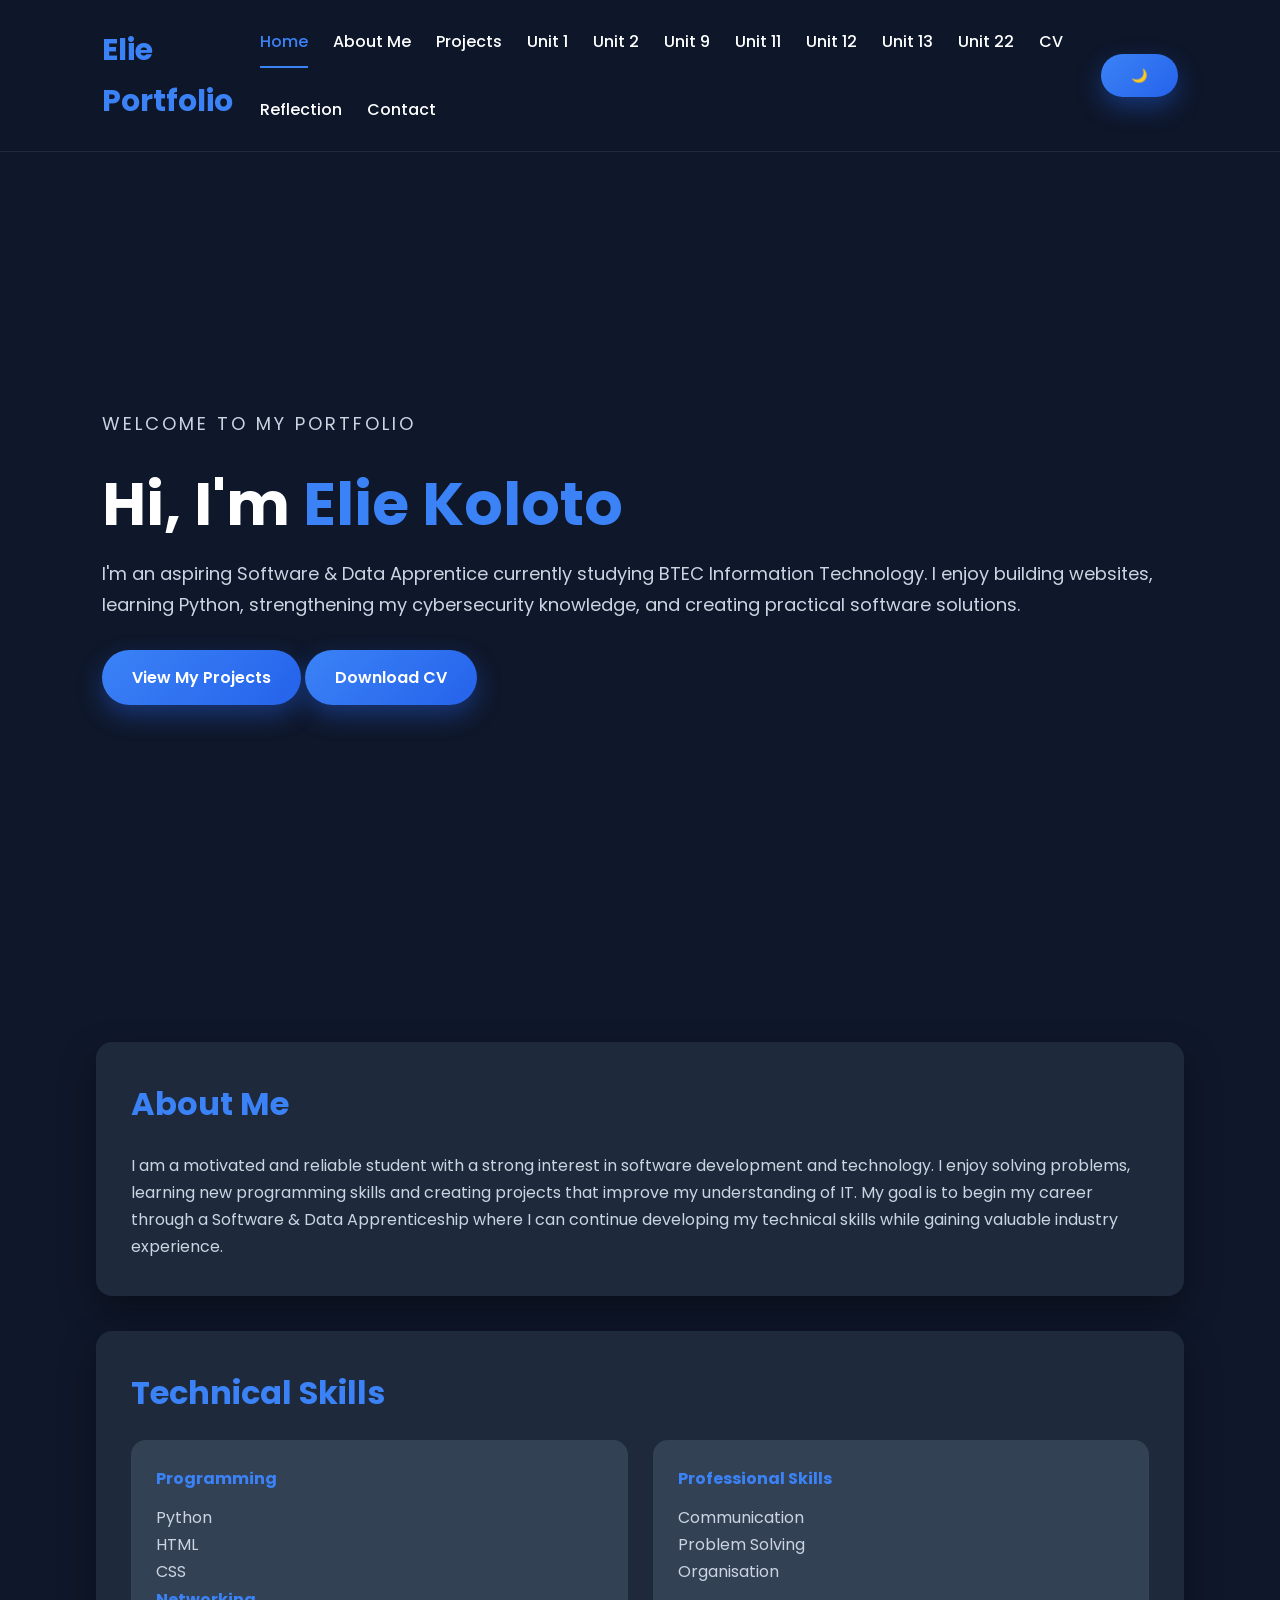
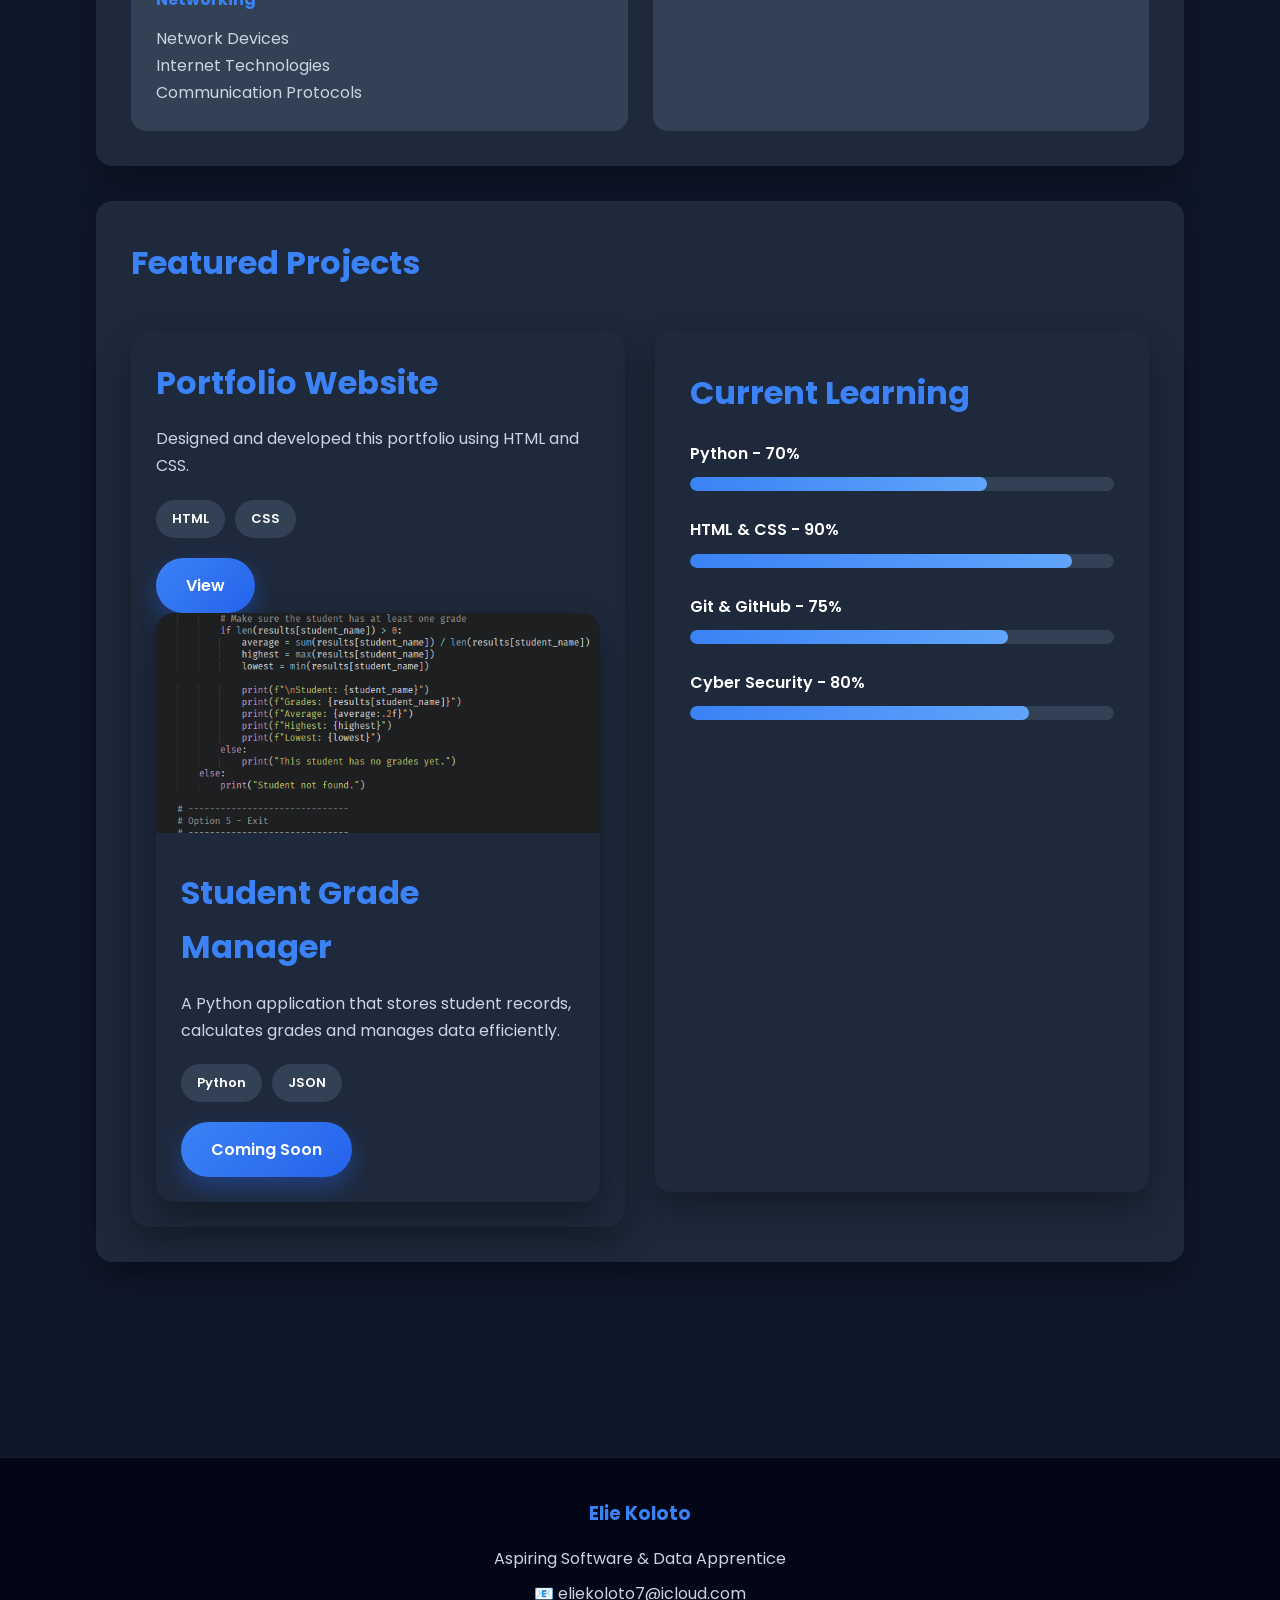
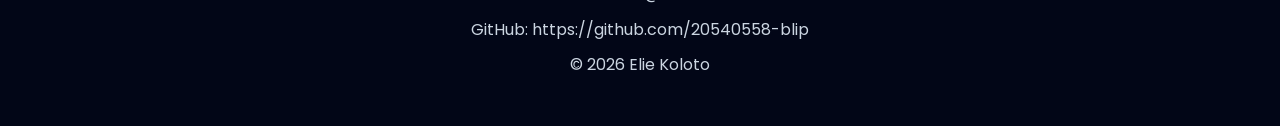
<file: index.html>
<!DOCTYPE html>
<html lang="en">

<head>

<meta charset="UTF-8">
<meta name="viewport" content="width=device-width, initial-scale=1.0">

<title>Elie Koloto | Software Portfolio</title>

<link rel="stylesheet" href="style.css">

</head>

<body>

<header>

<h1>Elie Portfolio</h1>

<nav>

<a href="index.html" class="active">Home</a>
<a href="about_me.html">About Me</a>
<a href="projects.html">Projects</a>

<a href="unit1.html">Unit 1</a>
<a href="unit2.html">Unit 2</a>
<a href="unit9.html">Unit 9</a>
<a href="unit11.html">Unit 11</a>
<a href="unit12.html">Unit 12</a>
<a href="unit13.html">Unit 13</a>
<a href="unit22.html">Unit 22</a>

<a href="cv.html">CV</a>

<a href="reflection.html">Reflection</a>

<a href="contact.html">Contact</a>

</nav>

<button onclick="toggleDarkMode()" class="btn">
🌙
</button>

</header>

<!-- HERO -->

<section class="hero fade">

<div class="hero-text">

<p class="small-title">

WELCOME TO MY PORTFOLIO

</p>

<h2>

Hi, I'm

<span>Elie Koloto</span>

</h2>

<p>

I'm an aspiring Software & Data Apprentice currently studying
BTEC Information Technology. I enjoy building websites,
learning Python, strengthening my cybersecurity knowledge,
and creating practical software solutions.

</p>

<a href="projects.html" class="btn">

View My Projects

</a>

<a href="cv.html" class="btn">

Download CV

</a>

</div>


</section>

<!-- ABOUT -->

<section class="content">

<div class="section">

<h3>About Me</h3>

<p>

I am a motivated and reliable student with a strong interest
in software development and technology. I enjoy solving
problems, learning new programming skills and creating
projects that improve my understanding of IT.

My goal is to begin my career through a Software & Data
Apprenticeship where I can continue developing my technical
skills while gaining valuable industry experience.

</p>

</div>

<!-- SKILLS -->

<div class="section">

<h3>Technical Skills</h3>

<div class="distinction-list">

<div class="distinction-item">

<h4>Programming</h4>

<p>

Python

<br>

HTML

<br>

CSS

</p>

<h4>Networking</h4>

<p>

Network Devices

<br>

Internet Technologies

<br>

Communication Protocols

</p>

</div>

<div class="distinction-item">

<h4>Professional Skills</h4>

<p>

Communication

<br>

Problem Solving

<br>

Organisation

</p>

</div>

</div>

</div>

<!-- FEATURED PROJECTS -->

<div class="section">

<h3>Featured Projects</h3>

<div class="projects">

<div class="project-card">

<div class="project-content">

<h3>Portfolio Website</h3>

<p>

Designed and developed this portfolio using HTML and CSS.

</p>

<div class="tags">

<span class="tag">HTML</span>

<span class="tag">CSS</span>

</div>

<a href="projects.html" class="btn">

View

</a>


<div class="project-card">

<img src="images/averages.png">

<div class="project-content">

<h3>Student Grade Manager</h3>

<p>

A Python application that stores student records,
calculates grades and manages data efficiently.

</p>

<div class="tags">

<span class="tag">Python</span>

<span class="tag">JSON</span>

</div>

<a href="projects.html" class="btn">

Coming Soon

</a>

</div>

</div>

</div>

</div>

<!-- CURRENT LEARNING -->

<div class="section">

<h3>Current Learning</h3>

<div class="skills">

<div class="skill">

<p>Python - 70%</p>

<div class="skill-bar">

<div class="skill-fill"

style="width:70%;">

</div>

</div>

</div>

<div class="skill">

<p>HTML & CSS - 90%</p>

<div class="skill-bar">

<div class="skill-fill"

style="width:90%;">

</div>

</div>

</div>

<div class="skill">

<p>Git & GitHub - 75%</p>

<div class="skill-bar">

<div class="skill-fill"

style="width:75%;">

</div>

</div>

</div>

<div class="skill">

<p>Cyber Security - 80%</p>

<div class="skill-bar">

<div class="skill-fill"

style="width:80%;">

</div>

</div>

</div>

</div>

</div>

</section>

<footer>

<h3>Elie Koloto</h3>

<p>

Aspiring Software & Data Apprentice

</p>

<p>

📧 eliekoloto7@icloud.com

</p>

<p>

GitHub:
https://github.com/20540558-blip

</p>

<p>

© 2026 Elie Koloto

</p>

</footer>

<script>

function toggleDarkMode(){

document.body.classList.toggle("dark-mode");

}

</script>

</body>

</html>
</file>
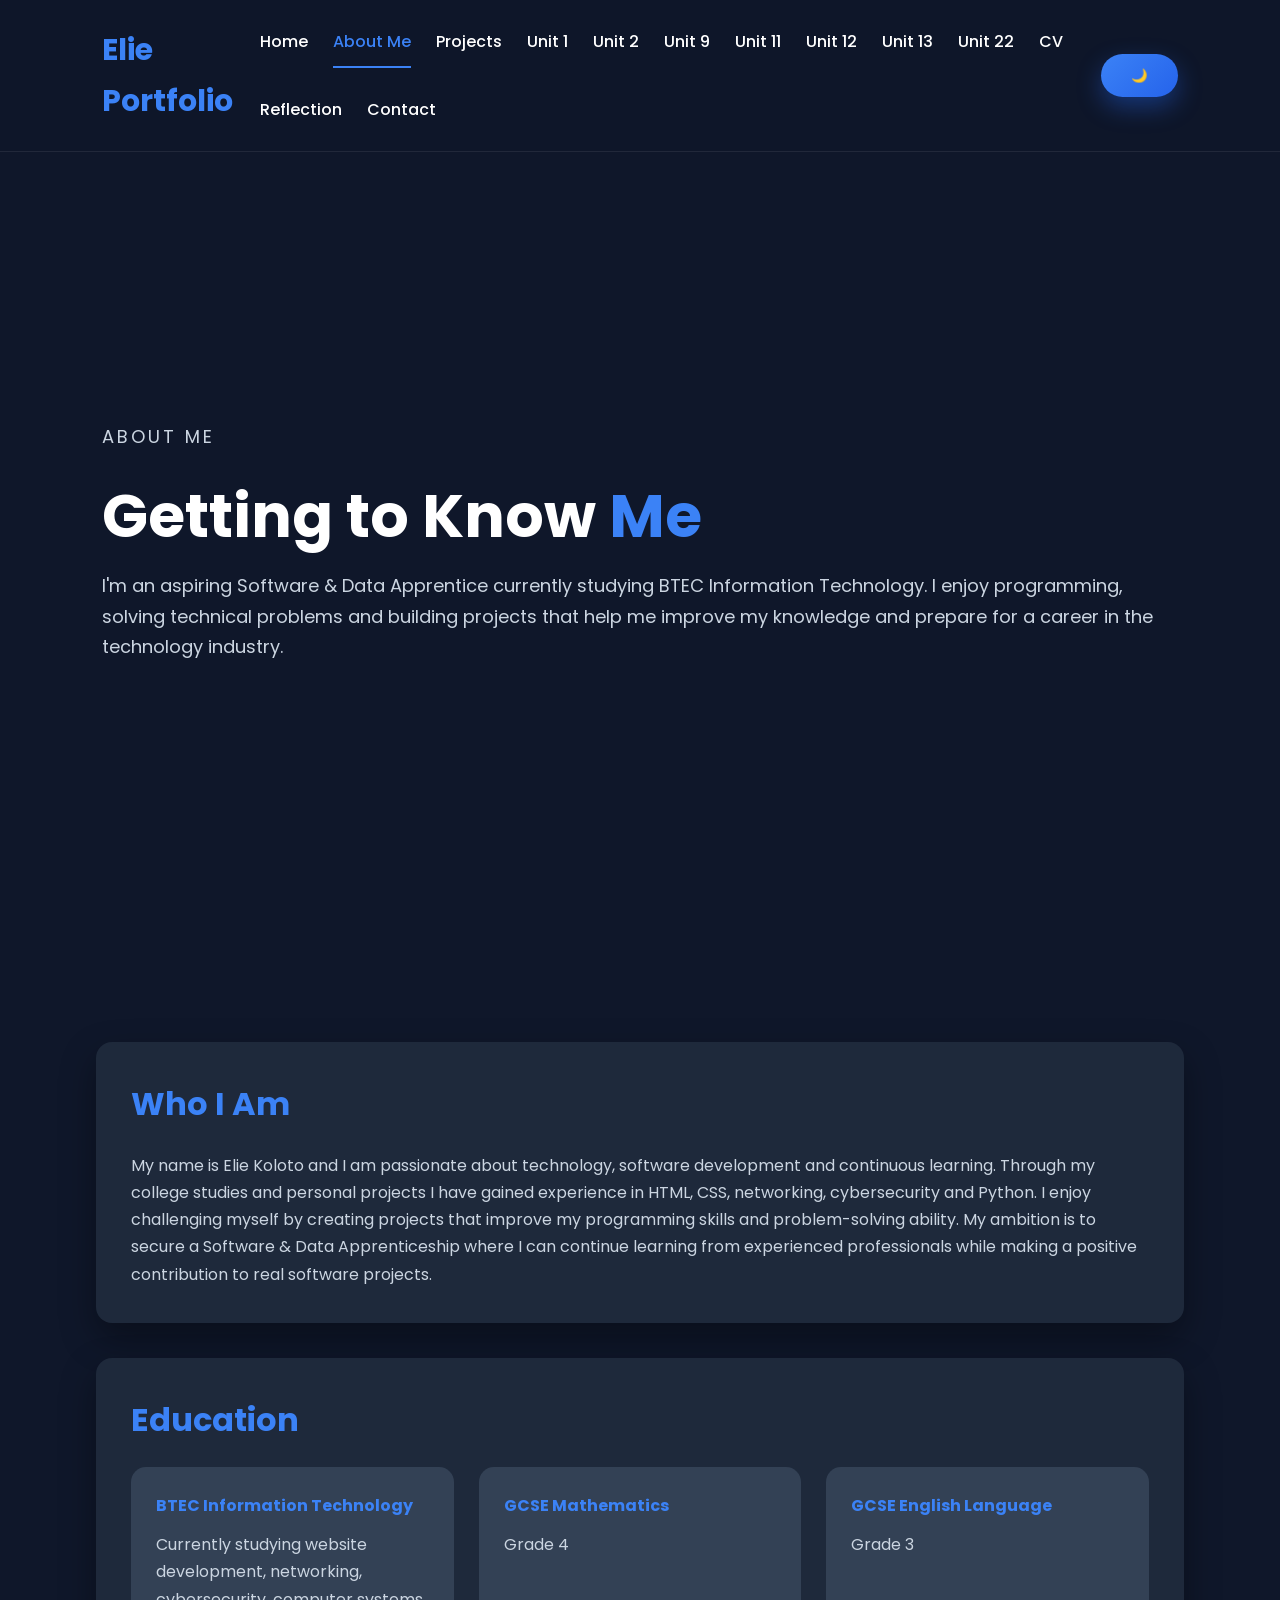
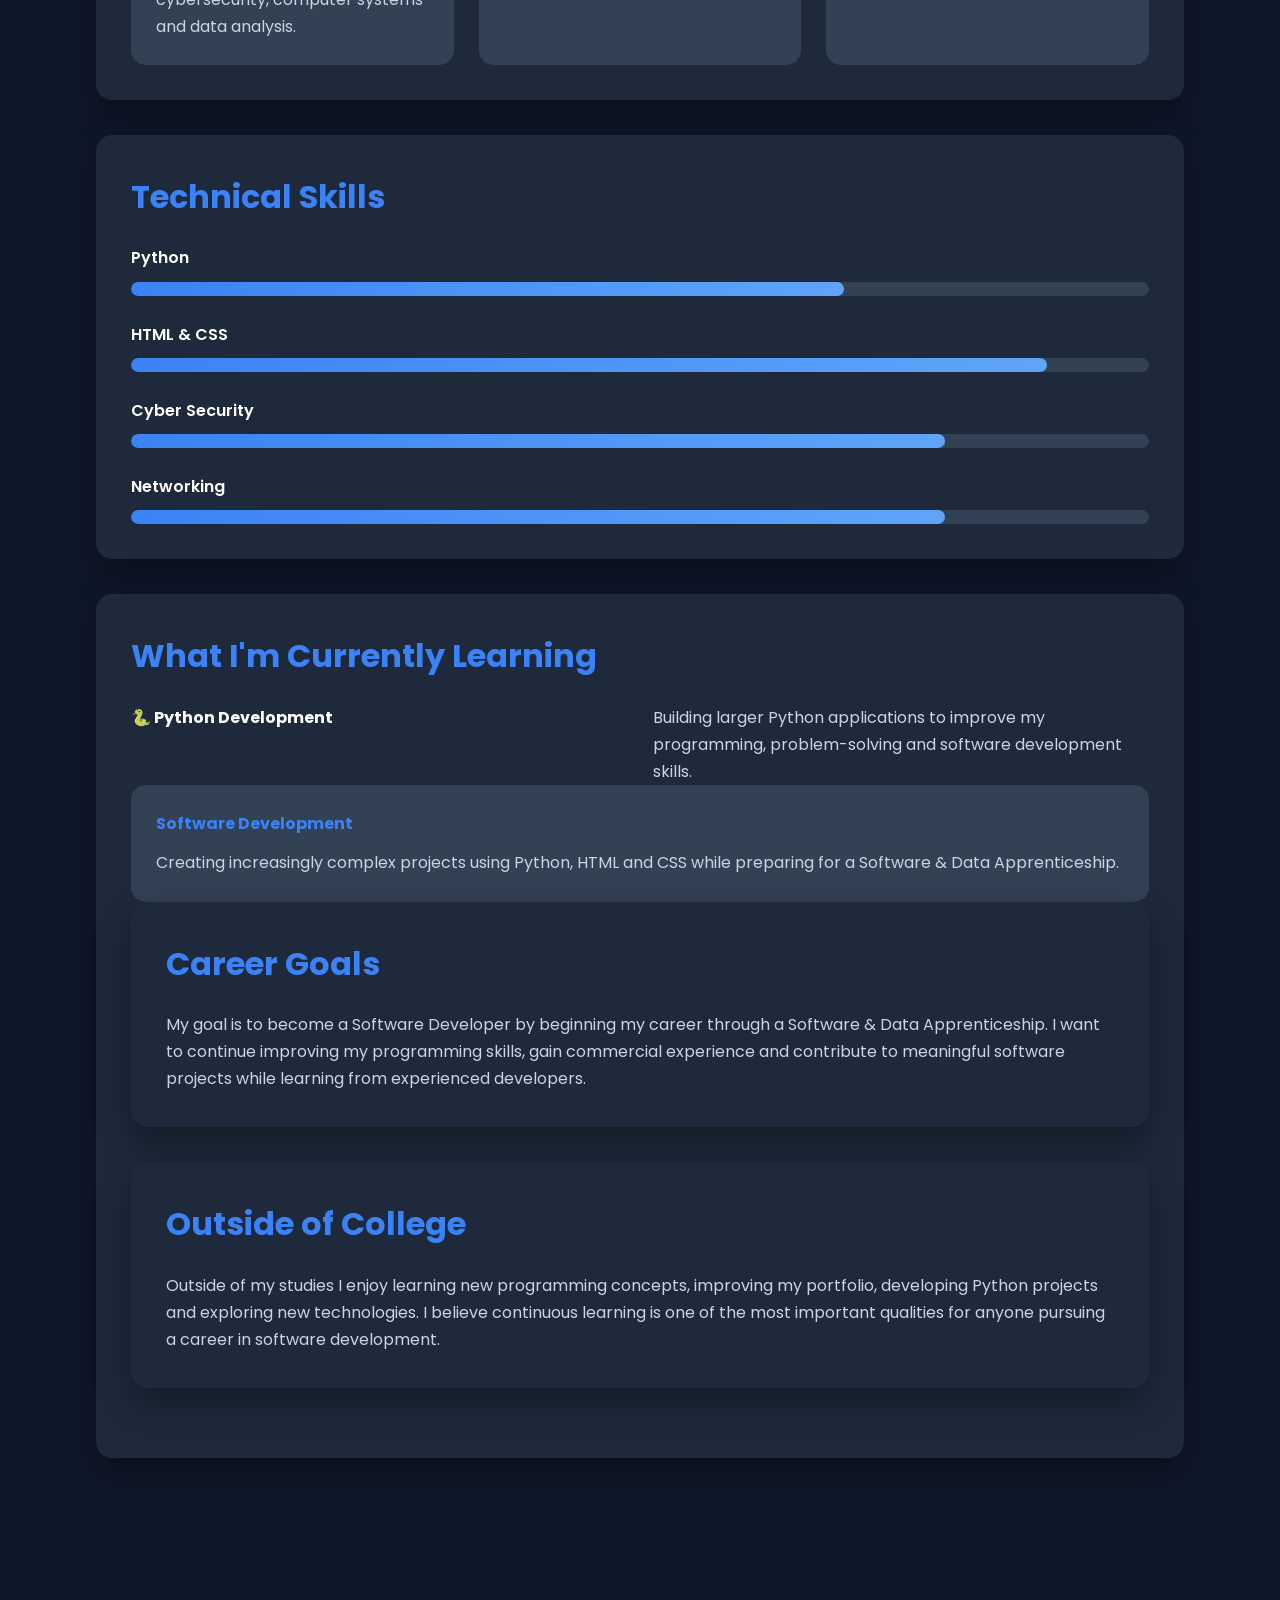
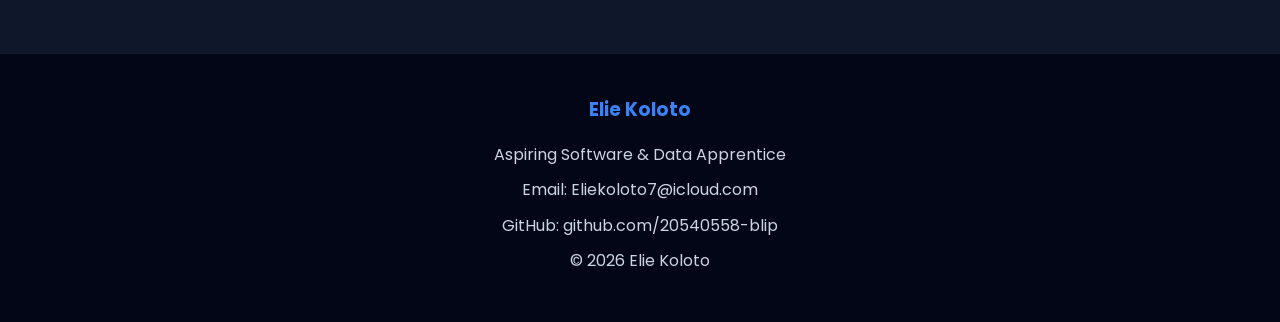
<file: about_me.html>
<!DOCTYPE html>
<html lang="en">

<head>

<meta charset="UTF-8">
<meta name="viewport" content="width=device-width, initial-scale=1.0">

<title>About Me | Elie Portfolio</title>

<link rel="stylesheet" href="style.css">

</head>

<body>

<header>

<h1>Elie Portfolio</h1>

<nav>

<a href="index.html">Home</a>
<a href="about_me.html" class="active">About Me</a>
<a href="projects.html">Projects</a>

<a href="unit1.html">Unit 1</a>
<a href="unit2.html">Unit 2</a>
<a href="unit9.html">Unit 9</a>
<a href="unit11.html">Unit 11</a>
<a href="unit12.html">Unit 12</a>
<a href="unit13.html">Unit 13</a>
<a href="unit22.html">Unit 22</a>

<a href="cv.html">CV</a>
<a href="reflection.html">Reflection</a>
<a href="contact.html">Contact</a>

</nav>

<button onclick="toggleDarkMode()" class="btn">
🌙
</button>

</header>

<!-- HERO -->

<section class="hero fade">

<div class="hero-text">

<p class="small-title">

ABOUT ME

</p>

<h2>

Getting to Know

<span>Me</span>

</h2>

<p>

I'm an aspiring Software & Data Apprentice currently studying
BTEC Information Technology. I enjoy programming, solving
technical problems and building projects that help me improve
my knowledge and prepare for a career in the technology
industry.

</p>

</div>

</section>

<!-- CONTENT -->

<section class="content">

<div class="section">

<h3>Who I Am</h3>

<p>

My name is Elie Koloto and I am passionate about technology,
software development and continuous learning.

Through my college studies and personal projects I have gained
experience in HTML, CSS, networking, cybersecurity and Python.
I enjoy challenging myself by creating projects that improve
my programming skills and problem-solving ability.

My ambition is to secure a Software & Data Apprenticeship where
I can continue learning from experienced professionals while
making a positive contribution to real software projects.

</p>

</div>

<div class="section">

<h3>Education</h3>

<div class="distinction-list">

<div class="distinction-item">

<h4>BTEC Information Technology</h4>

<p>

Currently studying website development,
networking, cybersecurity,
computer systems and data analysis.

</p>

</div>

<div class="distinction-item">

<h4>GCSE Mathematics</h4>

<p>

Grade 4

</p>

</div>

<div class="distinction-item">

<h4>GCSE English Language</h4>

<p>

Grade 3

</p>

</div>

</div>

</div>

<div class="section">

<h3>Technical Skills</h3>

<div class="skills">

<div class="skill">

<p>Python</p>

<div class="skill-bar">

<div class="skill-fill" style="width:70%"></div>

</div>

</div>

<div class="skill">

<p>HTML & CSS</p>

<div class="skill-bar">

<div class="skill-fill" style="width:90%"></div>

</div>

</div>

<div class="skill">

<p>Cyber Security</p>

<div class="skill-bar">

<div class="skill-fill" style="width:80%"></div>

</div>

</div>

<div class="skill">

<p>Networking</p>

<div class="skill-bar">

<div class="skill-fill" style="width:80%"></div>

</div>

</div>

</div>

</div>

<div class="section">

<h3>What I'm Currently Learning</h3>

<div class="distinction-list">

<h4>🐍 Python Development</h4>

<p>

Building larger Python applications to improve my programming,
problem-solving and software development skills.

</p>


</div>

<div class="distinction-item">

<h4>Software Development</h4>

<p>

Creating increasingly complex projects using Python, HTML and
CSS while preparing for a Software & Data Apprenticeship.

</p>

</div>

<div class="section">

<h3>Career Goals</h3>

<p>

My goal is to become a Software Developer by beginning
my career through a Software & Data Apprenticeship.

I want to continue improving my programming skills,
gain commercial experience and contribute to meaningful
software projects while learning from experienced developers.

</p>

</div>

<div class="section">

<h3>Outside of College</h3>

<p>

Outside of my studies I enjoy learning new programming
concepts, improving my portfolio, developing Python
projects and exploring new technologies.

I believe continuous learning is one of the most
important qualities for anyone pursuing a career
in software development.

</p>

</div>

</section>

<footer>

<h3>Elie Koloto</h3>

<p>Aspiring Software & Data Apprentice</p>

<p>Email: Eliekoloto7@icloud.com</p>

<p>GitHub: github.com/20540558-blip</p>

<p>© 2026 Elie Koloto</p>

</footer>

<script>

function toggleDarkMode(){

document.body.classList.toggle("dark-mode");

}

</script>

</body>

</html>
</file>
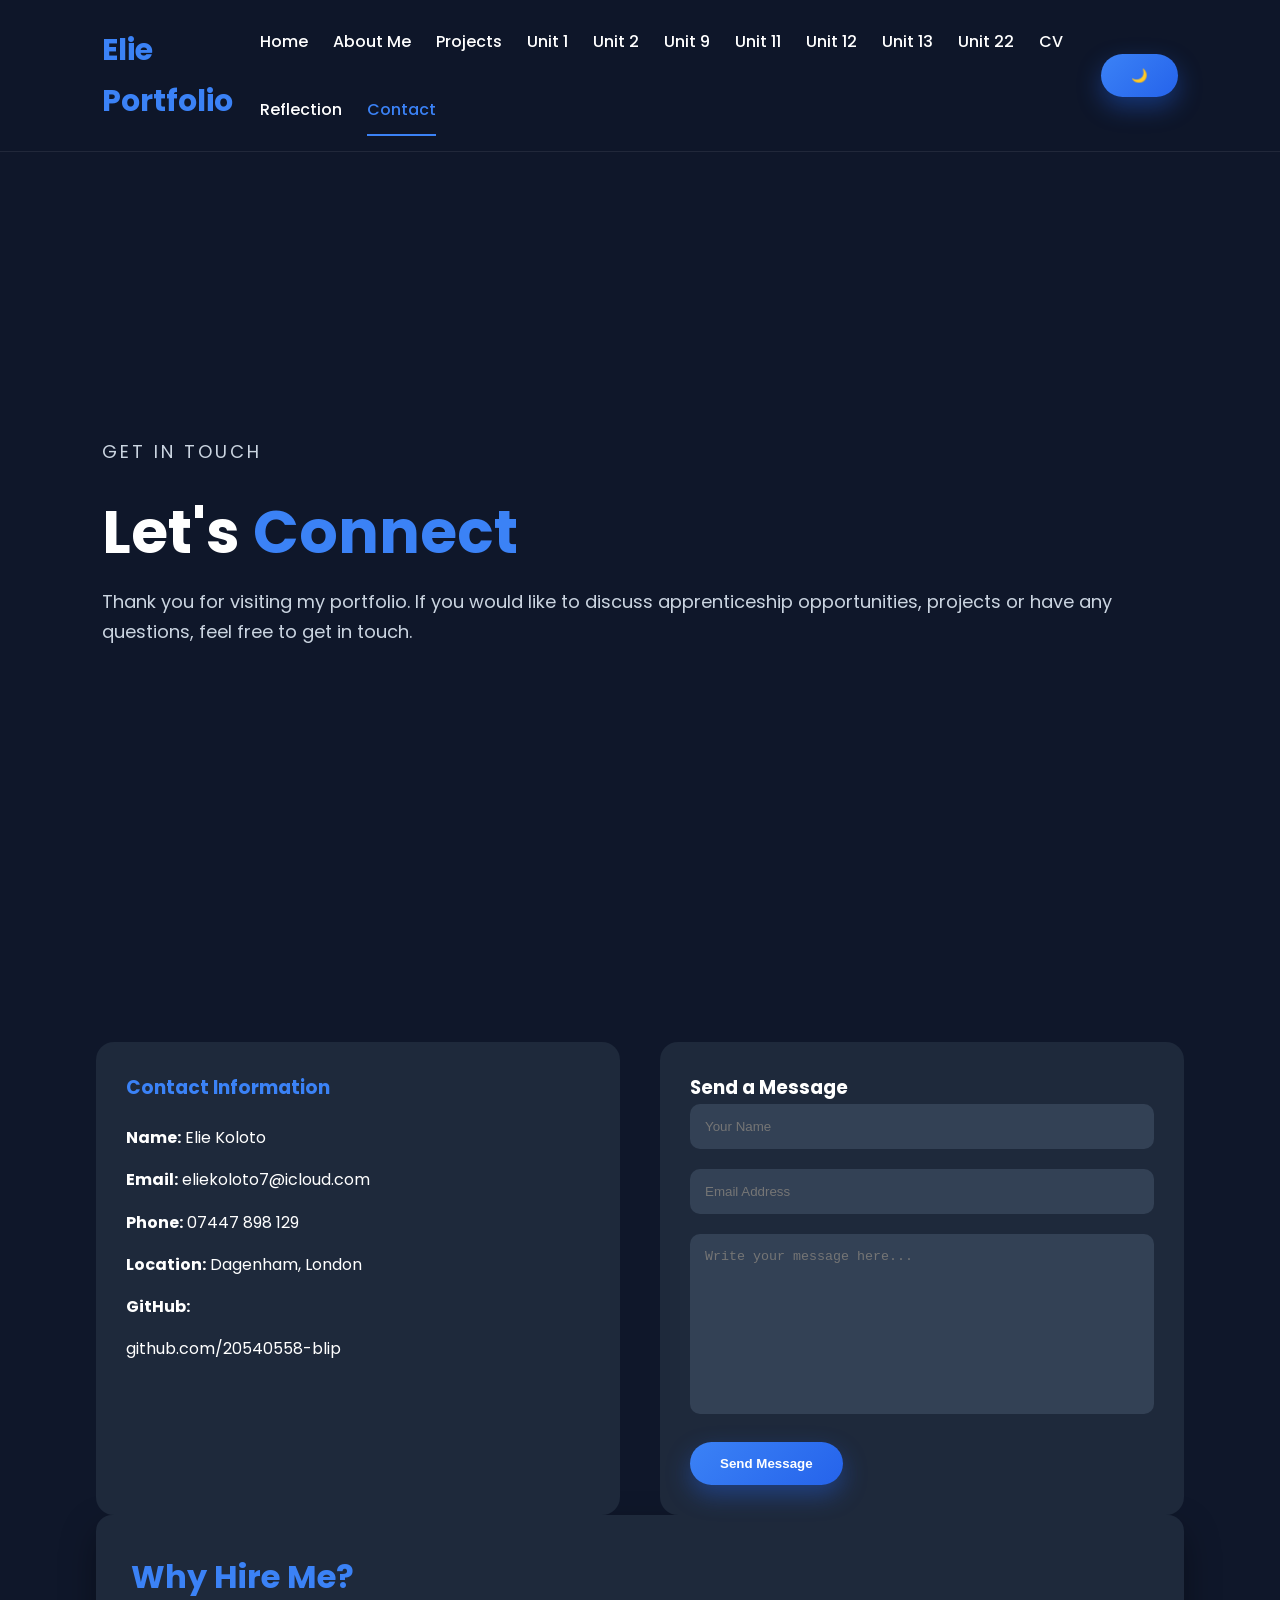
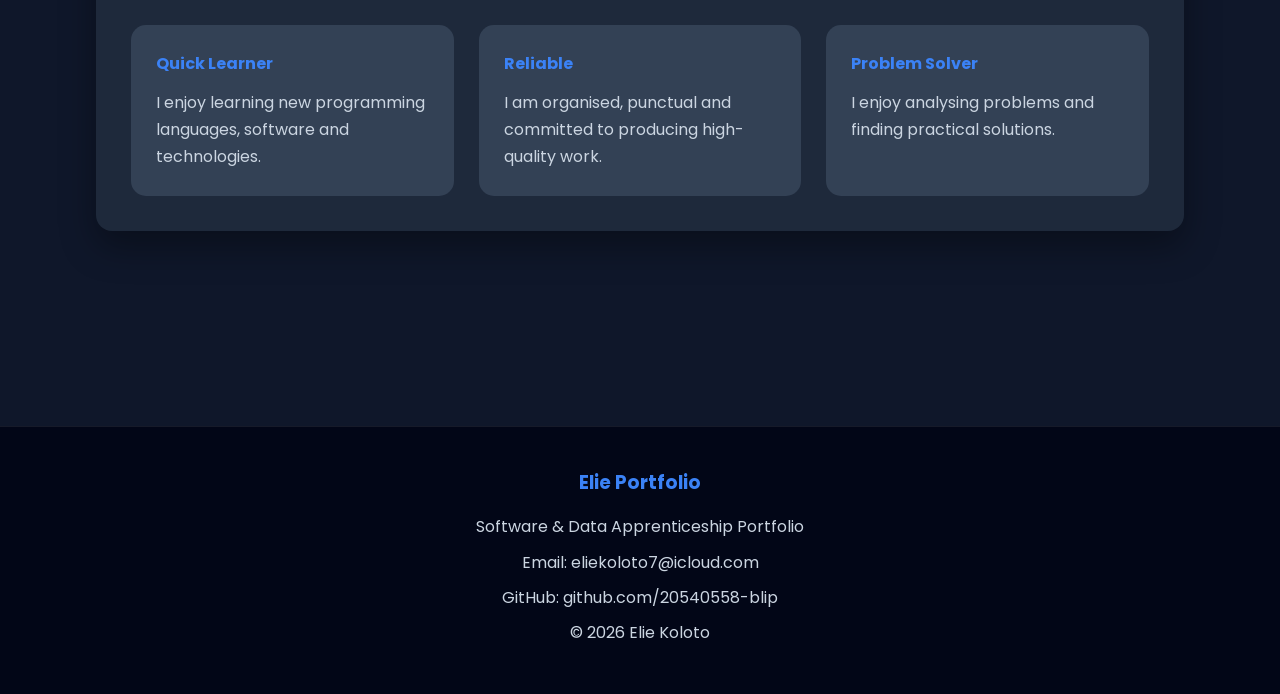
<file: contact.html>
<!DOCTYPE html>
<html lang="en">

<head>

<meta charset="UTF-8">
<meta name="viewport" content="width=device-width, initial-scale=1.0">

<title>Contact | Elie Portfolio</title>

<link rel="stylesheet" href="style.css">

</head>

<body>

<header>

<h1>Elie Portfolio</h1>

<nav>

<a href="index.html">Home</a>
<a href="about_me.html">About Me</a>
<a href="projects.html">Projects</a>

<a href="unit1.html">Unit 1</a>
<a href="unit2.html">Unit 2</a>
<a href="unit9.html">Unit 9</a>
<a href="unit11.html">Unit 11</a>
<a href="unit12.html">Unit 12</a>
<a href="unit13.html">Unit 13</a>
<a href="unit22.html">Unit 22</a>

<a href="cv.html">CV</a>
<a href="reflection.html">Reflection</a>

<a href="contact.html" class="active">Contact</a>

</nav>

<button onclick="toggleDarkMode()" class="btn">
🌙
</button>

</header>

<!-- HERO -->

<section class="hero fade">

<div class="hero-text">

<p class="small-title">

GET IN TOUCH

</p>

<h2>

Let's

<span>Connect</span>

</h2>

<p>

Thank you for visiting my portfolio.

If you would like to discuss apprenticeship opportunities,
projects or have any questions, feel free to get in touch.

</p>

</div>

</section>

<section class="content">

<div class="contact">

<div class="contact-info">

<h3>Contact Information</h3>

<p><strong>Name:</strong> Elie Koloto</p>

<p><strong>Email:</strong> eliekoloto7@icloud.com</p>

<p><strong>Phone:</strong> 07447 898 129</p>

<p><strong>Location:</strong> Dagenham, London</p>

<p><strong>GitHub:</strong></p>

<p>

<a href="https://github.com/20540558-blip" target="_blank">

github.com/20540558-blip

</a>

</p>

</div>

<div class="contact-form">

<h3>Send a Message</h3>

<form>

<input
type="text"
placeholder="Your Name"
required>

<input
type="email"
placeholder="Email Address"
required>

<textarea
placeholder="Write your message here..."
required></textarea>

<button
type="submit"
class="btn">

Send Message

</button>

</form>

</div>

</div>

<div class="section">

<h3>Why Hire Me?</h3>

<div class="distinction-list">

<div class="distinction-item">

<h4>Quick Learner</h4>

<p>

I enjoy learning new programming languages,
software and technologies.

</p>

</div>

<div class="distinction-item">

<h4>Reliable</h4>

<p>

I am organised,
punctual and committed to producing
high-quality work.

</p>

</div>

<div class="distinction-item">

<h4>Problem Solver</h4>

<p>

I enjoy analysing problems
and finding practical solutions.

</p>

</div>

</div>

</div>

</section>

<footer>

<h3>Elie Portfolio</h3>

<p>Software & Data Apprenticeship Portfolio</p>

<p>Email: eliekoloto7@icloud.com</p>

<p>GitHub: github.com/20540558-blip</p>

<p>© 2026 Elie Koloto</p>

</footer>

<script>

function toggleDarkMode(){

document.body.classList.toggle("dark-mode");

}

</script>

</body>
</html>
</file>
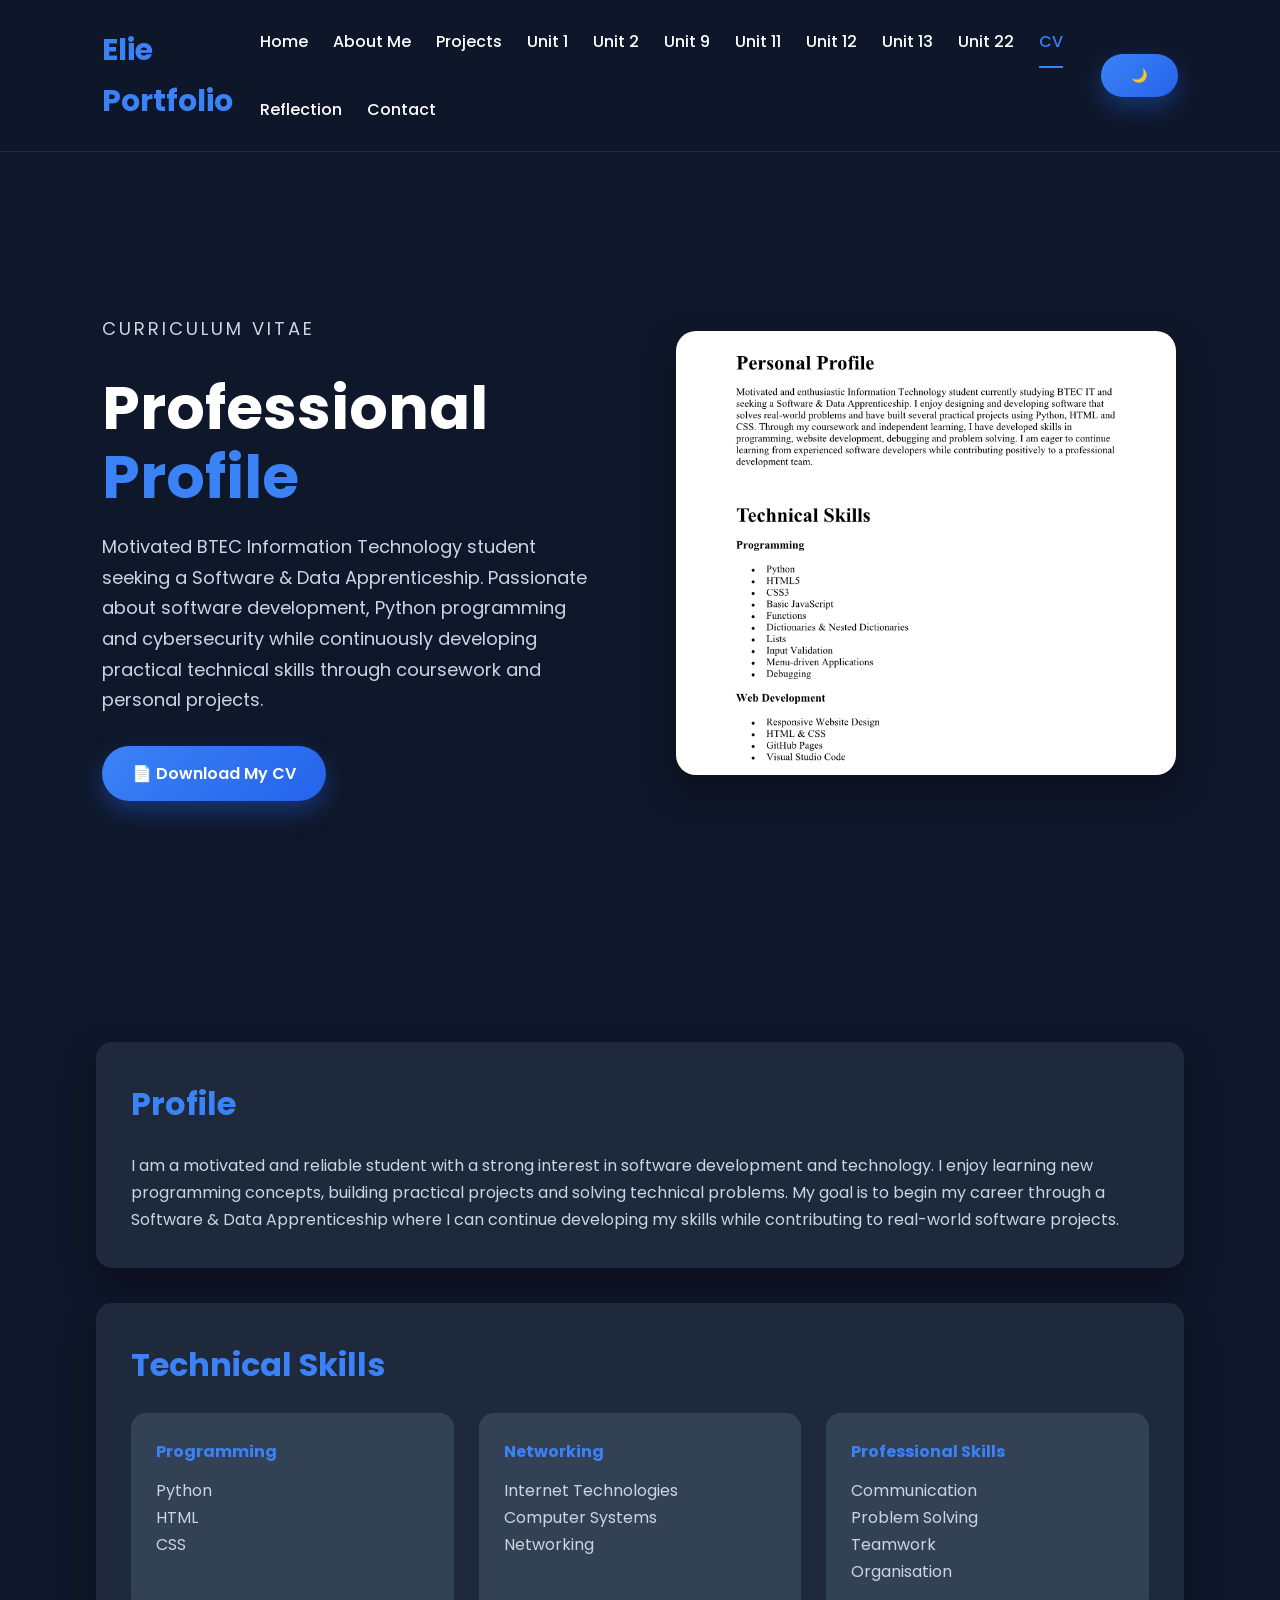
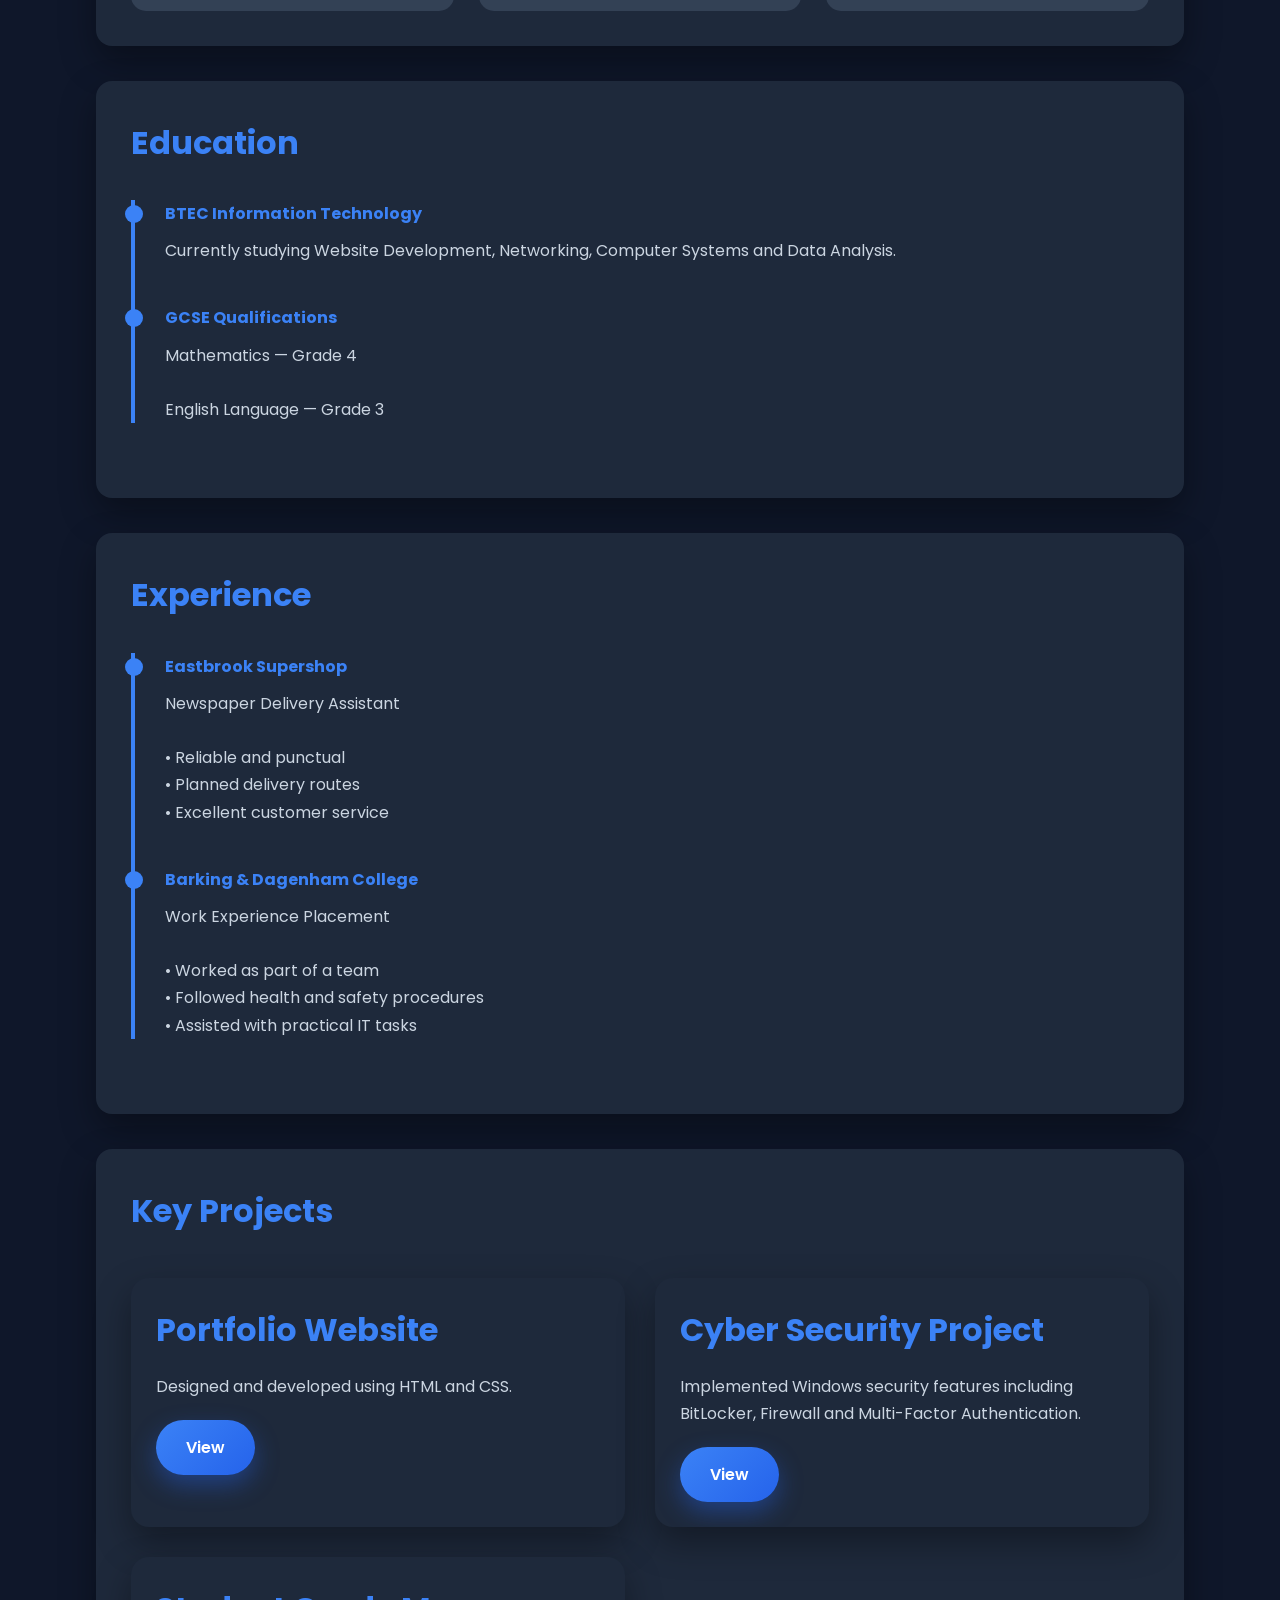
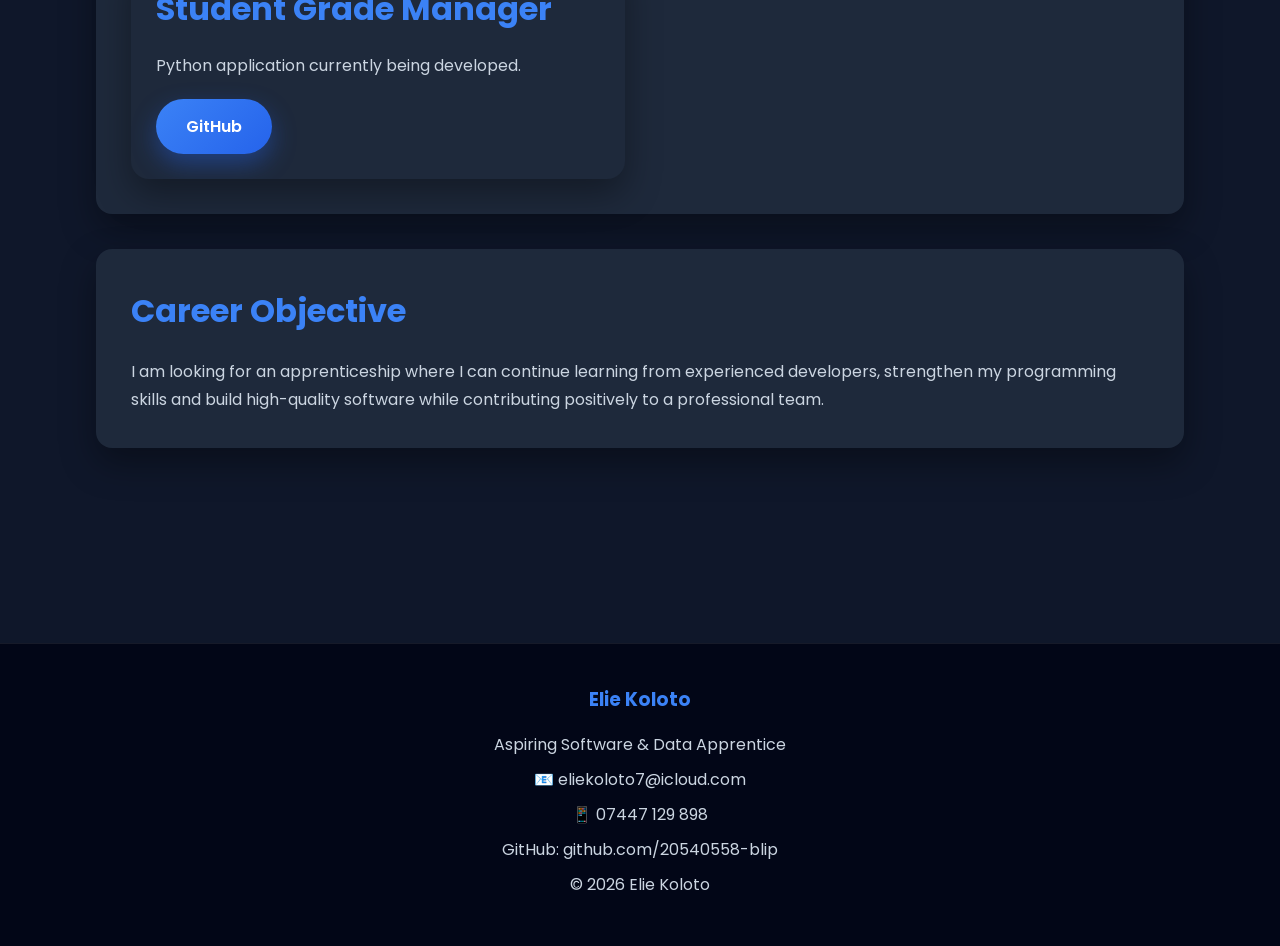
<file: cv.html>
<!DOCTYPE html>
<html lang="en">

<head>

<meta charset="UTF-8">
<meta name="viewport" content="width=device-width, initial-scale=1.0">

<title>CV | Elie Portfolio</title>

<link rel="stylesheet" href="style.css">

</head>

<body>

<header>

<h1>Elie Portfolio</h1>

<nav>

<a href="index.html">Home</a>
<a href="about_me.html">About Me</a>
<a href="projects.html">Projects</a>

<a href="unit1.html">Unit 1</a>
<a href="unit2.html">Unit 2</a>
<a href="unit9.html">Unit 9</a>
<a href="unit11.html">Unit 11</a>
<a href="unit12.html">Unit 12</a>
<a href="unit13.html">Unit 13</a>
<a href="unit22.html">Unit 22</a>

<a href="cv.html" class="active">CV</a>

<a href="reflection.html">Reflection</a>
<a href="contact.html">Contact</a>

</nav>

<button onclick="toggleDarkMode()" class="btn">
🌙
</button>

</header>

<!-- HERO -->

<section class="hero fade">

<div class="hero-text">

<p class="small-title">

CURRICULUM VITAE

</p>

<h2>

Professional

<span>Profile</span>

</h2>

<p>

Motivated BTEC Information Technology student seeking
a Software & Data Apprenticeship. Passionate about
software development, Python programming and
cybersecurity while continuously developing practical
technical skills through coursework and personal
projects.

</p>

<a href="documents/Curriculum vitae.pdf"
download
class="btn">

📄 Download My CV

</a>

</div>

<div class="hero-image">

<img src="images/cv.png" alt="CV">

</div>

</section>

<!-- CONTENT -->

<section class="content">

<div class="section">

<h3>Profile</h3>

<p>

I am a motivated and reliable student with a strong
interest in software development and technology.

I enjoy learning new programming concepts,
building practical projects and solving technical
problems. My goal is to begin my career through a
Software & Data Apprenticeship where I can continue
developing my skills while contributing to real-world
software projects.

</p>

</div>

<div class="section">

<h3>Technical Skills</h3>

<div class="distinction-list">

<div class="distinction-item">

<h4>Programming</h4>

<p>

Python

<br>

HTML

<br>

CSS

</p>

</div>

<div class="distinction-item">

<h4>Networking</h4>

<p>

Internet Technologies

<br>

Computer Systems

<br>

Networking

</p>

</div>

<div class="distinction-item">

<h4>Professional Skills</h4>

<p>

Communication

<br>

Problem Solving

<br>

Teamwork

<br>

Organisation

</p>

</div>

</div>

</div>

<div class="section">

<h3>Education</h3>

<div class="timeline">

<div class="timeline-item">

<h4>BTEC Information Technology</h4>

<p>

Currently studying Website Development,
Networking,
Computer Systems
and Data Analysis.

</p>

</div>

<div class="timeline-item">

<h4>GCSE Qualifications</h4>

<p>

Mathematics — Grade 4

<br><br>

English Language — Grade 3

</p>

</div>

</div>

</div>

<div class="section">

<h3>Experience</h3>

<div class="timeline">

<div class="timeline-item">

<h4>Eastbrook Supershop</h4>

<p>

Newspaper Delivery Assistant

<br><br>

• Reliable and punctual

<br>

• Planned delivery routes

<br>

• Excellent customer service

</p>

</div>

<div class="timeline-item">

<h4>Barking & Dagenham College</h4>

<p>

Work Experience Placement

<br><br>

• Worked as part of a team

<br>

• Followed health and safety procedures

<br>

• Assisted with practical IT tasks

</p>

</div>

</div>

</div>

<div class="section">

<h3>Key Projects</h3>

<div class="projects">

<div class="project-card">

<div class="project-content">

<h3>Portfolio Website</h3>

<p>

Designed and developed using HTML and CSS.

</p>

<a href="projects.html" class="btn">

View

</a>

</div>

</div>

<div class="project-card">

<div class="project-content">

<h3>Cyber Security Project</h3>

<p>

Implemented Windows security features
including BitLocker,
Firewall
and Multi-Factor Authentication.

</p>

<a href="unit22.html" class="btn">

View

</a>

</div>

</div>

<div class="project-card">

<div class="project-content">

<h3>Student Grade Manager</h3>

<p>

Python application currently being developed.

</p>

<a href="projects.html" class="btn">

GitHub

</a>

</div>

</div>

</div>

</div>

<div class="section">

<h3>Career Objective</h3>

<p>

I am looking for an apprenticeship where I can
continue learning from experienced developers,
strengthen my programming skills and build
high-quality software while contributing positively
to a professional team.

</p>

</div>

</section>

<footer>

<h3>Elie Koloto</h3>

<p>Aspiring Software & Data Apprentice</p>

<p>📧 eliekoloto7@icloud.com</p>

<p>📱 07447 129 898</p>

<p>GitHub: github.com/20540558-blip</p>

<p>© 2026 Elie Koloto</p>

</footer>

<script>

function toggleDarkMode(){

document.body.classList.toggle("dark-mode");

}

</script>

</body>

</html>
</file>
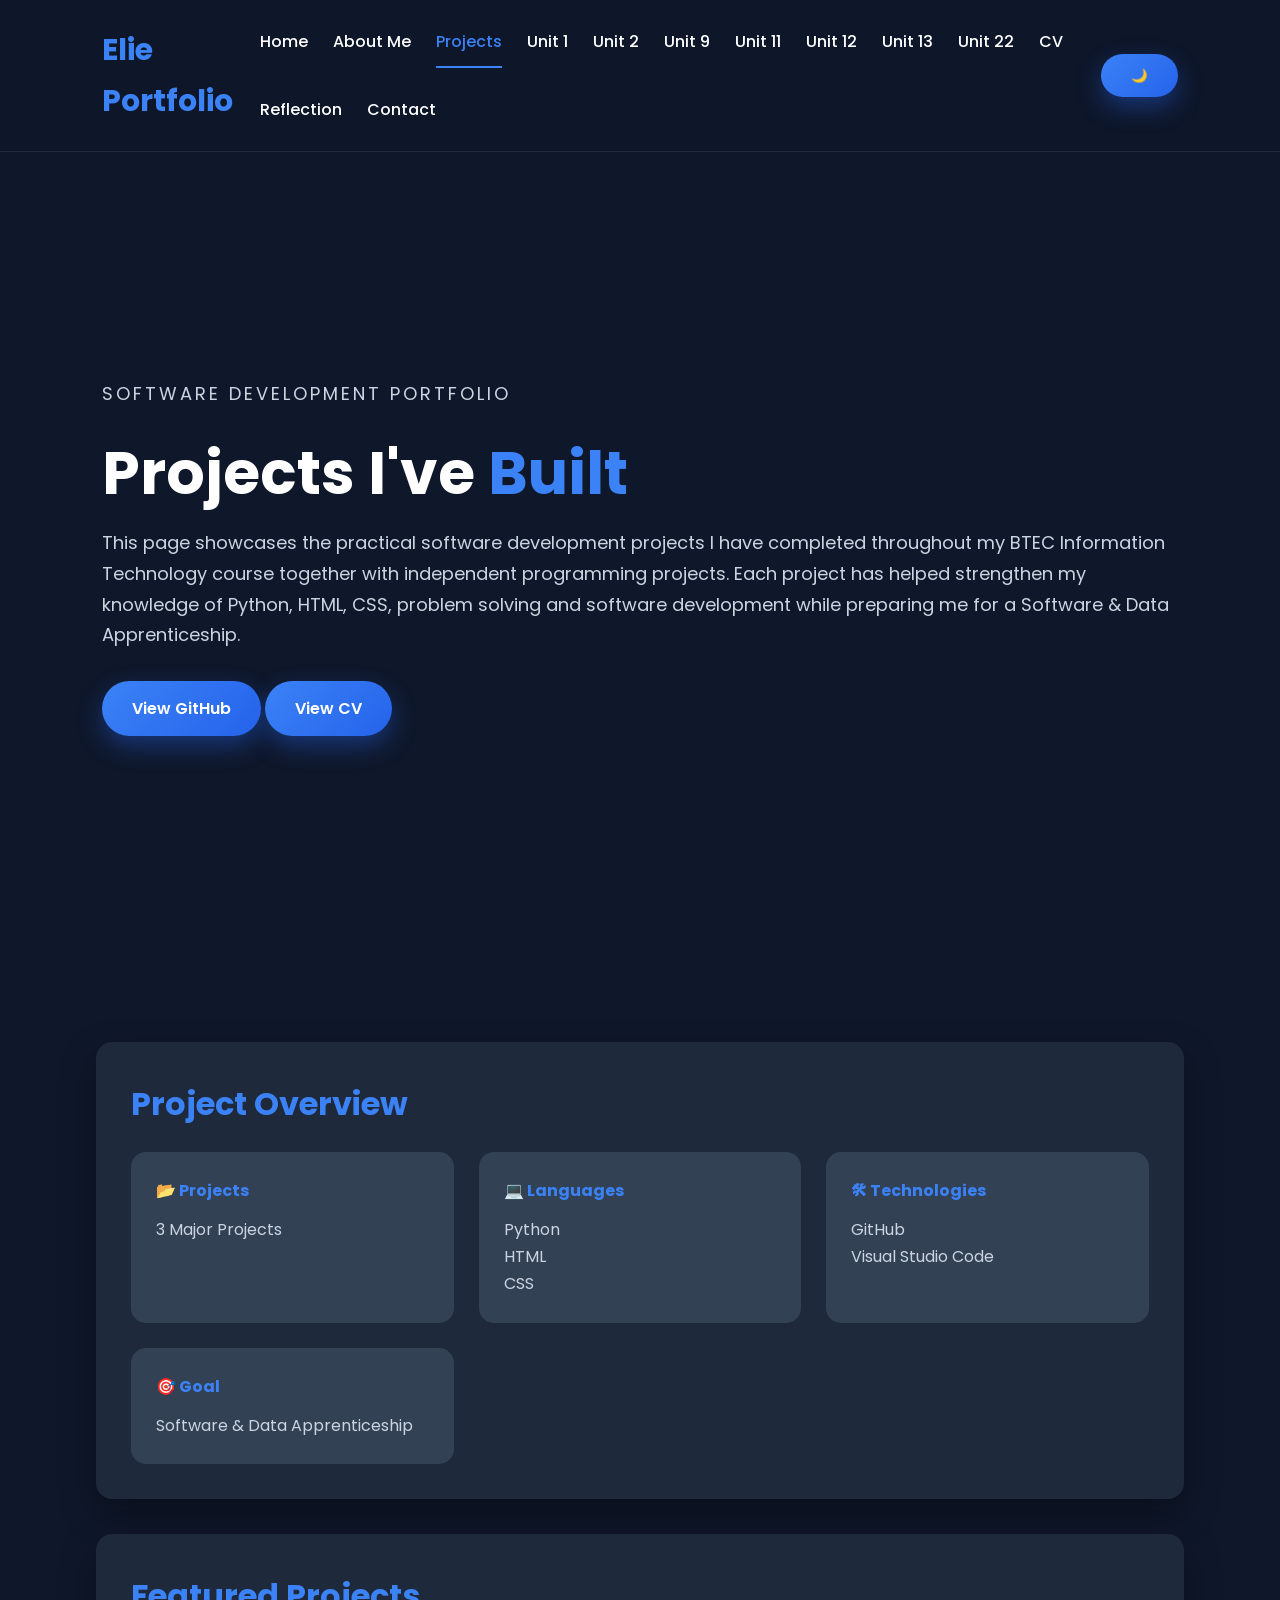
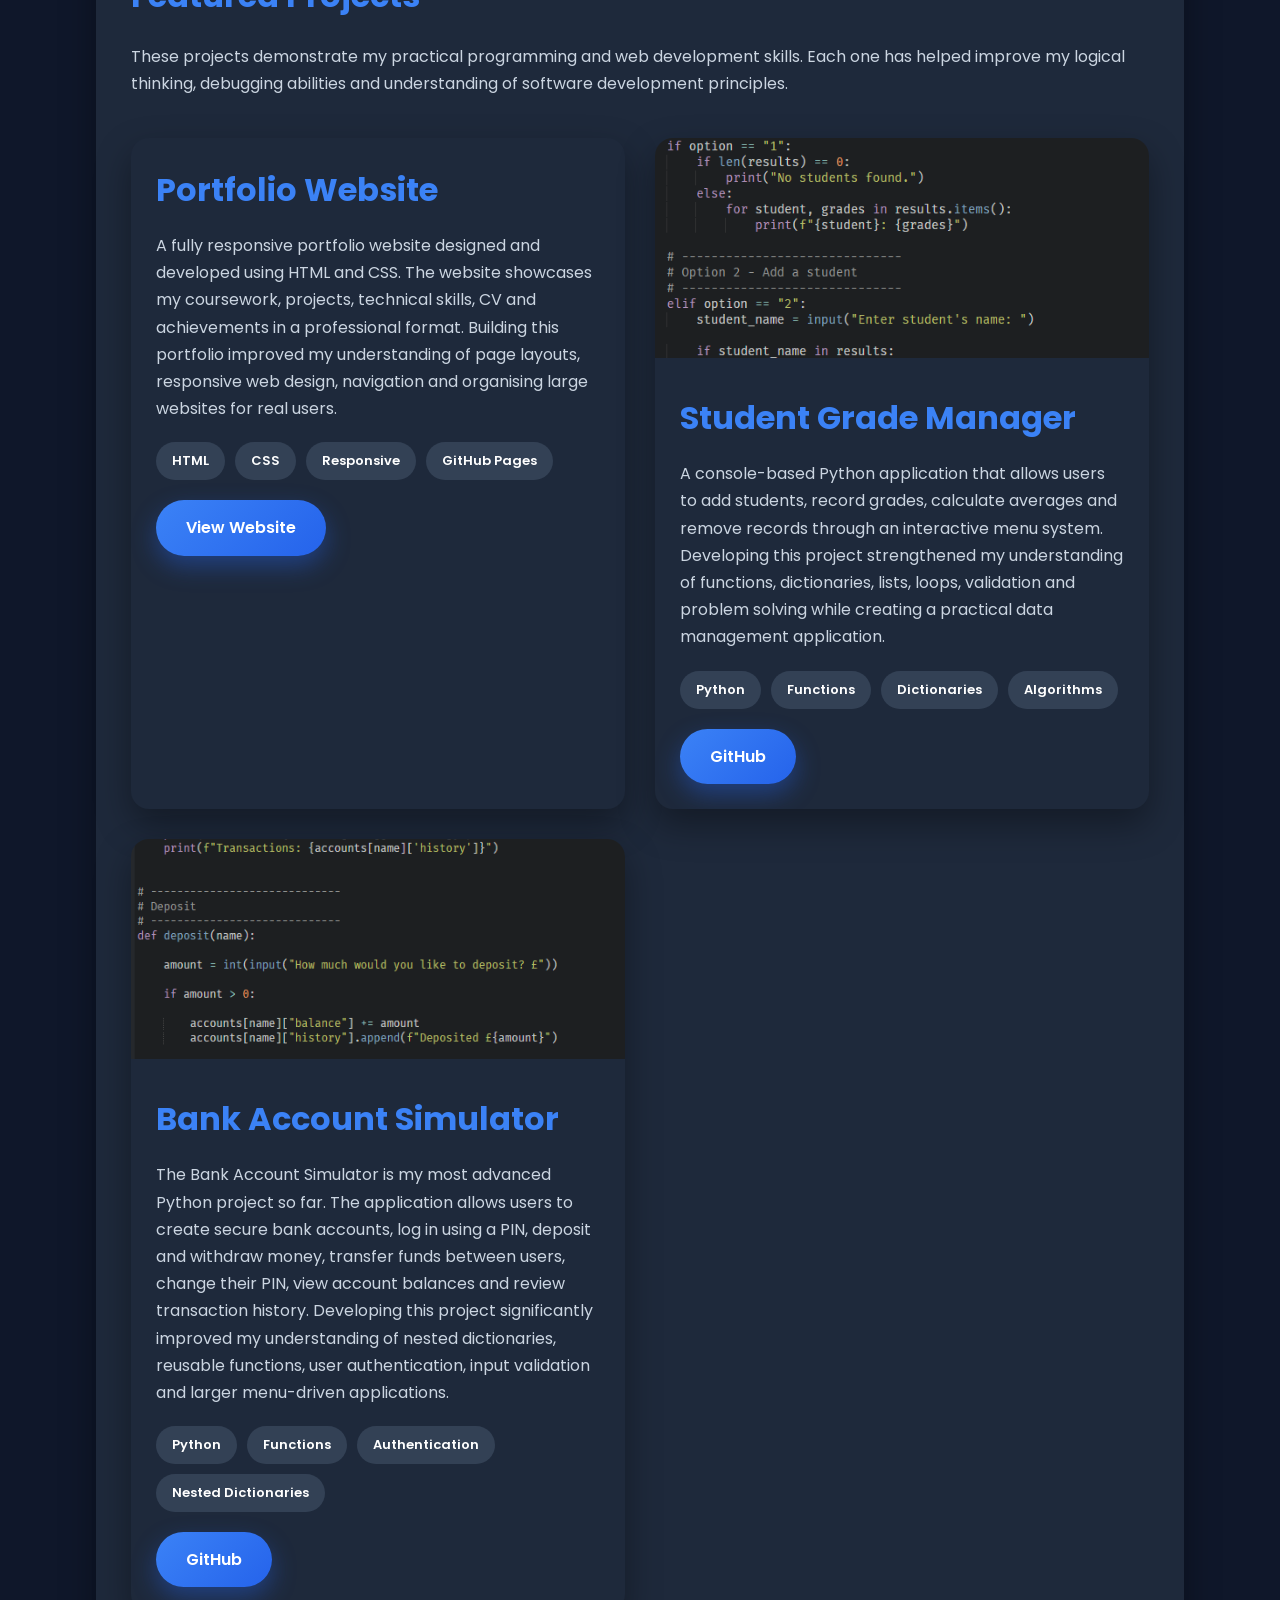
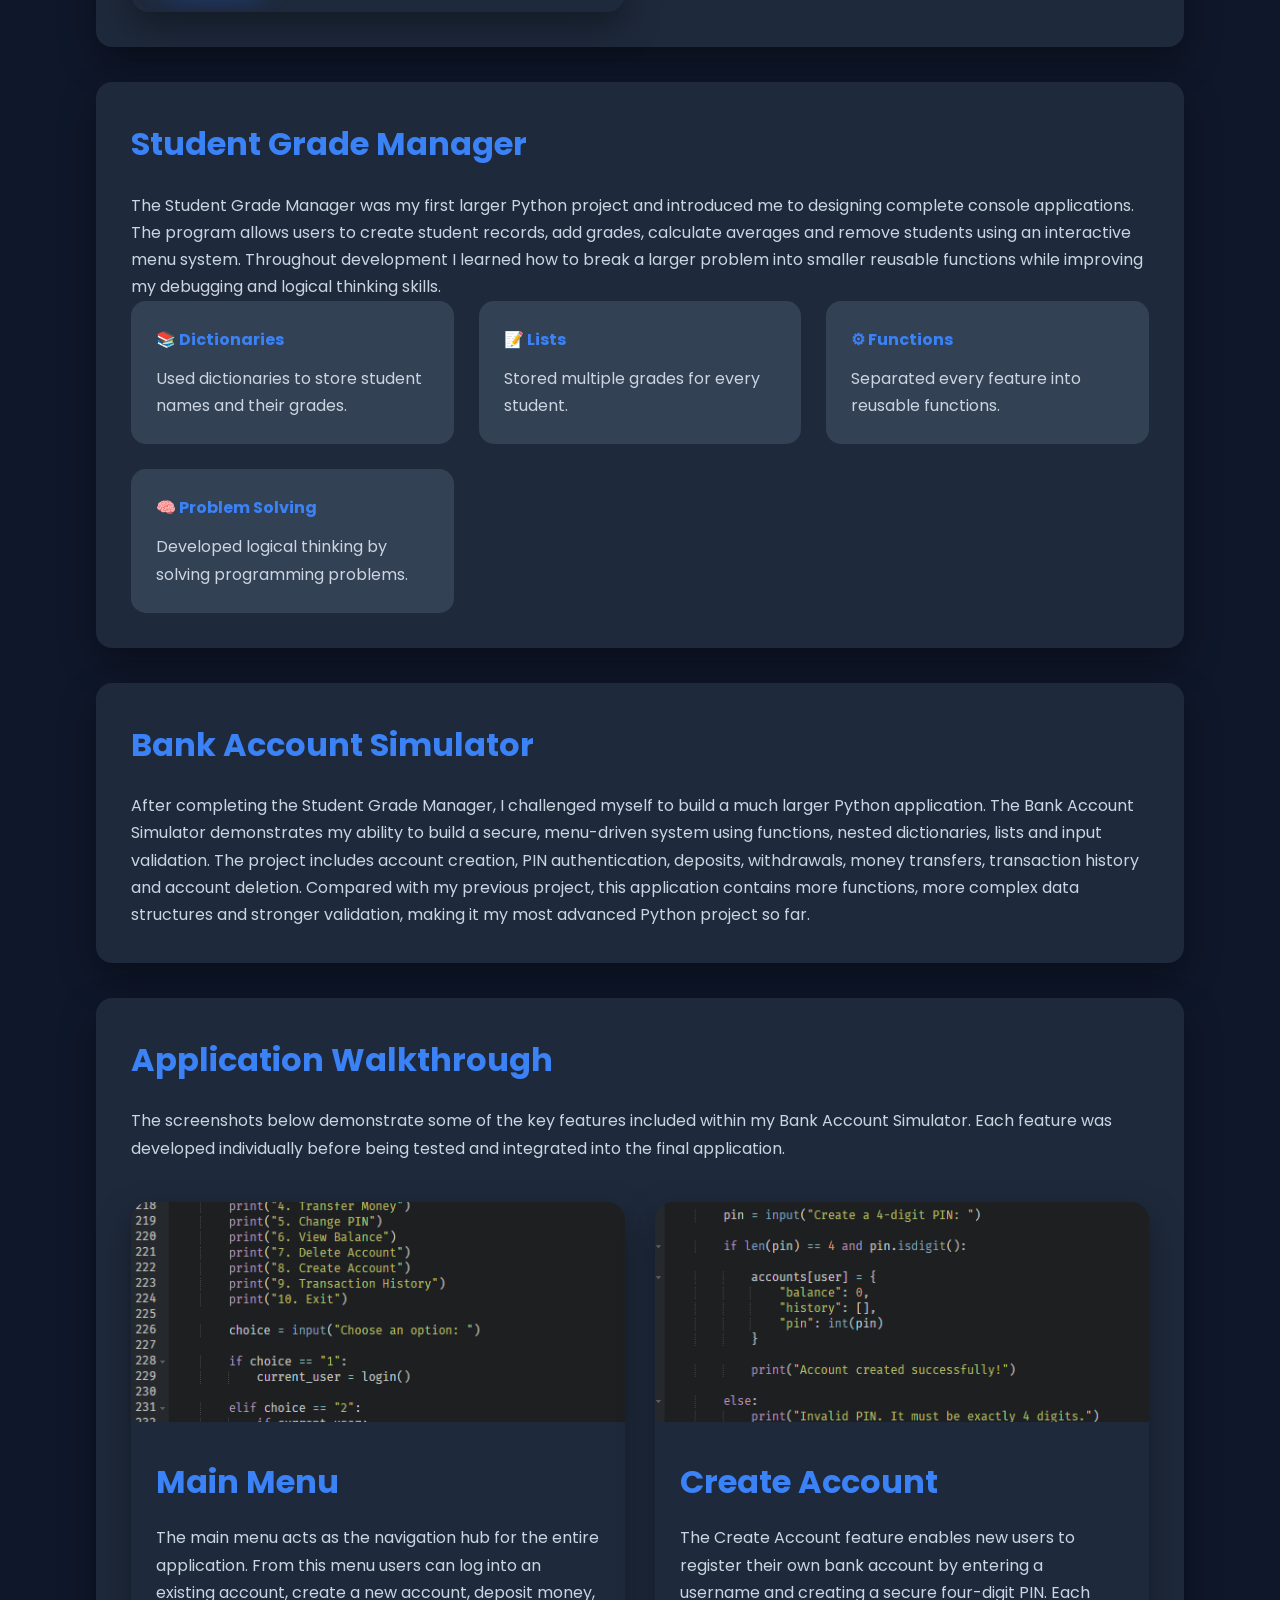
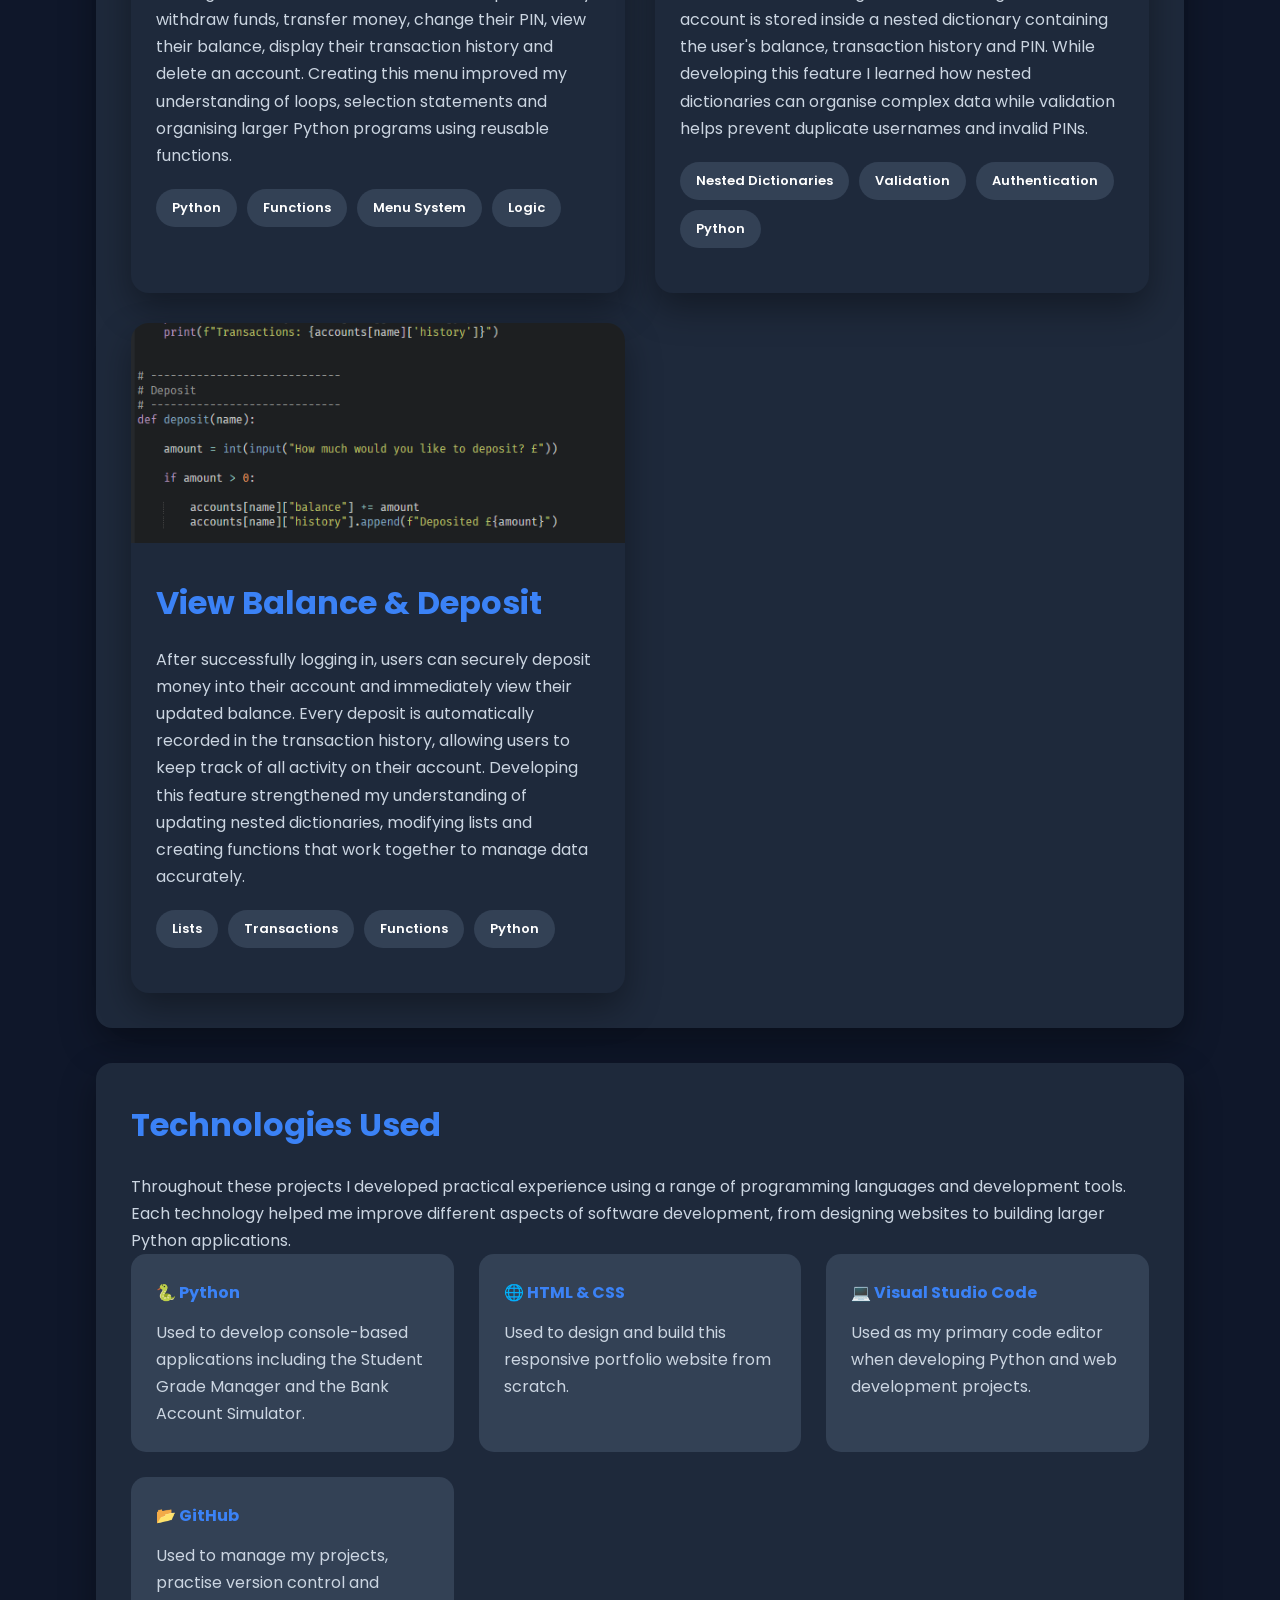
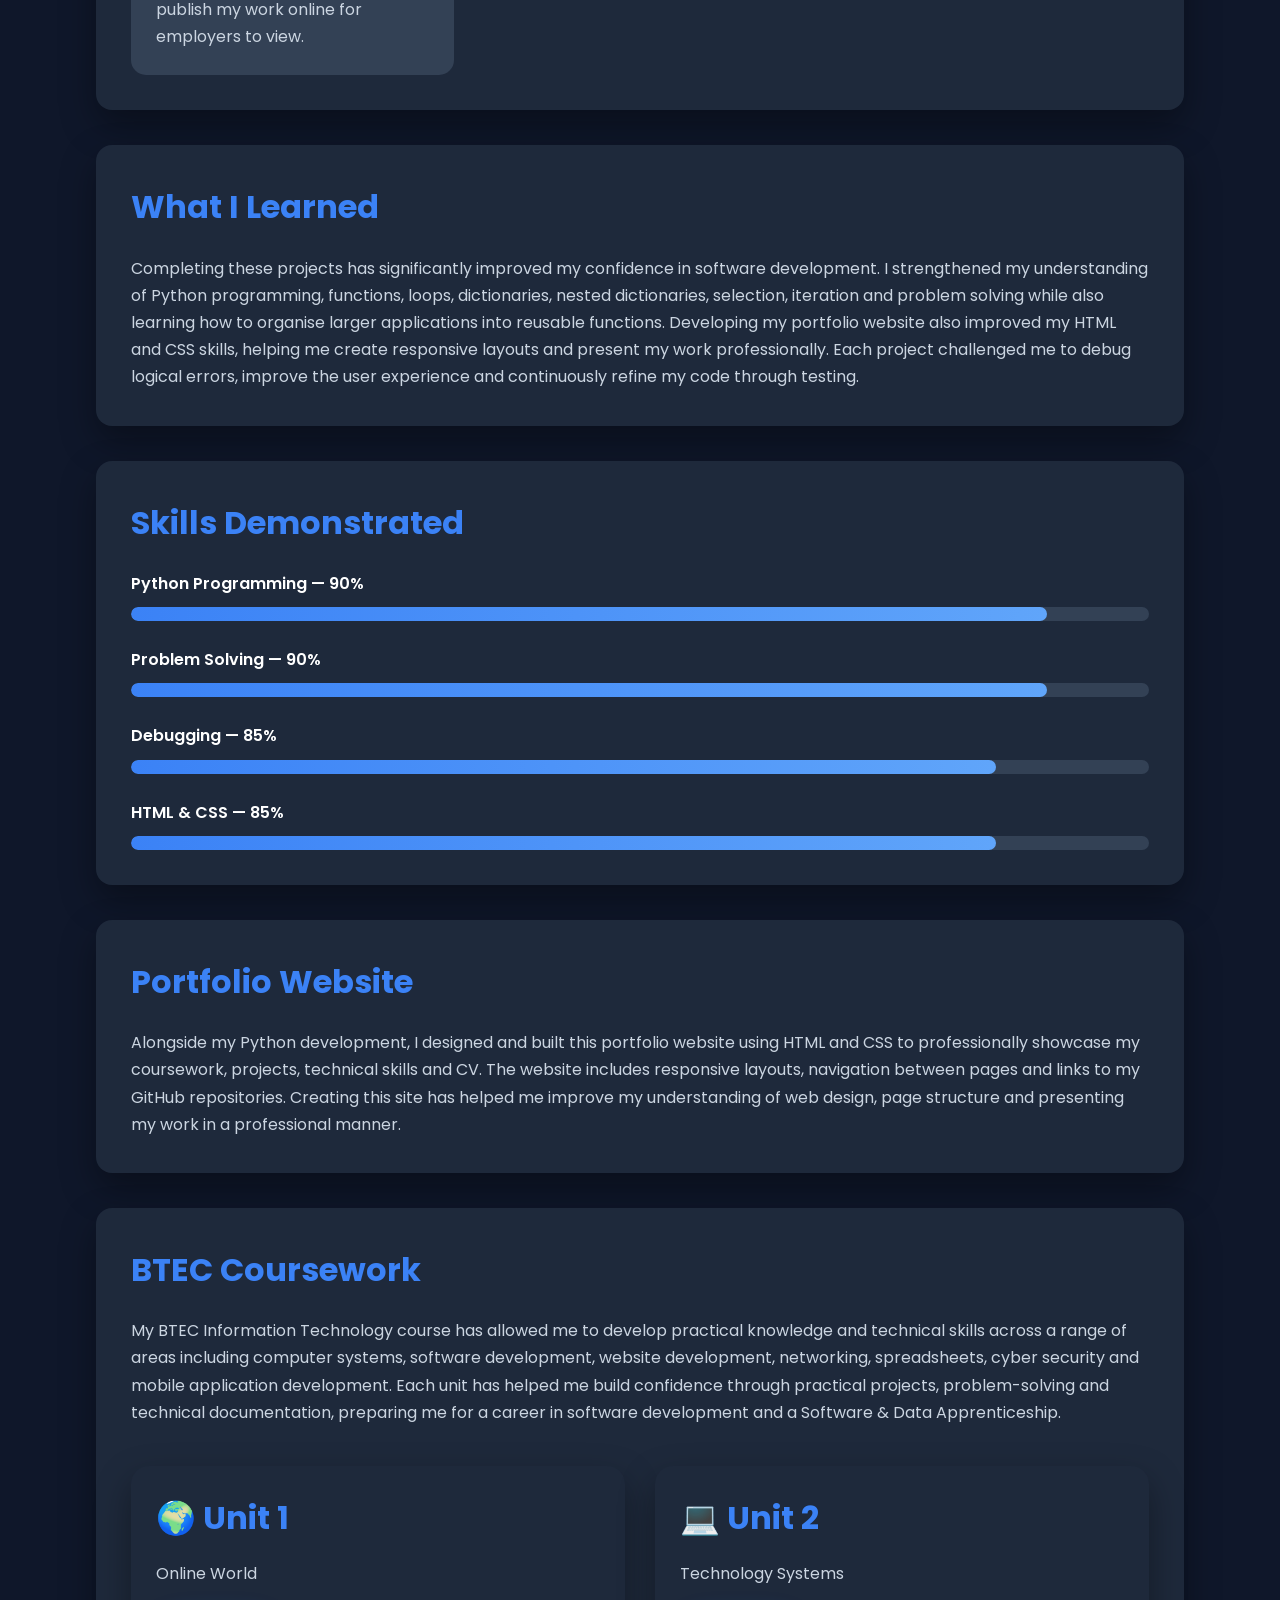
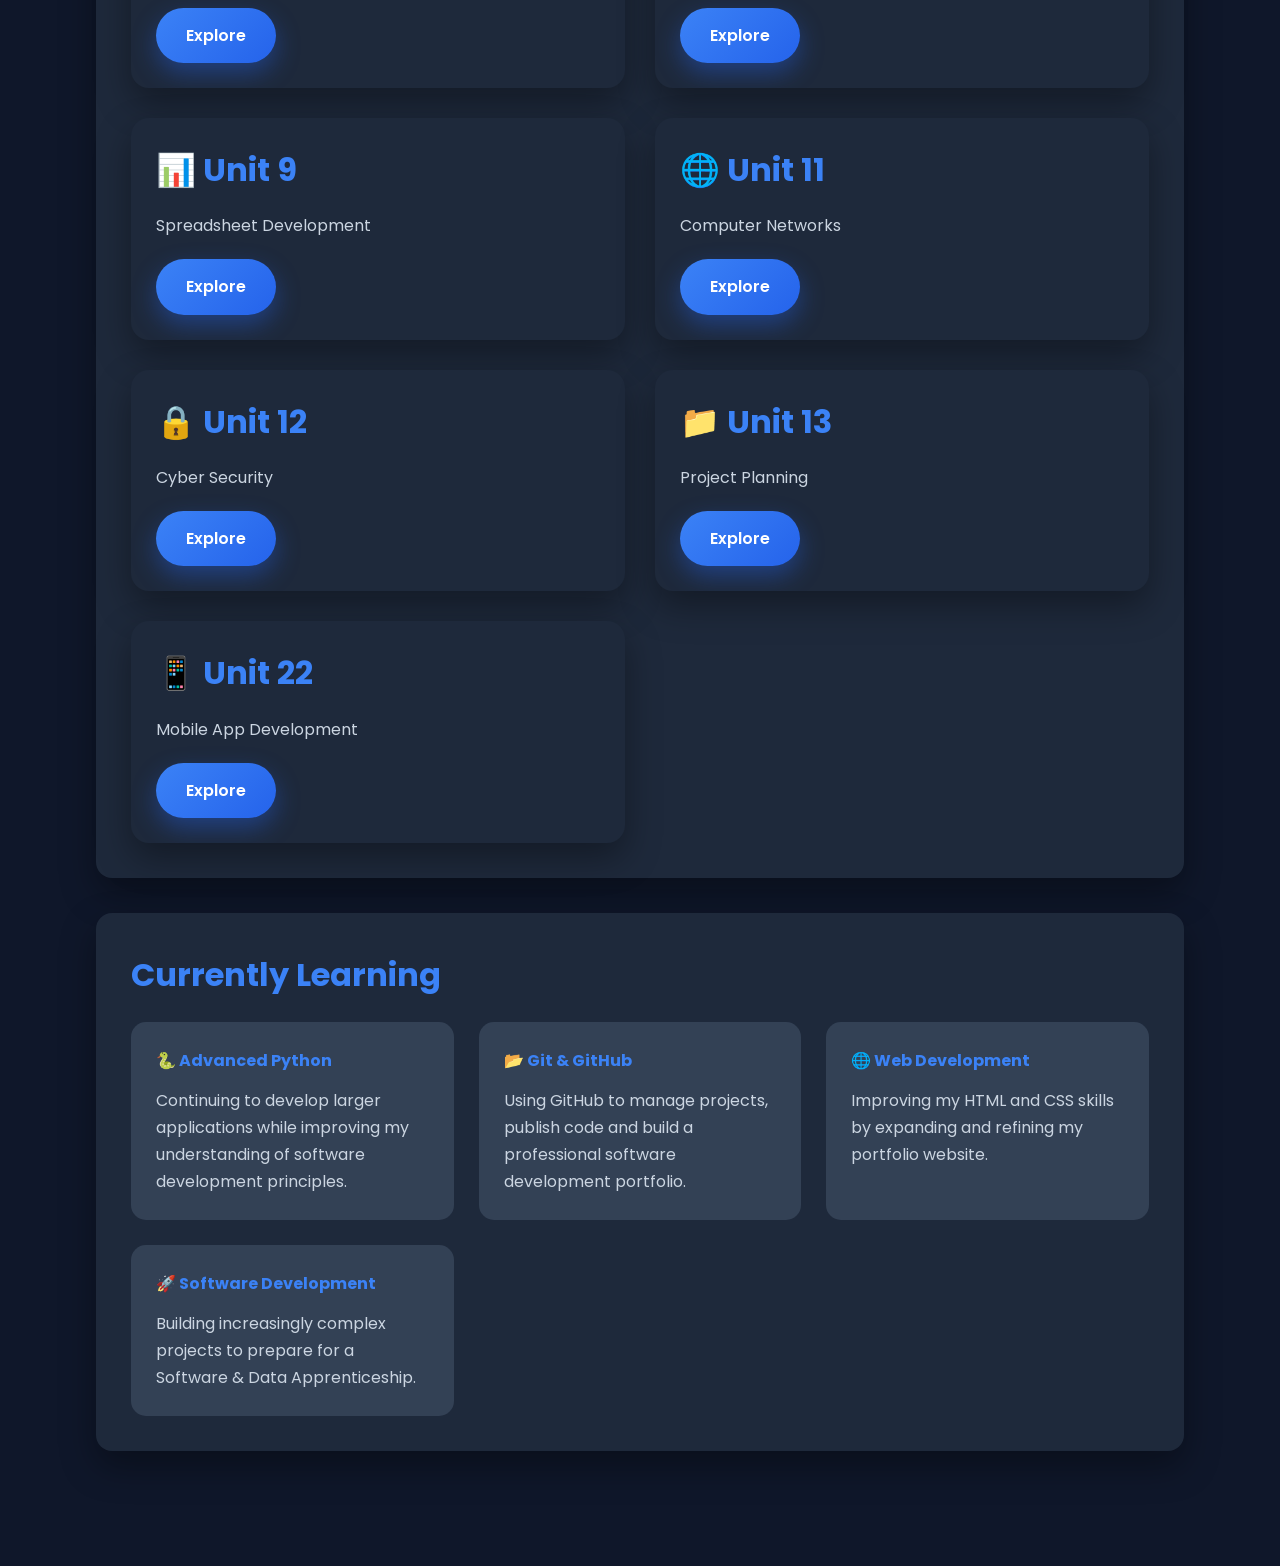
<file: projects.html>
<!DOCTYPE html>
<html lang="en">

<head>

<meta charset="UTF-8">
<meta name="viewport" content="width=device-width, initial-scale=1.0">

<title>Projects | Elie Portfolio</title>

<link rel="stylesheet" href="style.css">

</head>

<body>

<header>

<h1>Elie Portfolio</h1>

<nav>

<a href="index.html">Home</a>
<a href="about_me.html">About Me</a>
<a href="projects.html" class="active">Projects</a>

<a href="unit1.html">Unit 1</a>
<a href="unit2.html">Unit 2</a>
<a href="unit9.html">Unit 9</a>
<a href="unit11.html">Unit 11</a>
<a href="unit12.html">Unit 12</a>
<a href="unit13.html">Unit 13</a>
<a href="unit22.html">Unit 22</a>

<a href="cv.html">CV</a>
<a href="reflection.html">Reflection</a>
<a href="contact.html">Contact</a>

</nav>

<button onclick="toggleDarkMode()" class="btn">
🌙
</button>

</header>

<!-- ===========================
HERO
============================ -->

<section class="hero fade">

<div class="hero-text">

<p class="small-title">

SOFTWARE DEVELOPMENT PORTFOLIO

</p>

<h2>

Projects I've

<span>Built</span>

</h2>

<p>

This page showcases the practical software development
projects I have completed throughout my BTEC Information
Technology course together with independent programming
projects. Each project has helped strengthen my knowledge of
Python, HTML, CSS, problem solving and software development
while preparing me for a Software & Data Apprenticeship.

</p>

<a href="https://github.com/20540558-blip"
target="_blank"
class="btn">

View GitHub

</a>

<a href="cv.html"
class="btn">

View CV

</a>

</div>

</section>

<!-- ===========================
PROJECT OVERVIEW
============================ -->

<section class="content">

<div class="section">

<h3>Project Overview</h3>

<div class="distinction-list">

<div class="distinction-item">

<h4>📂 Projects</h4>

<p>

3 Major Projects

</p>

</div>

<div class="distinction-item">

<h4>💻 Languages</h4>

<p>

Python<br>
HTML<br>
CSS

</p>

</div>

<div class="distinction-item">

<h4>🛠 Technologies</h4>

<p>

GitHub<br>
Visual Studio Code

</p>

</div>

<div class="distinction-item">

<h4>🎯 Goal</h4>

<p>

Software & Data Apprenticeship

</p>

</div>

</div>

</div>

<!-- ===========================
FEATURED PROJECTS
============================ -->

<div class="section">

<h3>Featured Projects</h3>

<p>

These projects demonstrate my practical programming and web
development skills. Each one has helped improve my logical
thinking, debugging abilities and understanding of software
development principles.

</p>

<div class="projects">

<!-- ===========================
PORTFOLIO WEBSITE
============================ -->

<div class="project-card">

<div class="project-content">

<h3>Portfolio Website</h3>

<p>

A fully responsive portfolio website designed and developed
using HTML and CSS.

The website showcases my coursework, projects, technical
skills, CV and achievements in a professional format.

Building this portfolio improved my understanding of page
layouts, responsive web design, navigation and organising
large websites for real users.

</p>

<div class="tags">

<span class="tag">HTML</span>
<span class="tag">CSS</span>
<span class="tag">Responsive</span>
<span class="tag">GitHub Pages</span>

</div>

<a href="index.html"
class="btn">

View Website

</a>

</div>

</div>

<!-- ===========================
STUDENT GRADE MANAGER
============================ -->

<div class="project-card">

<img src="images/view_add_stud.png"
alt="Student Grade Manager">

<div class="project-content">

<h3>Student Grade Manager</h3>

<p>

A console-based Python application that allows users to add
students, record grades, calculate averages and remove
records through an interactive menu system.

Developing this project strengthened my understanding of
functions, dictionaries, lists, loops, validation and
problem solving while creating a practical data management
application.

</p>

<div class="tags">

<span class="tag">Python</span>
<span class="tag">Functions</span>
<span class="tag">Dictionaries</span>
<span class="tag">Algorithms</span>

</div>

<a href="https://github.com/20540558-blip"
target="_blank"
class="btn">

GitHub

</a>

</div>

</div>

<!-- ===========================
BANK ACCOUNT SIMULATOR
============================ -->

<div class="project-card">

<img src="images/view_balance_and_deposit.png"
alt="Bank Account Simulator">

<div class="project-content">

<h3>Bank Account Simulator</h3>

<p>

The Bank Account Simulator is my most advanced Python
project so far.

The application allows users to create secure bank
accounts, log in using a PIN, deposit and withdraw money,
transfer funds between users, change their PIN, view account
balances and review transaction history.

Developing this project significantly improved my
understanding of nested dictionaries, reusable functions,
user authentication, input validation and larger
menu-driven applications.

</p>

<div class="tags">

<span class="tag">Python</span>
<span class="tag">Functions</span>
<span class="tag">Authentication</span>
<span class="tag">Nested Dictionaries</span>

</div>

<a href="https://github.com/20540558-blip"
target="_blank"
class="btn">

GitHub

</a>

</div>

</div>

</div>

</div>

  <!-- ===========================
STUDENT GRADE MANAGER
============================ -->

<div class="section">

<h3>Student Grade Manager</h3>

<p>

The Student Grade Manager was my first larger Python project
and introduced me to designing complete console
applications.

The program allows users to create student records, add
grades, calculate averages and remove students using an
interactive menu system. Throughout development I learned
how to break a larger problem into smaller reusable
functions while improving my debugging and logical thinking
skills.

</p>

<div class="distinction-list">

<div class="distinction-item">

<h4>📚 Dictionaries</h4>

<p>

Used dictionaries to store student names and their grades.

</p>

</div>

<div class="distinction-item">

<h4>📝 Lists</h4>

<p>

Stored multiple grades for every student.

</p>

</div>

<div class="distinction-item">

<h4>⚙ Functions</h4>

<p>

Separated every feature into reusable functions.

</p>

</div>

<div class="distinction-item">

<h4>🧠 Problem Solving</h4>

<p>

Developed logical thinking by solving programming problems.

</p>

</div>

</div>

</div>

<!-- ===========================
BANK ACCOUNT SIMULATOR
============================ -->

<div class="section">

<h3>Bank Account Simulator</h3>

<p>

After completing the Student Grade Manager, I challenged
myself to build a much larger Python application.

The Bank Account Simulator demonstrates my ability to build
a secure, menu-driven system using functions, nested
dictionaries, lists and input validation.

The project includes account creation, PIN authentication,
deposits, withdrawals, money transfers, transaction history
and account deletion.

Compared with my previous project, this application contains
more functions, more complex data structures and stronger
validation, making it my most advanced Python project so
far.

</p>

</div>

<!-- ===========================
BANK ACCOUNT SCREENSHOTS
============================ -->

<div class="section">

<h3>Application Walkthrough</h3>

<p>

The screenshots below demonstrate some of the key features
included within my Bank Account Simulator.

Each feature was developed individually before being tested
and integrated into the final application.

</p>

<div class="projects">

<!-- MAIN MENU -->

<div class="project-card">

<img src="images/main_menu.png"
alt="Main Menu">

<div class="project-content">

<h3>Main Menu</h3>

<p>

The main menu acts as the navigation hub for the entire
application.

From this menu users can log into an existing account,
create a new account, deposit money, withdraw funds,
transfer money, change their PIN, view their balance,
display their transaction history and delete an account.

Creating this menu improved my understanding of loops,
selection statements and organising larger Python programs
using reusable functions.

</p>

<div class="tags">

<span class="tag">Python</span>

<span class="tag">Functions</span>

<span class="tag">Menu System</span>

<span class="tag">Logic</span>

</div>

</div>

</div>

<!-- CREATE ACCOUNT -->

<div class="project-card">

<img src="images/create_account.png"
alt="Create Account">

<div class="project-content">

<h3>Create Account</h3>

<p>

The Create Account feature enables new users to register
their own bank account by entering a username and creating
a secure four-digit PIN.

Each account is stored inside a nested dictionary containing
the user's balance, transaction history and PIN.

While developing this feature I learned how nested
dictionaries can organise complex data while validation
helps prevent duplicate usernames and invalid PINs.

</p>

<div class="tags">

<span class="tag">Nested Dictionaries</span>

<span class="tag">Validation</span>

<span class="tag">Authentication</span>

<span class="tag">Python</span>

</div>

</div>

</div>

<!-- VIEW BALANCE -->

<div class="project-card">

<img src="images/view_balance_and_deposit.png"
alt="View Balance and Deposit">

<div class="project-content">

<h3>View Balance & Deposit</h3>

<p>

After successfully logging in, users can securely deposit
money into their account and immediately view their updated
balance.

Every deposit is automatically recorded in the transaction
history, allowing users to keep track of all activity on
their account.

Developing this feature strengthened my understanding of
updating nested dictionaries, modifying lists and creating
functions that work together to manage data accurately.

</p>

<div class="tags">

<span class="tag">Lists</span>

<span class="tag">Transactions</span>

<span class="tag">Functions</span>

<span class="tag">Python</span>

</div>

</div>

</div>

</div>

</div>

<!-- ===========================
TECHNOLOGIES USED
============================ -->

<div class="section">

<h3>Technologies Used</h3>

<p>

Throughout these projects I developed practical experience
using a range of programming languages and development
tools. Each technology helped me improve different aspects
of software development, from designing websites to
building larger Python applications.

</p>

<div class="distinction-list">

<div class="distinction-item">

<h4>🐍 Python</h4>

<p>

Used to develop console-based applications including the
Student Grade Manager and the Bank Account Simulator.

</p>

</div>

<div class="distinction-item">

<h4>🌐 HTML & CSS</h4>

<p>

Used to design and build this responsive portfolio website
from scratch.

</p>

</div>

<div class="distinction-item">

<h4>💻 Visual Studio Code</h4>

<p>

Used as my primary code editor when developing Python and
web development projects.

</p>

</div>

<div class="distinction-item">

<h4>📂 GitHub</h4>

<p>

Used to manage my projects, practise version control and
publish my work online for employers to view.

</p>

</div>

</div>

</div>

<!-- ===========================
WHAT I LEARNED
============================ -->

<div class="section">

<h3>What I Learned</h3>

<p>

Completing these projects has significantly improved my
confidence in software development.

I strengthened my understanding of Python programming,
functions, loops, dictionaries, nested dictionaries,
selection, iteration and problem solving while also
learning how to organise larger applications into reusable
functions.

Developing my portfolio website also improved my HTML and
CSS skills, helping me create responsive layouts and
present my work professionally.

Each project challenged me to debug logical errors, improve
the user experience and continuously refine my code through
testing.

</p>

</div>

<!-- ===========================
SKILLS DEMONSTRATED
============================ -->

<div class="section">

<h3>Skills Demonstrated</h3>

<div class="skills">

<div class="skill">

<p>Python Programming — 90%</p>

<div class="skill-bar">
<div class="skill-fill" style="width:90%"></div>
</div>

</div>

<div class="skill">

<p>Problem Solving — 90%</p>

<div class="skill-bar">
<div class="skill-fill" style="width:90%"></div>
</div>

</div>

<div class="skill">

<p>Debugging — 85%</p>

<div class="skill-bar">
<div class="skill-fill" style="width:85%"></div>
</div>

</div>

<div class="skill">

<p>HTML & CSS — 85%</p>

<div class="skill-bar">
<div class="skill-fill" style="width:85%"></div>
</div>

</div>

</div>

</div>

<!-- ===========================
PORTFOLIO WEBSITE
============================ -->

<div class="section">

<h3>Portfolio Website</h3>

<p>

Alongside my Python development, I designed and built this
portfolio website using HTML and CSS to professionally
showcase my coursework, projects, technical skills and CV.

The website includes responsive layouts, navigation between
pages and links to my GitHub repositories. Creating this
site has helped me improve my understanding of web design,
page structure and presenting my work in a professional
manner.

</p>

</div>

<!-- ===========================
BTEC COURSEWORK
============================ -->

<div class="section">

<h3>BTEC Coursework</h3>

<p>

My BTEC Information Technology course has allowed me to
develop practical knowledge and technical skills across a
range of areas including computer systems, software
development, website development, networking, spreadsheets,
cyber security and mobile application development.

Each unit has helped me build confidence through practical
projects, problem-solving and technical documentation,
preparing me for a career in software development and a
Software & Data Apprenticeship.

</p>

<div class="projects">

<div class="project-card">

<div class="project-content">

<h3>🌍 Unit 1</h3>

<p>Online World</p>

<a href="unit1.html" class="btn">Explore</a>

</div>

</div>

<div class="project-card">

<div class="project-content">

<h3>💻 Unit 2</h3>

<p>Technology Systems</p>

<a href="unit2.html" class="btn">Explore</a>

</div>

</div>

<div class="project-card">

<div class="project-content">

<h3>📊 Unit 9</h3>

<p>Spreadsheet Development</p>

<a href="unit9.html" class="btn">Explore</a>

</div>

</div>

<div class="project-card">

<div class="project-content">

<h3>🌐 Unit 11</h3>

<p>Computer Networks</p>

<a href="unit11.html" class="btn">Explore</a>

</div>

</div>

<div class="project-card">

<div class="project-content">

<h3>🔒 Unit 12</h3>

<p>Cyber Security</p>

<a href="unit12.html" class="btn">Explore</a>

</div>

</div>

<div class="project-card">

<div class="project-content">

<h3>📁 Unit 13</h3>

<p>Project Planning</p>

<a href="unit13.html" class="btn">Explore</a>

</div>

</div>

<div class="project-card">

<div class="project-content">

<h3>📱 Unit 22</h3>

<p>Mobile App Development</p>

<a href="unit22.html" class="btn">Explore</a>

</div>

</div>

</div>

</div>

  
<!-- ===========================
CURRENT LEARNING
============================ -->

<div class="section">

<h3>Currently Learning</h3>

<div class="distinction-list">

<div class="distinction-item">

<h4>🐍 Advanced Python</h4>

<p>

Continuing to develop larger applications while improving
my understanding of software development principles.

</p>

</div>

<div class="distinction-item">

<h4>📂 Git & GitHub</h4>

<p>

Using GitHub to manage projects, publish code and build a
professional software development portfolio.

</p>

</div>

<div class="distinction-item">

<h4>🌐 Web Development</h4>

<p>

Improving my HTML and CSS skills by expanding and refining
my portfolio website.

</p>

</div>

<div class="distinction-item">

<h4>🚀 Software Development</h4>

<p>

Building increasingly complex projects to prepare for a
Software & Data Apprenticeship.

</p>

</div>

</div>

</div>
</file>
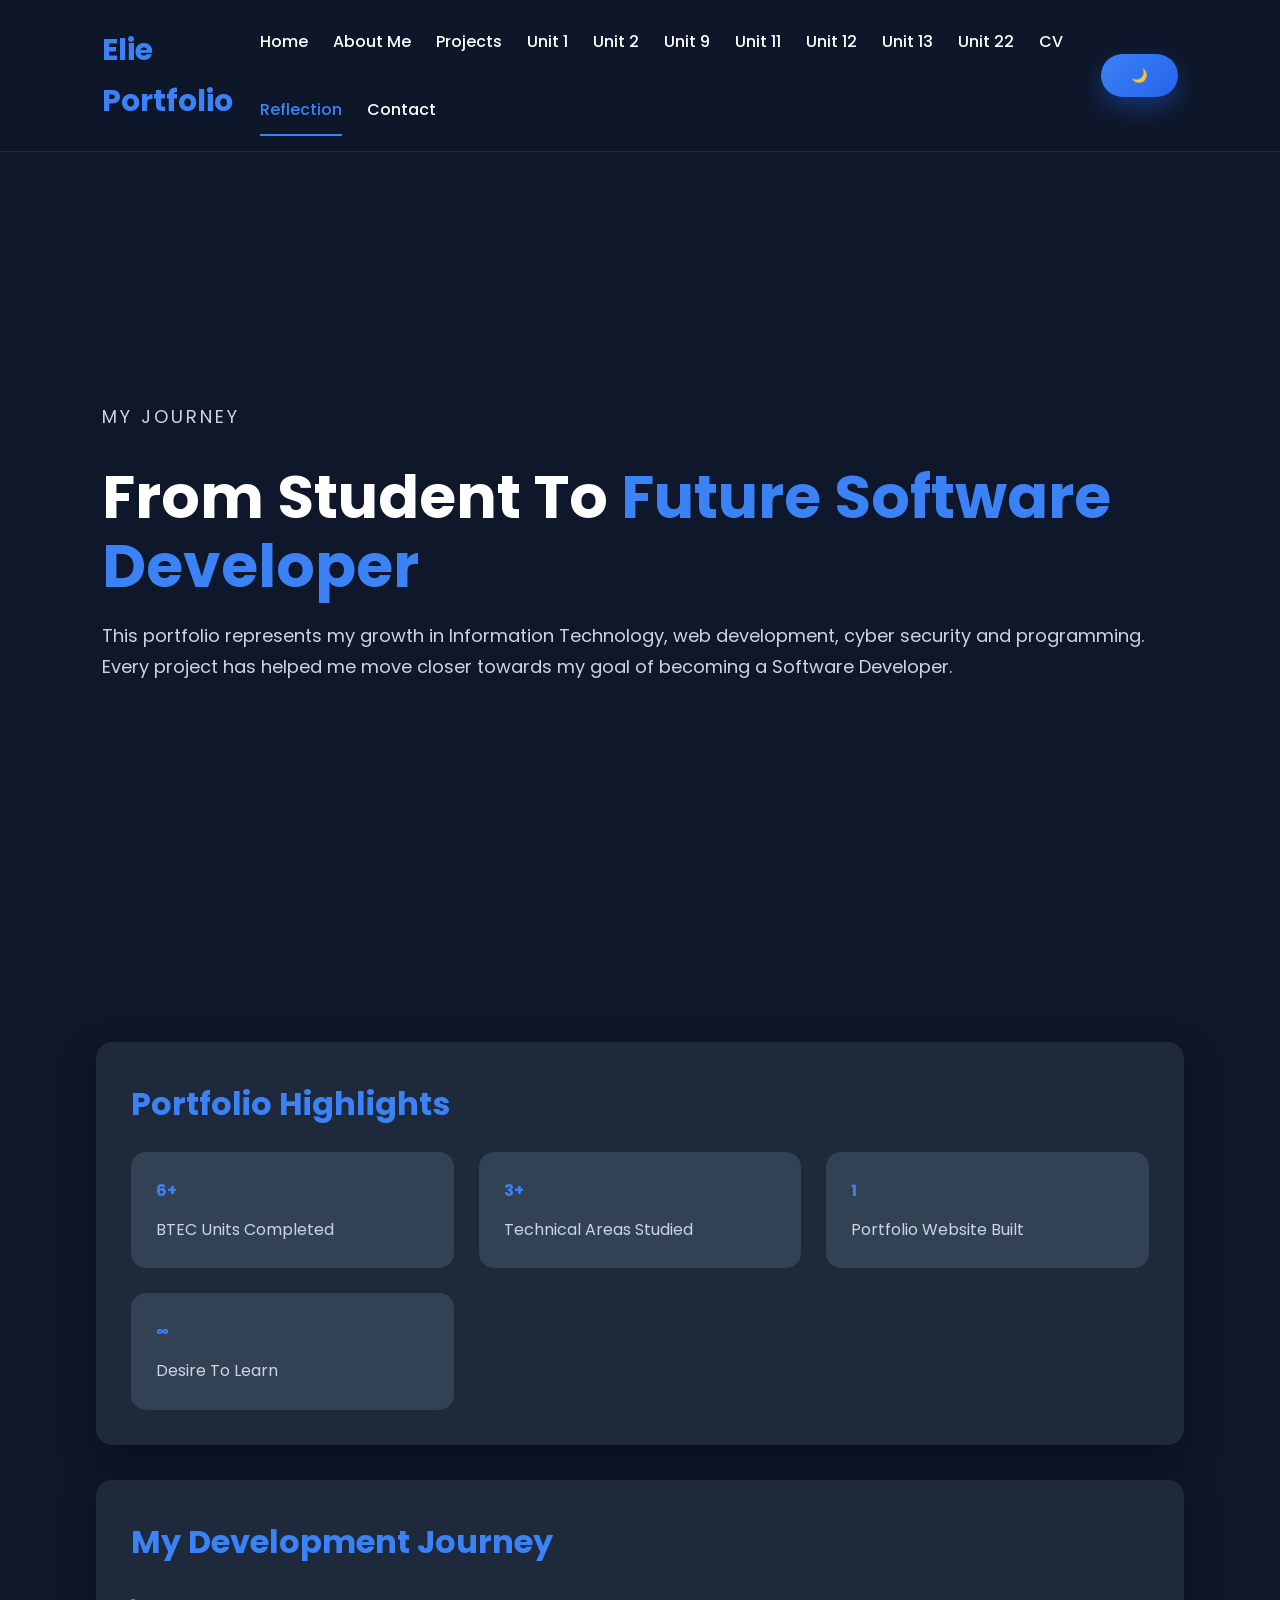
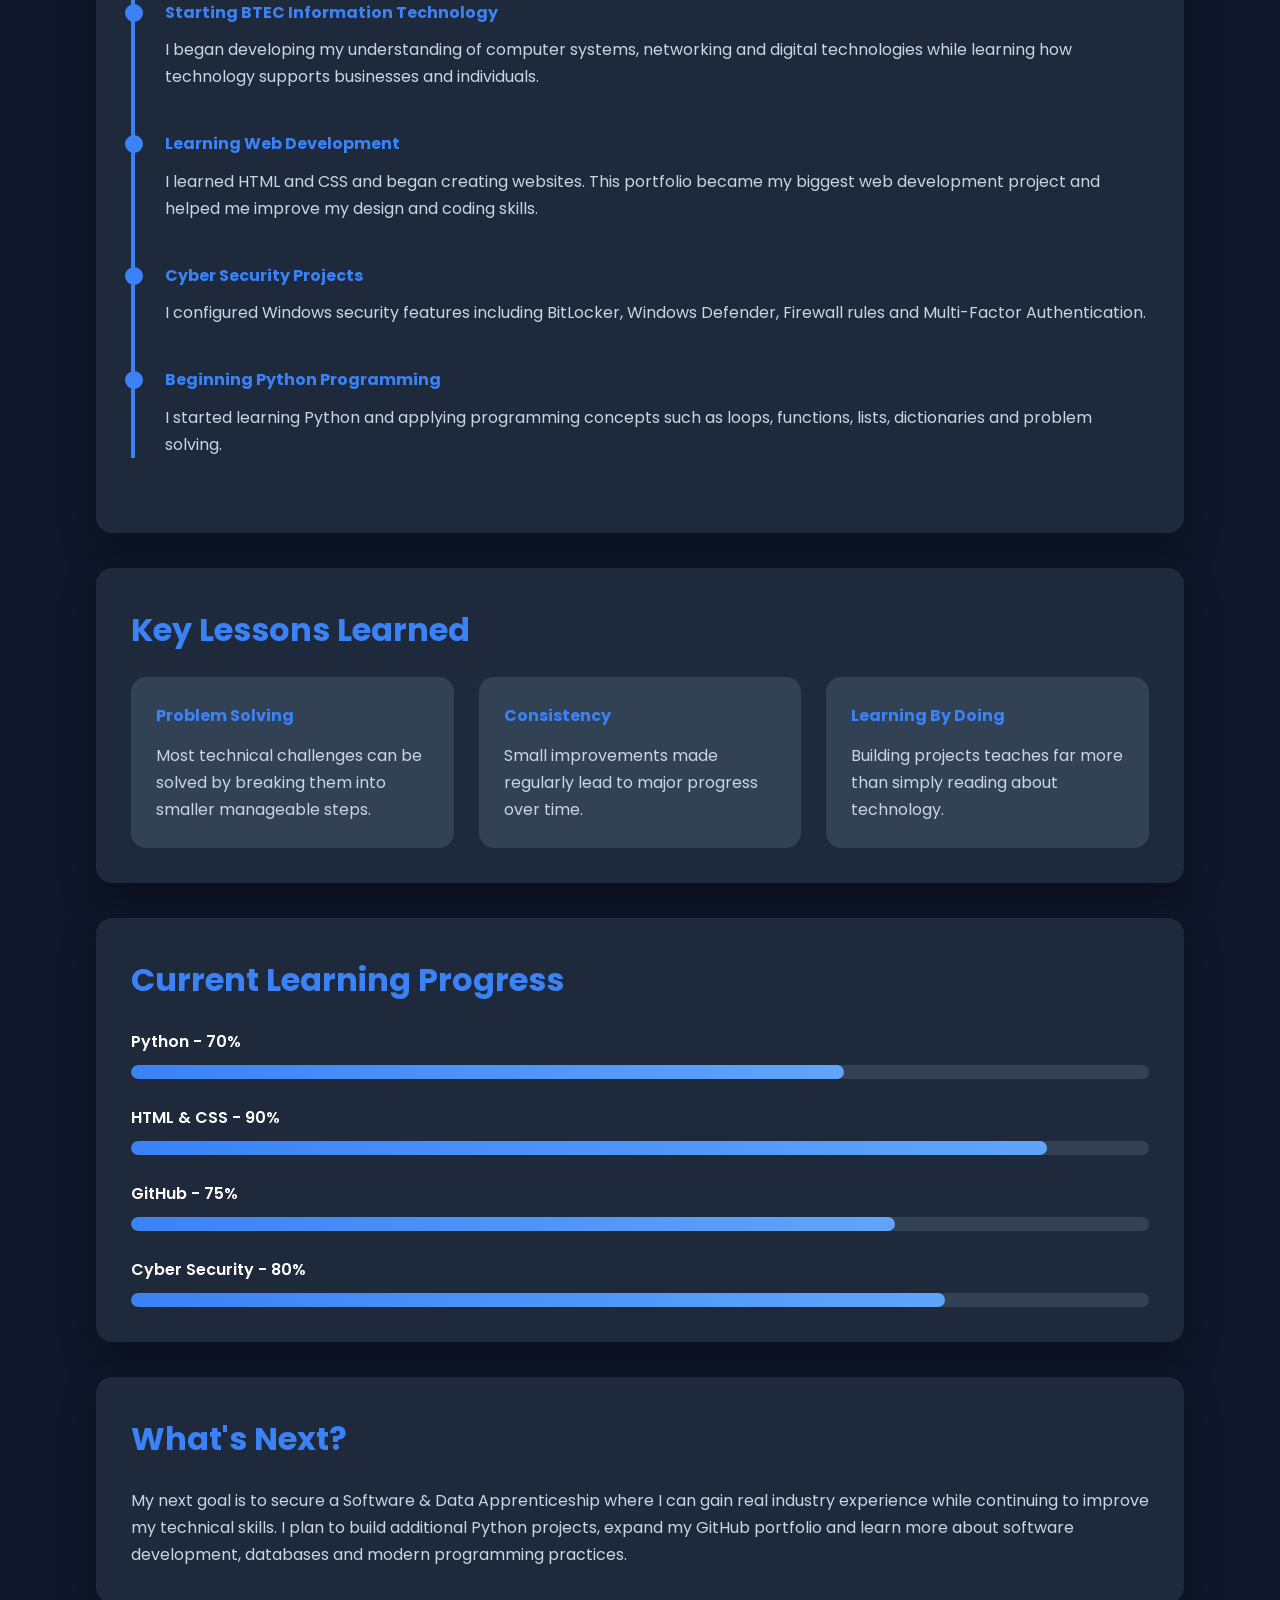
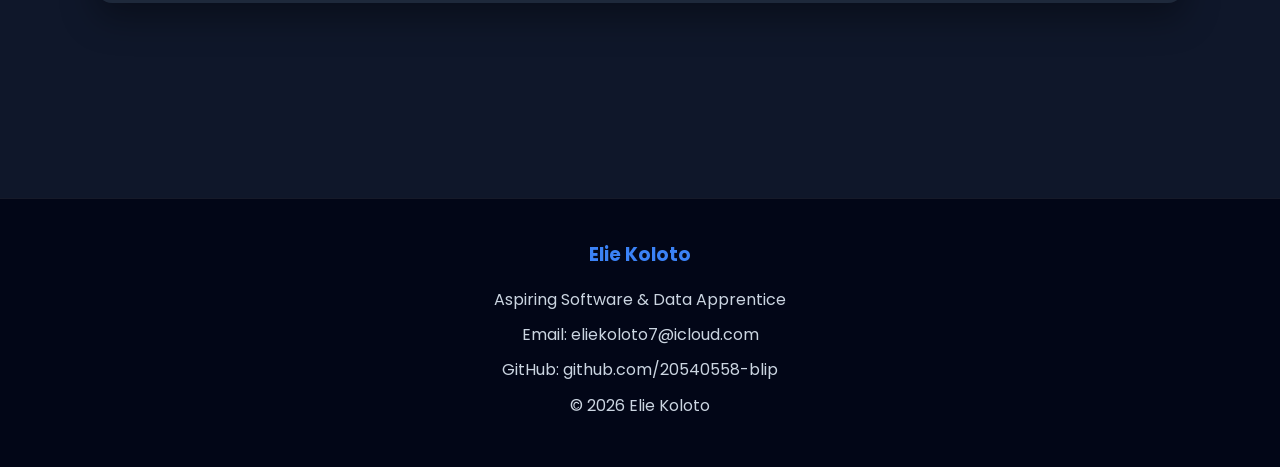
<file: reflection.html>
<!DOCTYPE html>
<html lang="en">

<head>

<meta charset="UTF-8">
<meta name="viewport" content="width=device-width, initial-scale=1.0">

<title>My Journey | Elie Portfolio</title>

<link rel="stylesheet" href="style.css">

</head>

<body>

<header>

<h1>Elie Portfolio</h1>

<nav>

<a href="index.html">Home</a>
<a href="about_me.html">About Me</a>
<a href="projects.html">Projects</a>

<a href="unit1.html">Unit 1</a>
<a href="unit2.html">Unit 2</a>
<a href="unit9.html">Unit 9</a>
<a href="unit11.html">Unit 11</a>
<a href="unit12.html">Unit 12</a>
<a href="unit13.html">Unit 13</a>
<a href="unit22.html">Unit 22</a>

<a href="cv.html">CV</a>

<a href="reflection.html" class="active">Reflection</a>

<a href="contact.html">Contact</a>

</nav>

<button onclick="toggleDarkMode()" class="btn">
🌙
</button>

</header>

<!-- HERO -->

<section class="hero fade">

<div class="hero-text">

<p class="small-title">
MY JOURNEY
</p>

<h2>

From Student To

<span>Future Software Developer</span>

</h2>

<p>

This portfolio represents my growth in Information
Technology, web development, cyber security and
programming. Every project has helped me move closer
towards my goal of becoming a Software Developer.

</p>

</div>

</section>

<section class="content">

<!-- STATS -->

<div class="section">

<h3>Portfolio Highlights</h3>

<div class="distinction-list">

<div class="distinction-item">
<h4>6+</h4>
<p>BTEC Units Completed</p>
</div>

<div class="distinction-item">
<h4>3+</h4>
<p>Technical Areas Studied</p>
</div>

<div class="distinction-item">
<h4>1</h4>
<p>Portfolio Website Built</p>
</div>

<div class="distinction-item">
<h4>∞</h4>
<p>Desire To Learn</p>
</div>

</div>

</div>

<!-- JOURNEY -->

<div class="section">

<h3>My Development Journey</h3>

<div class="timeline">

<div class="timeline-item">

<h4>Starting BTEC Information Technology</h4>

<p>

I began developing my understanding of computer systems,
networking and digital technologies while learning how
technology supports businesses and individuals.

</p>

</div>

<div class="timeline-item">

<h4>Learning Web Development</h4>

<p>

I learned HTML and CSS and began creating websites.
This portfolio became my biggest web development project
and helped me improve my design and coding skills.

</p>

</div>

<div class="timeline-item">

<h4>Cyber Security Projects</h4>

<p>

I configured Windows security features including
BitLocker, Windows Defender, Firewall rules and
Multi-Factor Authentication.

</p>

</div>

<div class="timeline-item">

<h4>Beginning Python Programming</h4>

<p>

I started learning Python and applying programming
concepts such as loops, functions, lists,
dictionaries and problem solving.

</p>

</div>

</div>

</div>

<!-- LESSONS -->

<div class="section">

<h3>Key Lessons Learned</h3>

<div class="distinction-list">

<div class="distinction-item">

<h4>Problem Solving</h4>

<p>

Most technical challenges can be solved by breaking
them into smaller manageable steps.

</p>

</div>

<div class="distinction-item">

<h4>Consistency</h4>

<p>

Small improvements made regularly lead to major
progress over time.

</p>

</div>

<div class="distinction-item">

<h4>Learning By Doing</h4>

<p>

Building projects teaches far more than simply
reading about technology.

</p>

</div>

</div>

</div>

<!-- CURRENT LEARNING -->

<div class="section">

<h3>Current Learning Progress</h3>

<div class="skills">

<div class="skill">

<p>Python - 70%</p>

<div class="skill-bar">
<div class="skill-fill" style="width:70%"></div>
</div>

</div>

<div class="skill">

<p>HTML & CSS - 90%</p>

<div class="skill-bar">
<div class="skill-fill" style="width:90%"></div>
</div>

</div>

<div class="skill">

<p>GitHub - 75%</p>

<div class="skill-bar">
<div class="skill-fill" style="width:75%"></div>
</div>

</div>

<div class="skill">

<p>Cyber Security - 80%</p>

<div class="skill-bar">
<div class="skill-fill" style="width:80%"></div>
</div>

</div>

</div>

</div>

<!-- FUTURE -->

<div class="section">

<h3>What's Next?</h3>

<p>

My next goal is to secure a Software & Data
Apprenticeship where I can gain real industry
experience while continuing to improve my technical
skills.

I plan to build additional Python projects,
expand my GitHub portfolio and learn more about
software development, databases and modern
programming practices.

</p>

</div>

</section>

<footer>

<h3>Elie Koloto</h3>

<p>Aspiring Software & Data Apprentice</p>

<p>Email: eliekoloto7@icloud.com</p>

<p>GitHub: github.com/20540558-blip</p>

<p>© 2026 Elie Koloto</p>

</footer>

<script>

function toggleDarkMode(){
document.body.classList.toggle("dark-mode");
}

</script>

</body>

</html>
</file>
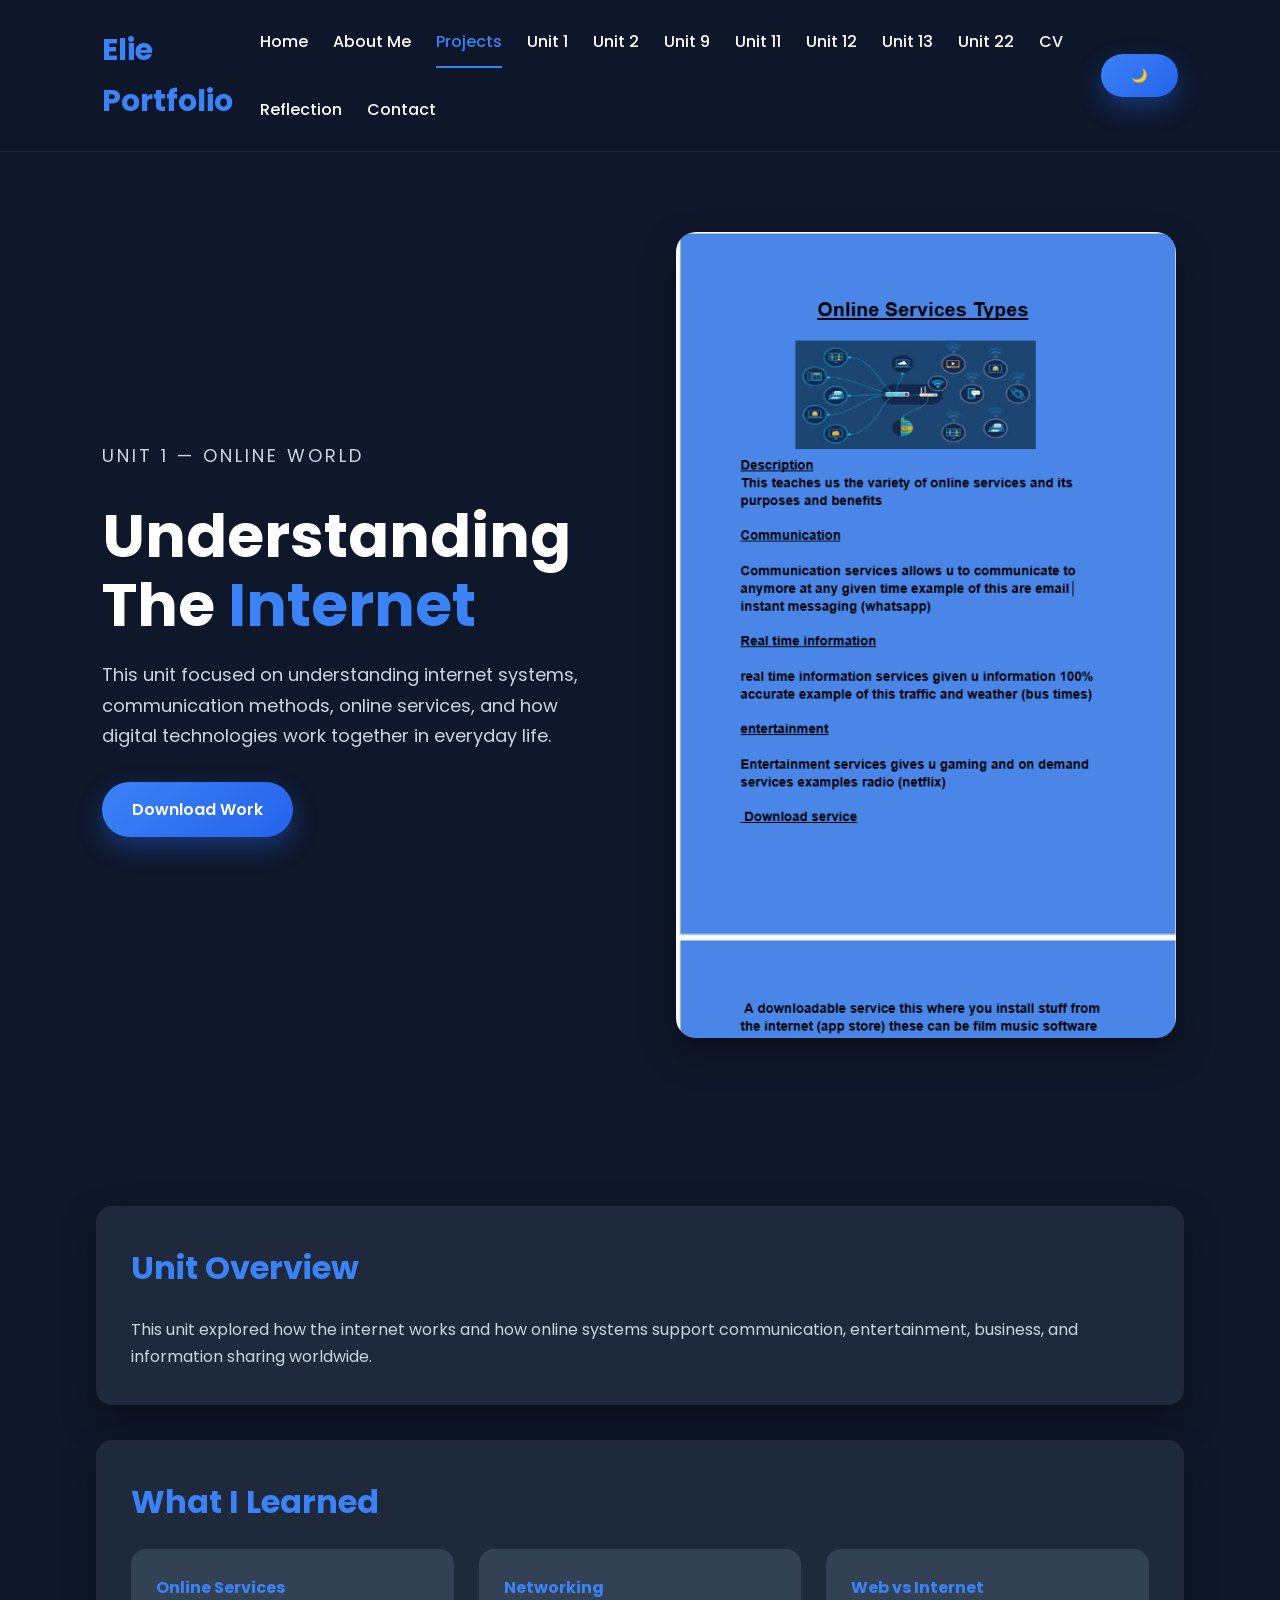
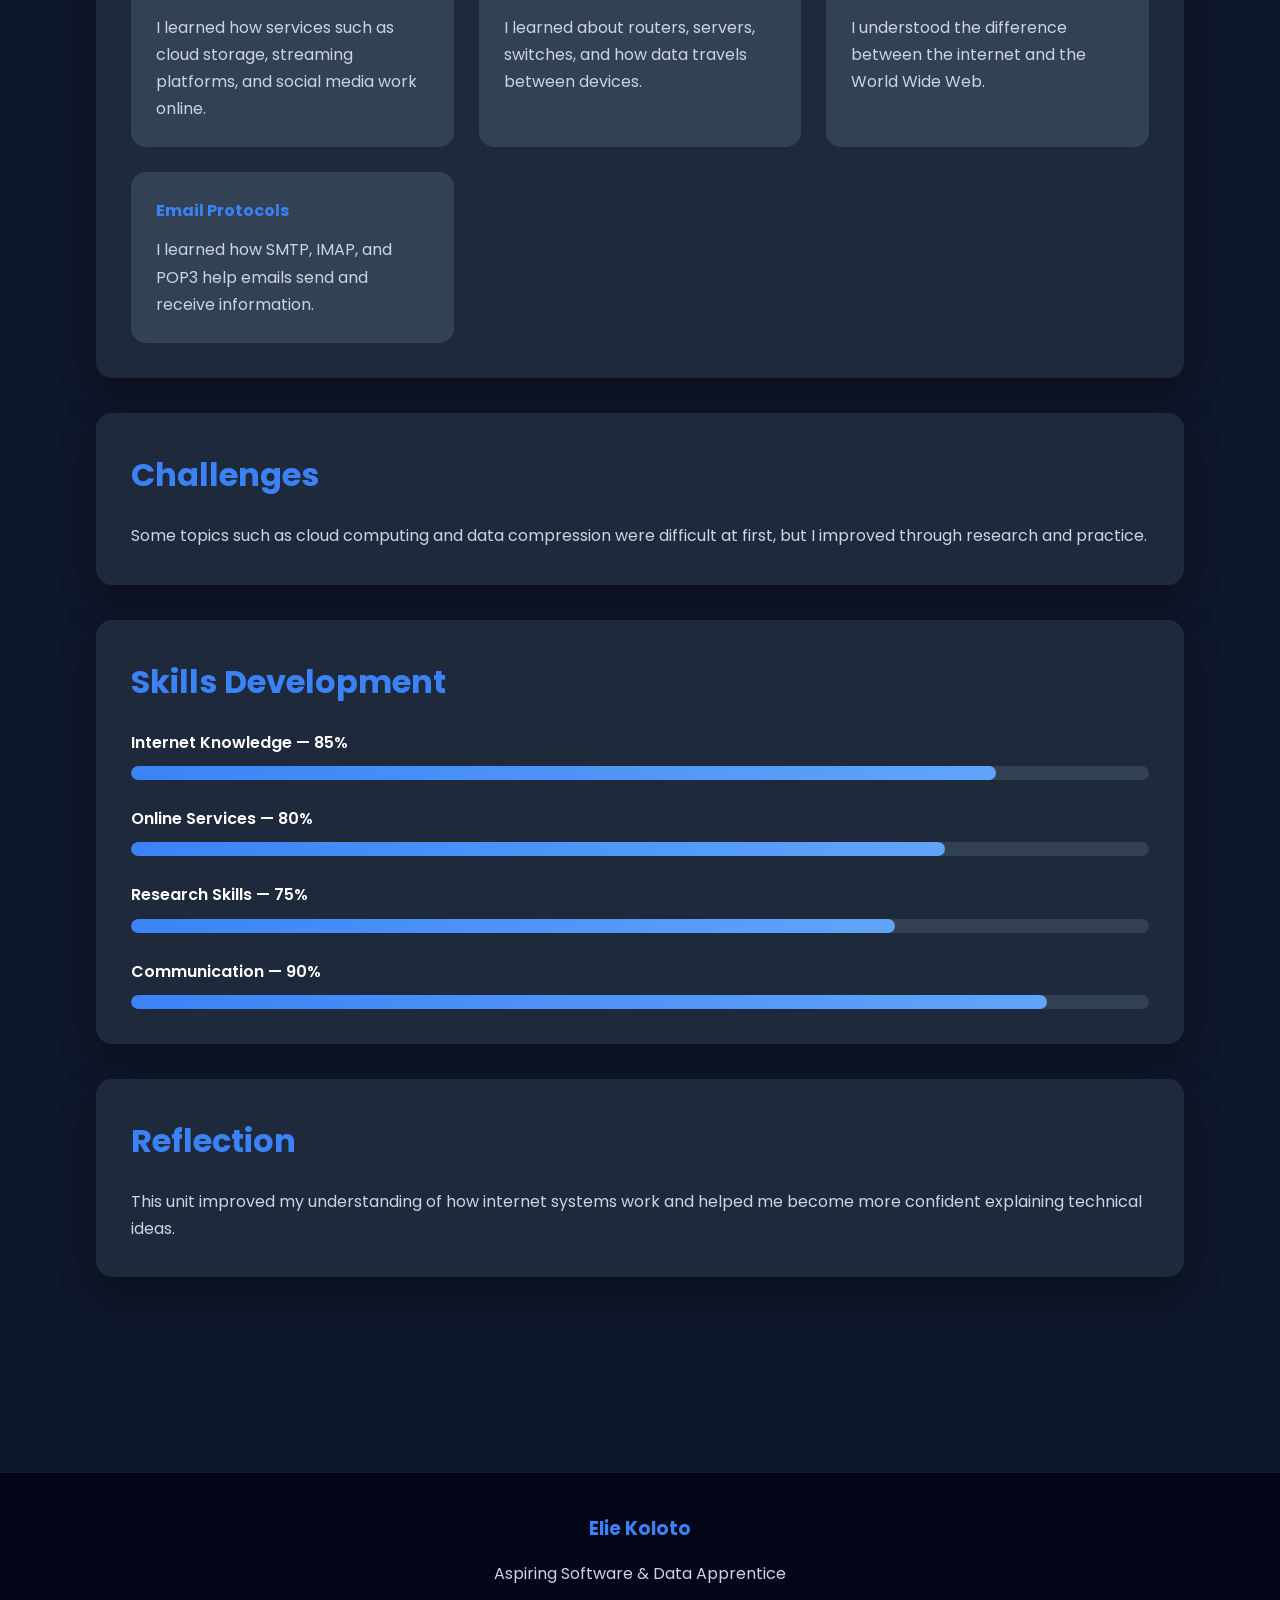
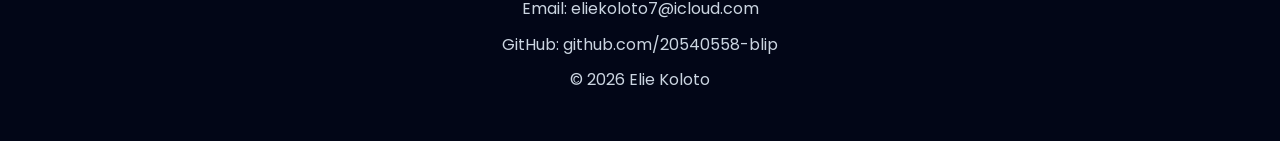
<file: unit1.html>
<!DOCTYPE html>
<html lang="en">
<head>
<meta charset="UTF-8">
<meta name="viewport" content="width=device-width, initial-scale=1.0">

<title>Unit 1 - Online World</title>

<link rel="stylesheet" href="style.css">
</head>

<body>

<header>

  <h1>Elie Portfolio</h1>

 <nav>

<a href="index.html">Home</a>
<a href="about_me.html">About Me</a>
<a href="projects.html" class="active">Projects</a>

<a href="unit1.html">Unit 1</a>
<a href="unit2.html">Unit 2</a>
<a href="unit9.html">Unit 9</a>
<a href="unit11.html">Unit 11</a>
<a href="unit12.html">Unit 12</a>
<a href="unit13.html">Unit 13</a>
<a href="unit22.html">Unit 22</a>

<a href="cv.html">CV</a>
<a href="reflection.html">Reflection</a>
<a href="contact.html">Contact</a>

</nav>

  <button onclick="toggleDarkMode()" class="btn">
    🌙
  </button>

</header>

<!-- HERO -->
<section class="hero">

  <div class="hero-text">

    <p class="small-title">
      UNIT 1 — ONLINE WORLD
    </p>

    <h2>
      Understanding The
      <span>Internet</span>
    </h2>

    <p>
      This unit focused on understanding internet systems,
      communication methods, online services, and how digital
      technologies work together in everyday life.
    </p>

    <a href="online services types.docx"
       download
       class="btn">
       Download Work
    </a>

  </div>

  <div class="hero-image">
    <img src="images/onlineworld.png"
         alt="Online World Coursework">
  </div>

</section>

<!-- CONTENT -->
<section class="content">

  <div class="section">
    <h3>Unit Overview</h3>

    <p>
      This unit explored how the internet works and how online
      systems support communication, entertainment, business,
      and information sharing worldwide.
    </p>
  </div>

  <div class="section">

    <h3>What I Learned</h3>

    <div class="distinction-list">

      <div class="distinction-item">
        <h4>Online Services</h4>
        <p>
          I learned how services such as cloud storage,
          streaming platforms, and social media work online.
        </p>
      </div>

      <div class="distinction-item">
        <h4>Networking</h4>
        <p>
          I learned about routers, servers, switches,
          and how data travels between devices.
        </p>
      </div>

      <div class="distinction-item">
        <h4>Web vs Internet</h4>
        <p>
          I understood the difference between the internet
          and the World Wide Web.
        </p>
      </div>

      <div class="distinction-item">
        <h4>Email Protocols</h4>
        <p>
          I learned how SMTP, IMAP, and POP3 help emails
          send and receive information.
        </p>
      </div>

    </div>
  </div>

  <div class="section">

    <h3>Challenges</h3>

    <p>
      Some topics such as cloud computing and data
      compression were difficult at first, but I improved
      through research and practice.
    </p>

  </div>

  <div class="section">

    <h3>Skills Development</h3>

    <div class="skills">

      <div class="skill">
        <p>Internet Knowledge — 85%</p>

        <div class="skill-bar">
          <div class="skill-fill"
               style="width:85%">
          </div>
        </div>
      </div>

      <div class="skill">
        <p>Online Services — 80%</p>

        <div class="skill-bar">
          <div class="skill-fill"
               style="width:80%">
          </div>
        </div>
      </div>

      <div class="skill">
        <p>Research Skills — 75%</p>

        <div class="skill-bar">
          <div class="skill-fill"
               style="width:75%">
          </div>
        </div>
      </div>

      <div class="skill">
        <p>Communication — 90%</p>

        <div class="skill-bar">
          <div class="skill-fill"
               style="width:90%">
          </div>
        </div>
      </div>

    </div>

  </div>

  <div class="section">

    <h3>Reflection</h3>

    <p>
      This unit improved my understanding of how internet
      systems work and helped me become more confident
      explaining technical ideas.
    </p>

  </div>

</section>

<footer>

<h3>Elie Koloto</h3>

<p>Aspiring Software & Data Apprentice</p>

<p>Email: eliekoloto7@icloud.com</p>

<p>GitHub: github.com/20540558-blip</p>

<p>© 2026 Elie Koloto</p>

</footer>

<script>
function toggleDarkMode(){
  document.body.classList.toggle("dark-mode");
}
</script>

</body>
</html>
</file>
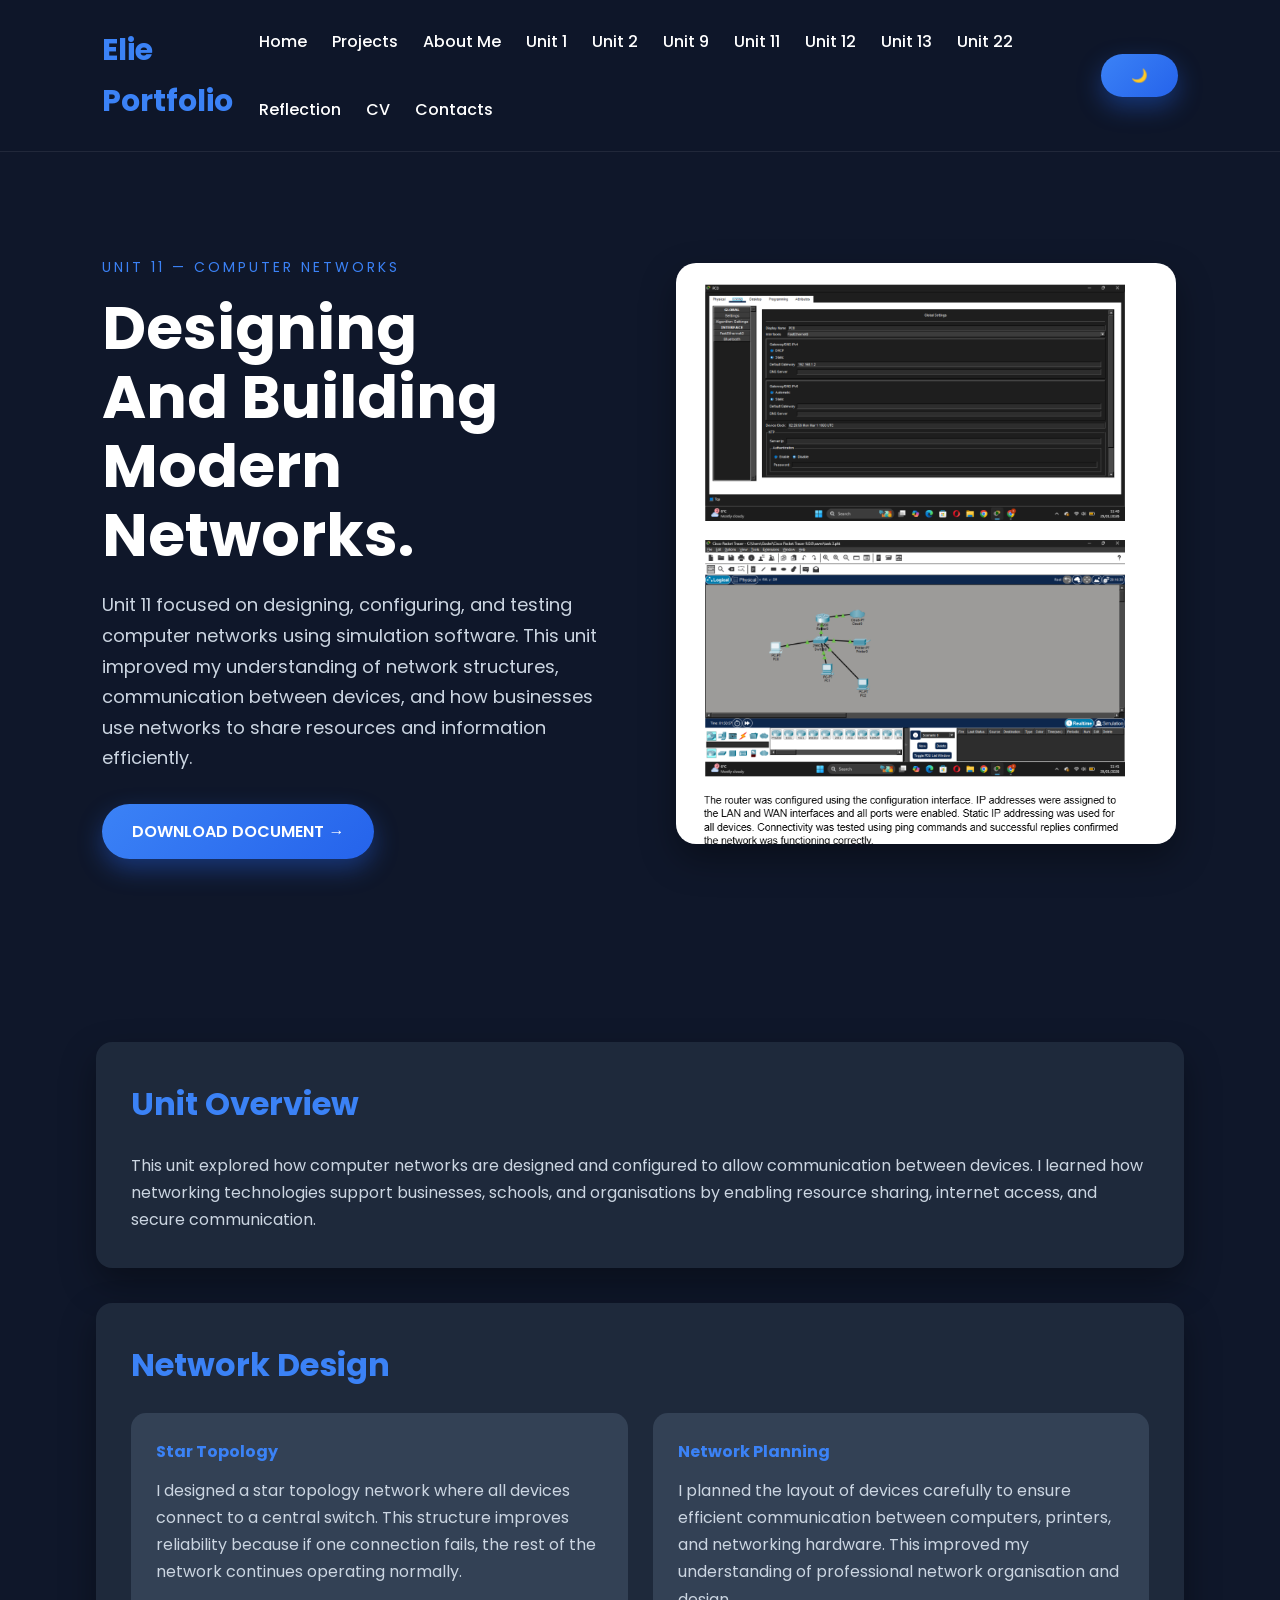
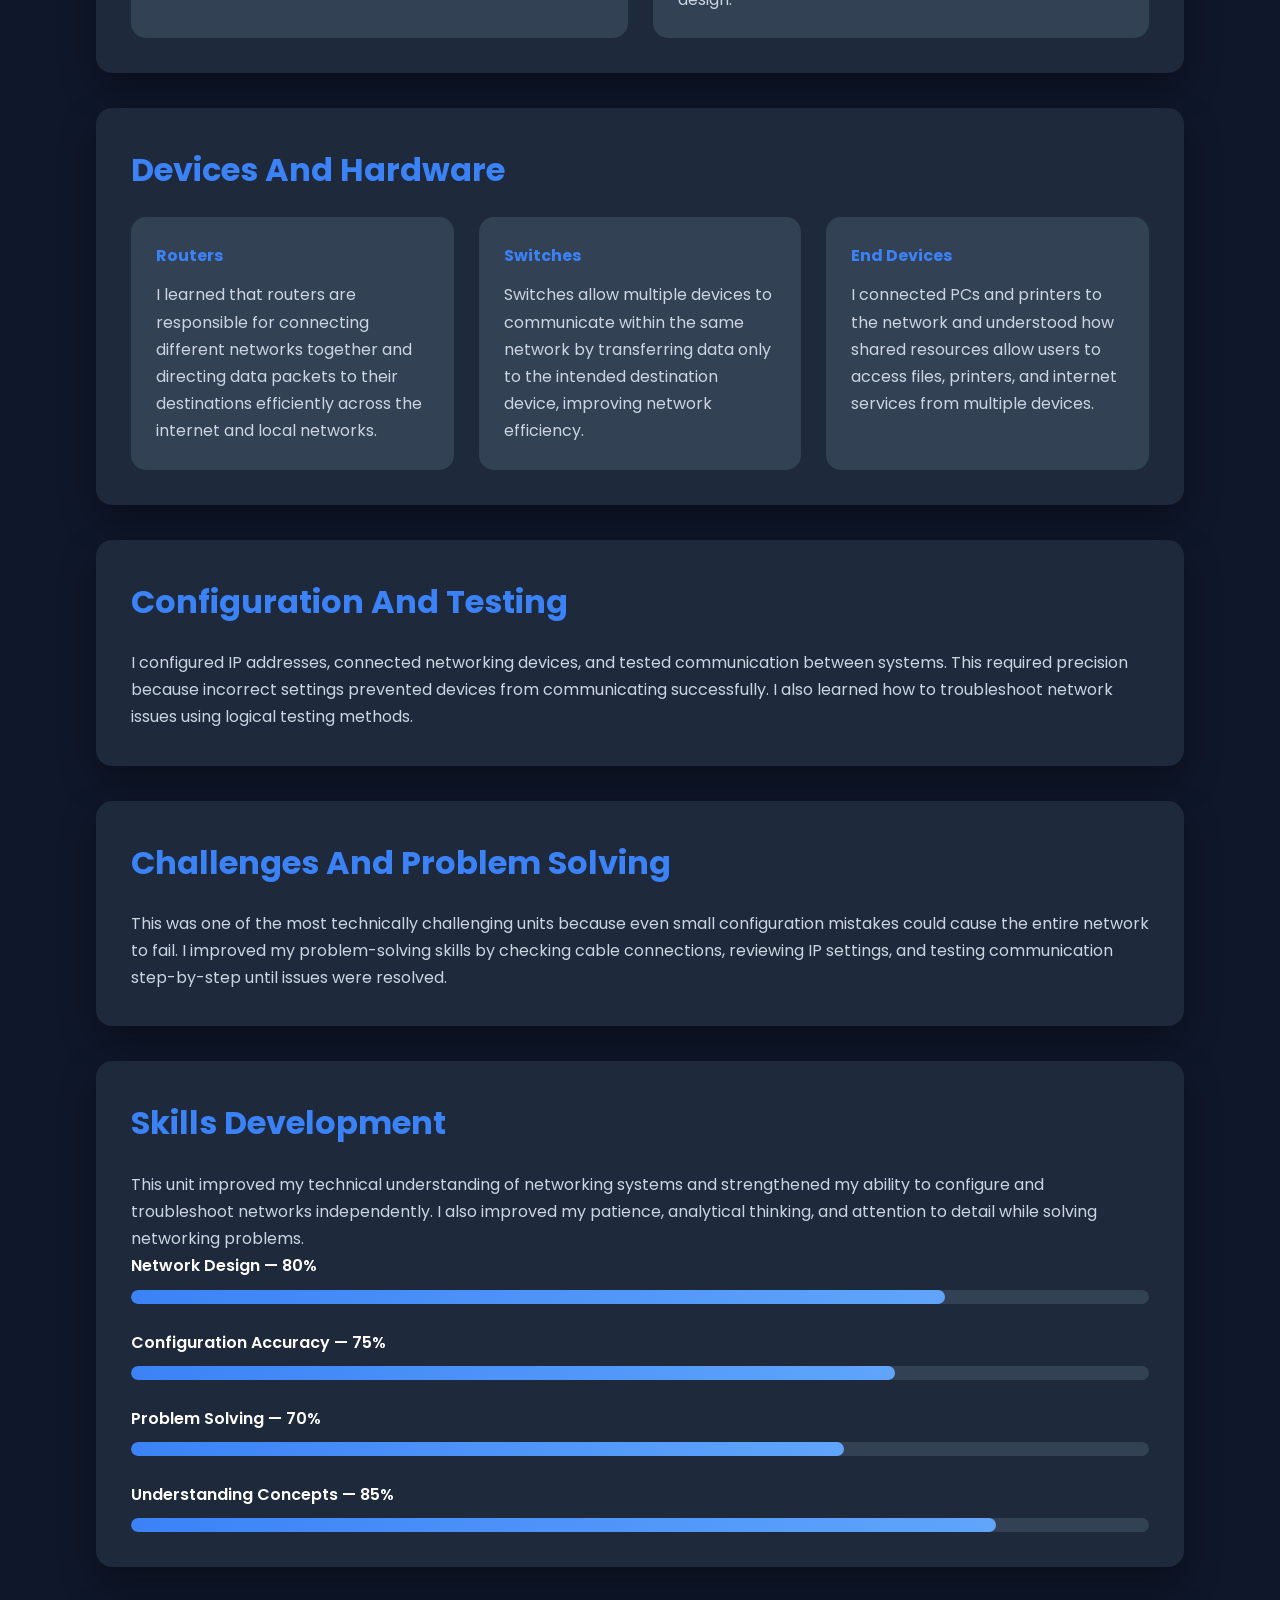
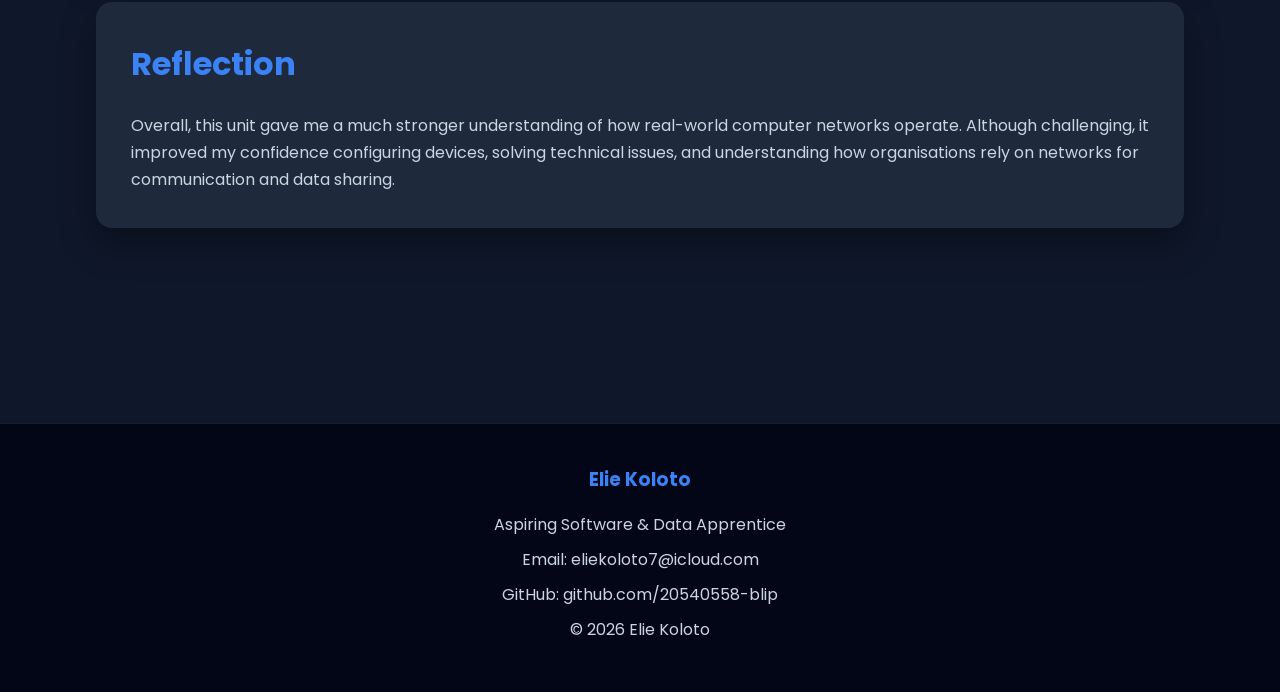
<file: unit11.html>
<!DOCTYPE html>
<html lang="en">

<head>

<meta charset="UTF-8">
<meta name="viewport" content="width=device-width, initial-scale=1.0">

<title>Unit 11 - Computer Networks</title>

<link rel="preconnect" href="https://fonts.googleapis.com">
<link href="https://fonts.googleapis.com/css2?family=Inter:wght@400;500;600;700;800&display=swap" rel="stylesheet">

<link rel="stylesheet" href="style.css">

</head>

<body>

<!-- =========================
     NAVBAR
========================= -->

<header>

<h1>Elie Portfolio</h1>

<nav>
  <a href="index.html">Home</a>
  <a href="projects.html">Projects</a>
  <a href="about_me.html">About Me</a>
  <a href="unit1.html">Unit 1</a>
  <a href="unit2.html">Unit 2</a>
  <a href="unit9.html">Unit 9</a>
  <a href="unit11.html">Unit 11</a>
  <a href="unit12.html">Unit 12</a>
  <a href="unit13.html">Unit 13</a>
  <a href="unit22.html">Unit 22</a>
  <a href="reflection.html">Reflection</a>
  <a href="cv.html">CV</a>
  <a href="contacts.html">Contacts</a>
</nav>

<button onclick="toggleDarkMode()" class="btn dark-btn">
  🌙
</button>

</header>

<!-- =========================
     HERO SECTION
========================= -->

<section class="hero">

  <div class="hero-text">

    <div class="small-title">
      UNIT 11 — COMPUTER NETWORKS
    </div>

    <h2>
      Designing
      <br>
      And Building
      <br>
      Modern
      <br>
      Networks.
    </h2>

    <p>
      Unit 11 focused on designing, configuring,
      and testing computer networks using simulation
      software. This unit improved my understanding
      of network structures, communication between
      devices, and how businesses use networks to
      share resources and information efficiently.
    </p>

    <a href="Unit 11 Task 4 .docx" download class="btn">
      DOWNLOAD DOCUMENT →
    </a>

  </div>

  <div class="hero-image">

    <img src="images/network.png" alt="Computer Networks Coursework">

  </div>

</section>

<!-- =========================
     MAIN CONTENT
========================= -->

<section class="content">

  <!-- OVERVIEW -->

  <div class="section">

    <h3>Unit Overview</h3>

    <p>
      This unit explored how computer networks are
      designed and configured to allow communication
      between devices. I learned how networking
      technologies support businesses, schools,
      and organisations by enabling resource sharing,
      internet access, and secure communication.
    </p>

  </div>

  <!-- NETWORK DESIGN -->

  <div class="section">

    <h3>Network Design</h3>

    <div class="distinction-list">

      <div class="distinction-item">

        <h4>Star Topology</h4>

        <p>
          I designed a star topology network where
          all devices connect to a central switch.
          This structure improves reliability because
          if one connection fails, the rest of the
          network continues operating normally.
        </p>

      </div>

      <div class="distinction-item">

        <h4>Network Planning</h4>

        <p>
          I planned the layout of devices carefully
          to ensure efficient communication between
          computers, printers, and networking hardware.
          This improved my understanding of professional
          network organisation and design.
        </p>

      </div>

    </div>

  </div>

  <!-- DEVICES -->

  <div class="section">

    <h3>Devices And Hardware</h3>

    <div class="distinction-list">

      <div class="distinction-item">

        <h4>Routers</h4>

        <p>
          I learned that routers are responsible for
          connecting different networks together and
          directing data packets to their destinations
          efficiently across the internet and local networks.
        </p>

      </div>

      <div class="distinction-item">

        <h4>Switches</h4>

        <p>
          Switches allow multiple devices to communicate
          within the same network by transferring data
          only to the intended destination device,
          improving network efficiency.
        </p>

      </div>

      <div class="distinction-item">

        <h4>End Devices</h4>

        <p>
          I connected PCs and printers to the network
          and understood how shared resources allow
          users to access files, printers, and internet
          services from multiple devices.
        </p>

      </div>

    </div>

  </div>

  <!-- CONFIGURATION -->

  <div class="section">

    <h3>Configuration And Testing</h3>

    <p>
      I configured IP addresses, connected networking
      devices, and tested communication between systems.
      This required precision because incorrect settings
      prevented devices from communicating successfully.
      I also learned how to troubleshoot network issues
      using logical testing methods.
    </p>

  </div>

  <!-- CHALLENGES -->

  <div class="section">

    <h3>Challenges And Problem Solving</h3>

    <p>
      This was one of the most technically challenging
      units because even small configuration mistakes
      could cause the entire network to fail. I improved
      my problem-solving skills by checking cable
      connections, reviewing IP settings, and testing
      communication step-by-step until issues were resolved.
    </p>

  </div>

  <!-- SKILLS -->

  <div class="section">

    <h3>Skills Development</h3>

    <p>
      This unit improved my technical understanding
      of networking systems and strengthened my ability
      to configure and troubleshoot networks independently.
      I also improved my patience, analytical thinking,
      and attention to detail while solving networking problems.
    </p>

    <div class="skills">

      <div class="skill">

        <p>Network Design — 80%</p>

        <div class="skill-bar">
          <div class="skill-fill" style="width:80%"></div>
        </div>

      </div>

      <div class="skill">

        <p>Configuration Accuracy — 75%</p>

        <div class="skill-bar">
          <div class="skill-fill" style="width:75%"></div>
        </div>

      </div>

      <div class="skill">

        <p>Problem Solving — 70%</p>

        <div class="skill-bar">
          <div class="skill-fill" style="width:70%"></div>
        </div>

      </div>

      <div class="skill">

        <p>Understanding Concepts — 85%</p>

        <div class="skill-bar">
          <div class="skill-fill" style="width:85%"></div>
        </div>

      </div>

    </div>

  </div>

  <!-- REFLECTION -->

  <div class="section">

    <h3>Reflection</h3>

    <p>
      Overall, this unit gave me a much stronger
      understanding of how real-world computer
      networks operate. Although challenging,
      it improved my confidence configuring devices,
      solving technical issues, and understanding
      how organisations rely on networks for
      communication and data sharing.
    </p>

  </div>

</section>

<!-- =========================
     FOOTER
========================= -->

<footer>

<h3>Elie Koloto</h3>

<p>Aspiring Software & Data Apprentice</p>

<p>Email: eliekoloto7@icloud.com</p>

<p>GitHub: github.com/20540558-blip</p>

<p>© 2026 Elie Koloto</p>

</footer>
<!-- =========================
     DARK MODE SCRIPT
========================= -->

<script>

function toggleDarkMode(){
  document.body.classList.toggle("dark-mode");
}

</script>

</body>
</html>
</file>
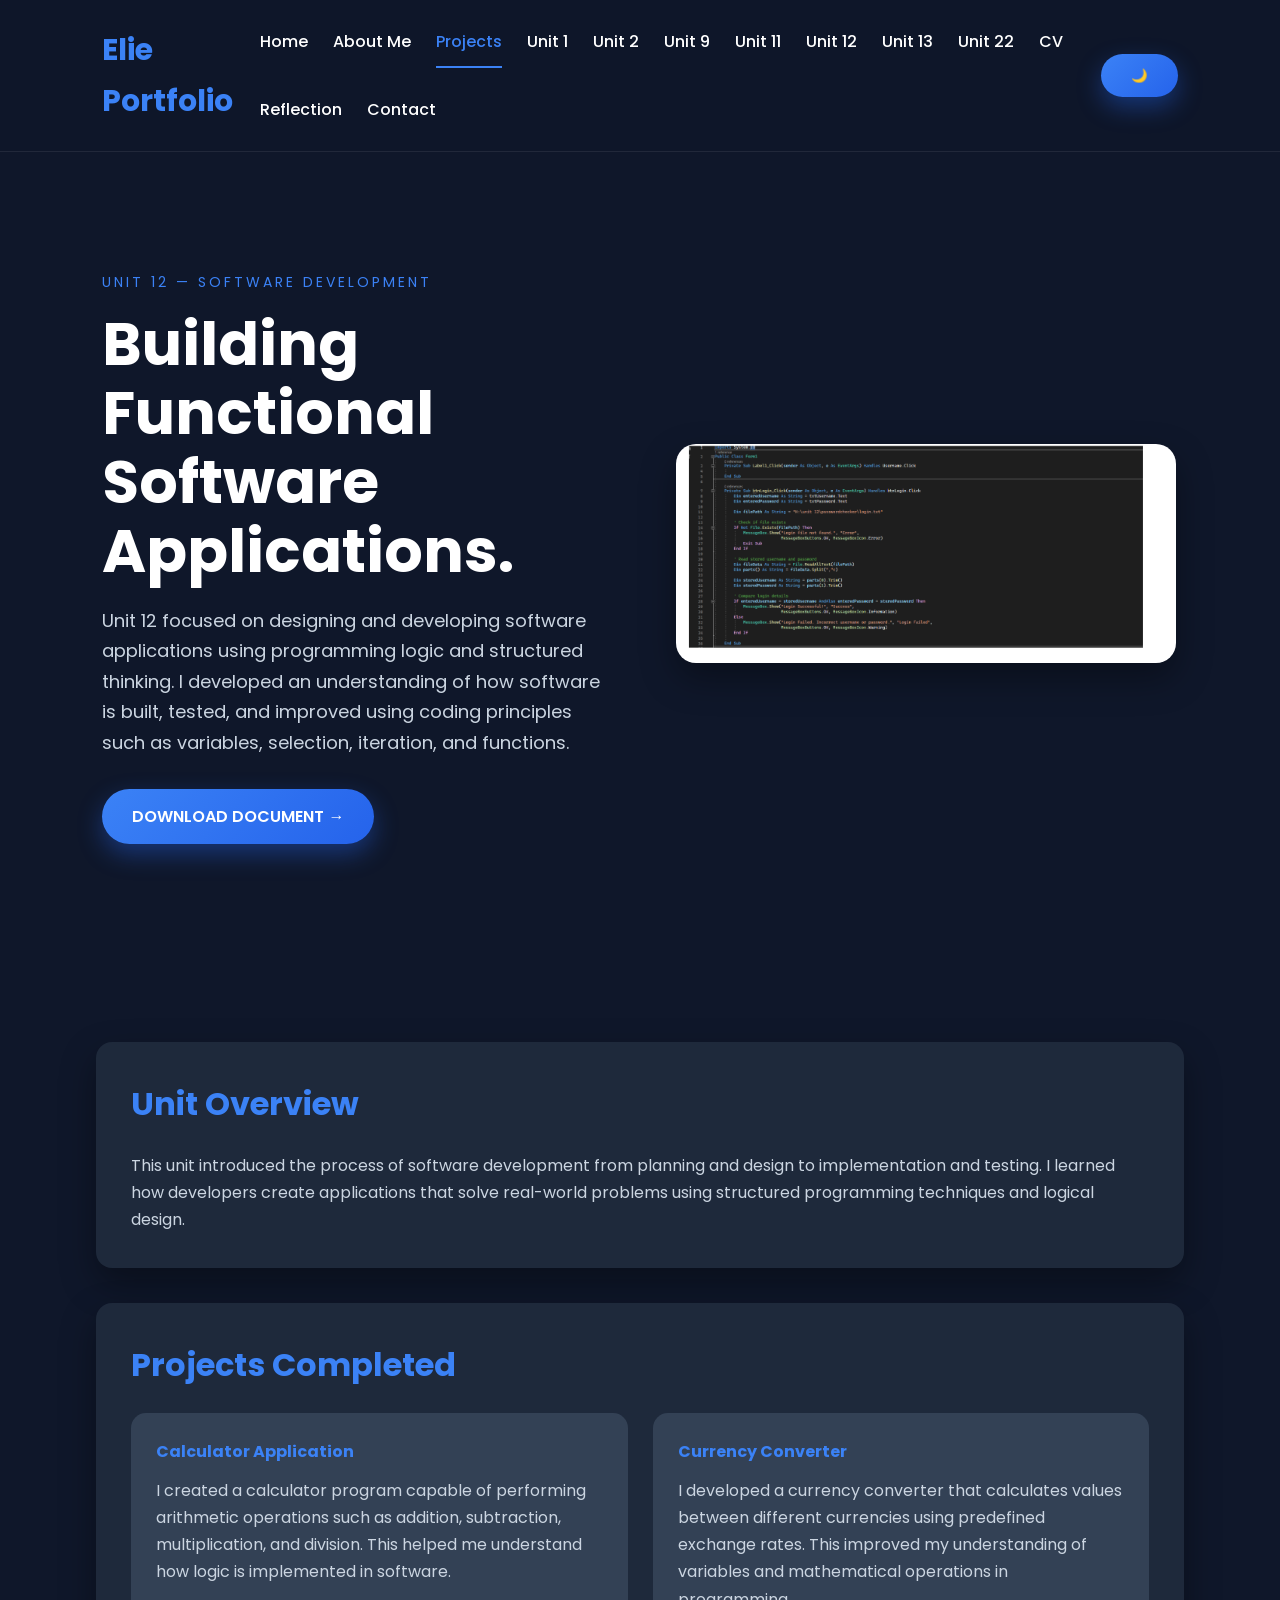
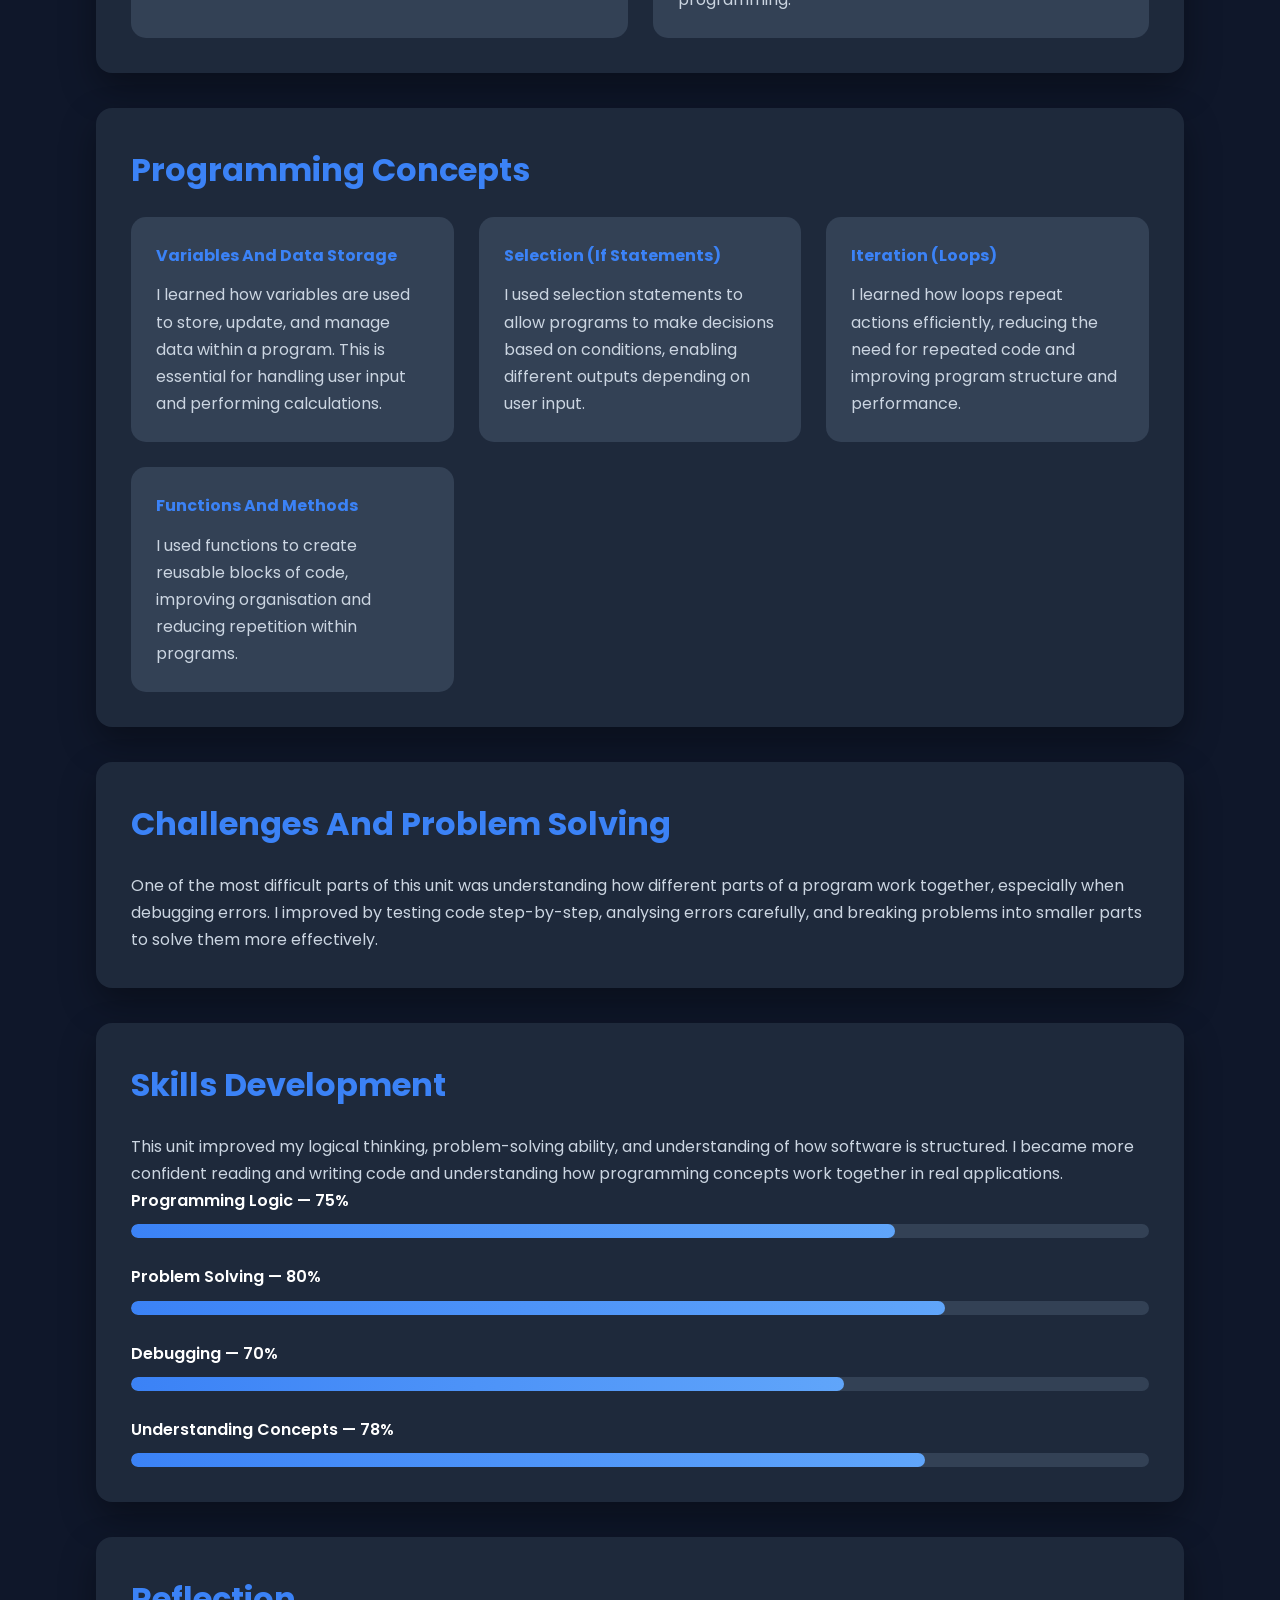
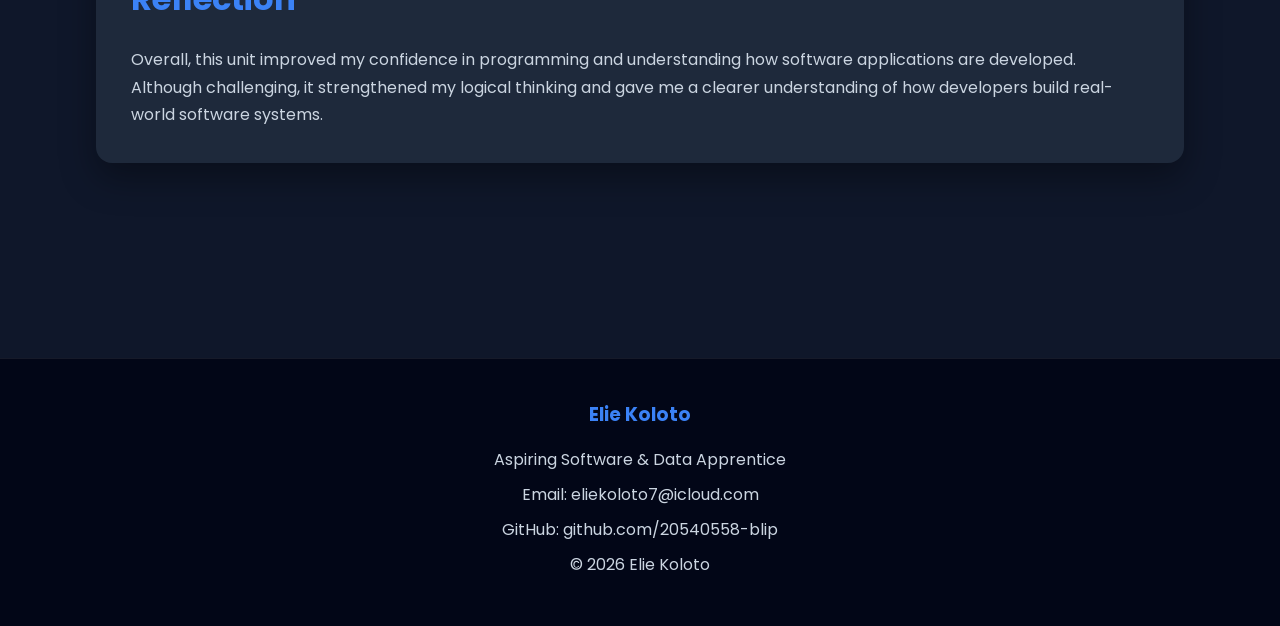
<file: unit12.html>
<!DOCTYPE html>
<html lang="en">

<head>

<meta charset="UTF-8">
<meta name="viewport" content="width=device-width, initial-scale=1.0">

<title>Unit 12 - Software Development</title>

<link rel="preconnect" href="https://fonts.googleapis.com">
<link href="https://fonts.googleapis.com/css2?family=Inter:wght@400;500;600;700;800&display=swap" rel="stylesheet">

<link rel="stylesheet" href="style.css">

</head>

<body>

<!-- =========================
     NAVBAR
========================= -->

<header>

<h1>Elie Portfolio</h1>

 <nav>

<a href="index.html">Home</a>
<a href="about_me.html">About Me</a>
<a href="projects.html" class="active">Projects</a>

<a href="unit1.html">Unit 1</a>
<a href="unit2.html">Unit 2</a>
<a href="unit9.html">Unit 9</a>
<a href="unit11.html">Unit 11</a>
<a href="unit12.html">Unit 12</a>
<a href="unit13.html">Unit 13</a>
<a href="unit22.html">Unit 22</a>

<a href="cv.html">CV</a>
<a href="reflection.html">Reflection</a>
<a href="contact.html">Contact</a>

</nav>

<button onclick="toggleDarkMode()" class="btn dark-btn">
  🌙
</button>

</header>

<!-- =========================
     HERO SECTION
========================= -->

<section class="hero">

  <div class="hero-text">

    <div class="small-title">
      UNIT 12 — SOFTWARE DEVELOPMENT
    </div>

    <h2>
      Building
      <br>
      Functional
      <br>
      Software
      <br>
      Applications.
    </h2>

    <p>
      Unit 12 focused on designing and developing
      software applications using programming logic
      and structured thinking. I developed an understanding
      of how software is built, tested, and improved
      using coding principles such as variables,
      selection, iteration, and functions.
    </p>

    <a href="task 3.docx" download class="btn">
      DOWNLOAD DOCUMENT →
    </a>

  </div>

  <div class="hero-image">

    <img src="images/software.png" alt="Software Development Work">

  </div>

</section>

<!-- =========================
     MAIN CONTENT
========================= -->

<section class="content">

  <!-- OVERVIEW -->

  <div class="section">

    <h3>Unit Overview</h3>

    <p>
      This unit introduced the process of software
      development from planning and design to
      implementation and testing. I learned how
      developers create applications that solve
      real-world problems using structured programming
      techniques and logical design.
    </p>

  </div>

  <!-- PROJECTS -->

  <div class="section">

    <h3>Projects Completed</h3>

    <div class="distinction-list">

      <div class="distinction-item">

        <h4>Calculator Application</h4>

        <p>
          I created a calculator program capable of
          performing arithmetic operations such as
          addition, subtraction, multiplication,
          and division. This helped me understand
          how logic is implemented in software.
        </p>

      </div>

      <div class="distinction-item">

        <h4>Currency Converter</h4>

        <p>
          I developed a currency converter that
          calculates values between different currencies
          using predefined exchange rates. This improved
          my understanding of variables and mathematical
          operations in programming.
        </p>

      </div>

    </div>

  </div>

  <!-- PROGRAMMING CONCEPTS -->

  <div class="section">

    <h3>Programming Concepts</h3>

    <div class="distinction-list">

      <div class="distinction-item">

        <h4>Variables And Data Storage</h4>

        <p>
          I learned how variables are used to store,
          update, and manage data within a program.
          This is essential for handling user input
          and performing calculations.
        </p>

      </div>

      <div class="distinction-item">

        <h4>Selection (If Statements)</h4>

        <p>
          I used selection statements to allow programs
          to make decisions based on conditions, enabling
          different outputs depending on user input.
        </p>

      </div>

      <div class="distinction-item">

        <h4>Iteration (Loops)</h4>

        <p>
          I learned how loops repeat actions efficiently,
          reducing the need for repeated code and improving
          program structure and performance.
        </p>

      </div>

      <div class="distinction-item">

        <h4>Functions And Methods</h4>

        <p>
          I used functions to create reusable blocks
          of code, improving organisation and reducing
          repetition within programs.
        </p>

      </div>

    </div>

  </div>

  <!-- CHALLENGES -->

  <div class="section">

    <h3>Challenges And Problem Solving</h3>

    <p>
      One of the most difficult parts of this unit
      was understanding how different parts of a program
      work together, especially when debugging errors.
      I improved by testing code step-by-step, analysing
      errors carefully, and breaking problems into smaller
      parts to solve them more effectively.
    </p>

  </div>

  <!-- SKILLS -->

  <div class="section">

    <h3>Skills Development</h3>

    <p>
      This unit improved my logical thinking,
      problem-solving ability, and understanding
      of how software is structured. I became more
      confident reading and writing code and
      understanding how programming concepts work
      together in real applications.
    </p>

    <div class="skills">

      <div class="skill">

        <p>Programming Logic — 75%</p>

        <div class="skill-bar">
          <div class="skill-fill" style="width:75%"></div>
        </div>

      </div>

      <div class="skill">

        <p>Problem Solving — 80%</p>

        <div class="skill-bar">
          <div class="skill-fill" style="width:80%"></div>
        </div>

      </div>

      <div class="skill">

        <p>Debugging — 70%</p>

        <div class="skill-bar">
          <div class="skill-fill" style="width:70%"></div>
        </div>

      </div>

      <div class="skill">

        <p>Understanding Concepts — 78%</p>

        <div class="skill-bar">
          <div class="skill-fill" style="width:78%"></div>
        </div>

      </div>

    </div>

  </div>

  <!-- REFLECTION -->

  <div class="section">

    <h3>Reflection</h3>

    <p>
      Overall, this unit improved my confidence in
      programming and understanding how software
      applications are developed. Although challenging,
      it strengthened my logical thinking and gave me
      a clearer understanding of how developers build
      real-world software systems.
    </p>

  </div>

</section>

<!-- =========================
     FOOTER
========================= -->

<footer>

<h3>Elie Koloto</h3>

<p>Aspiring Software & Data Apprentice</p>

<p>Email: eliekoloto7@icloud.com</p>

<p>GitHub: github.com/20540558-blip</p>

<p>© 2026 Elie Koloto</p>

</footer>

<!-- =========================
     DARK MODE SCRIPT
========================= -->

<script>

function toggleDarkMode(){
  document.body.classList.toggle("dark-mode");
}

</script>

</body>
</html>
</file>
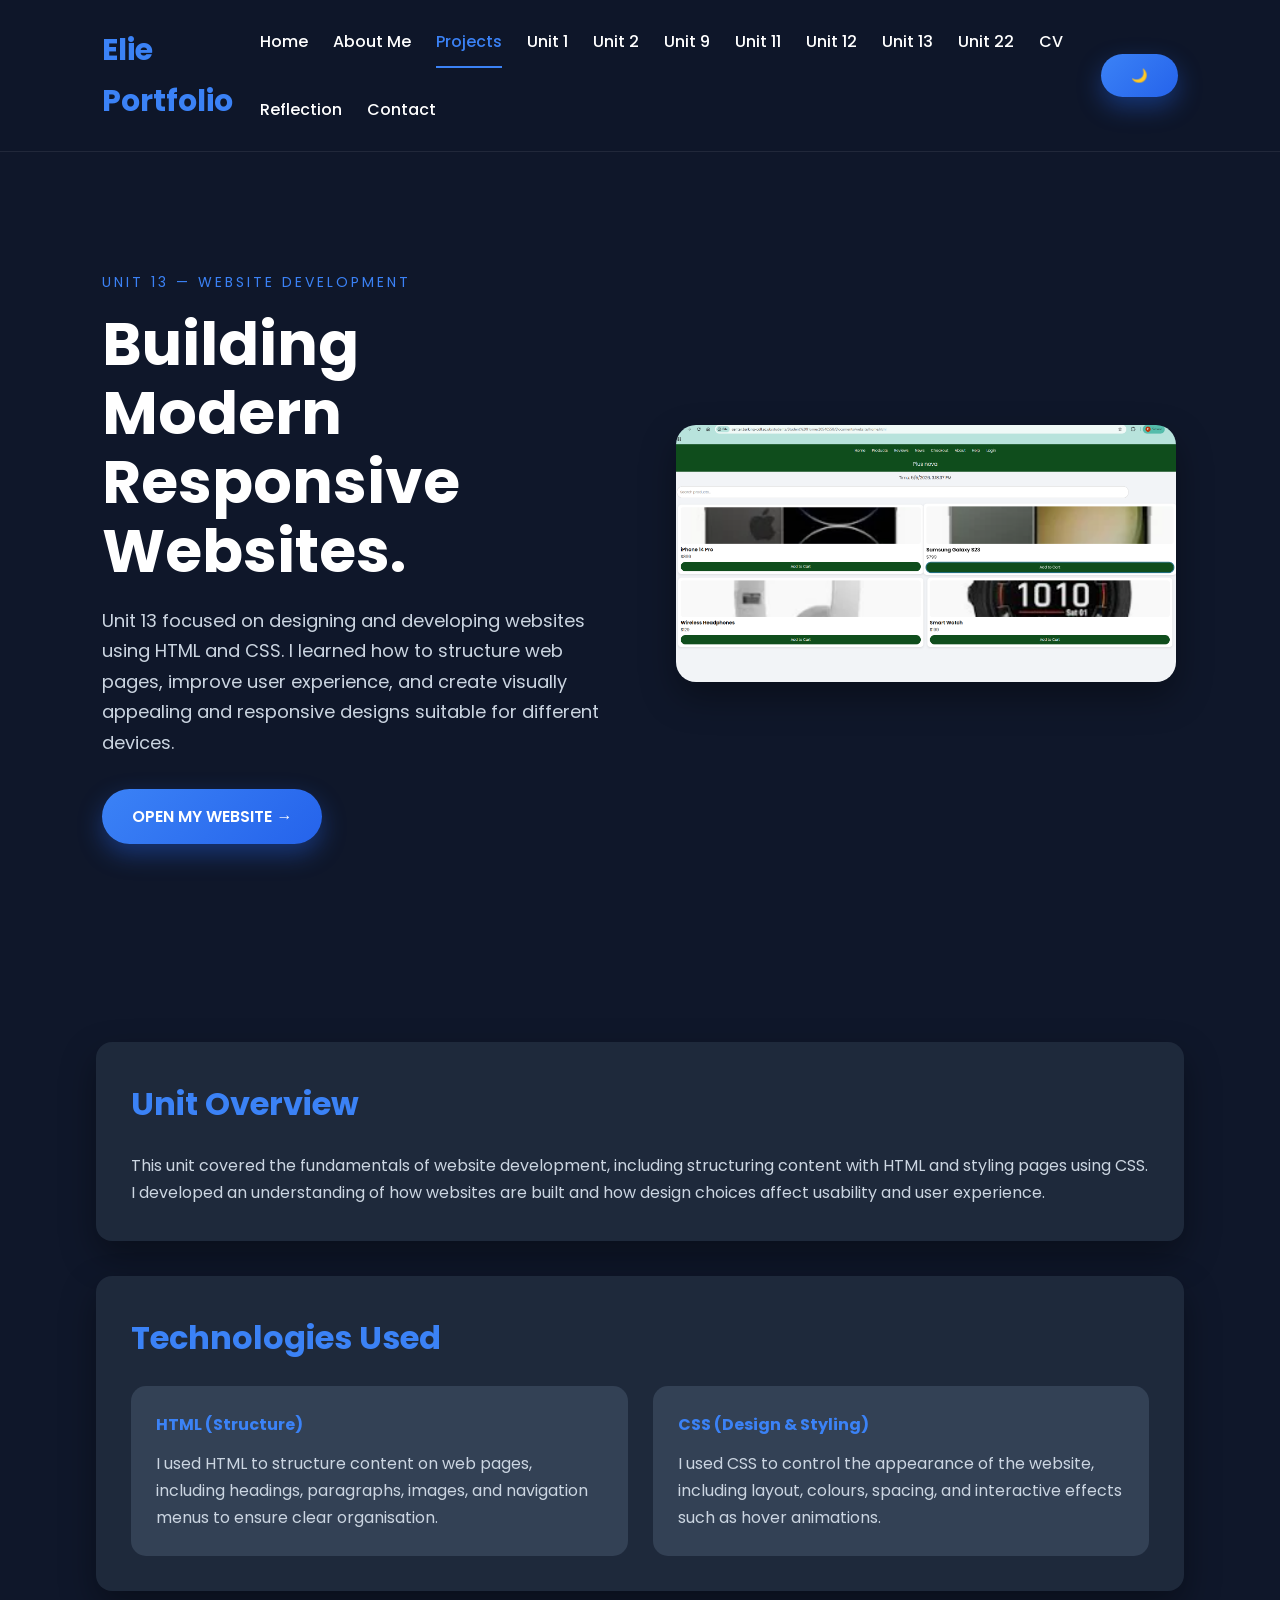
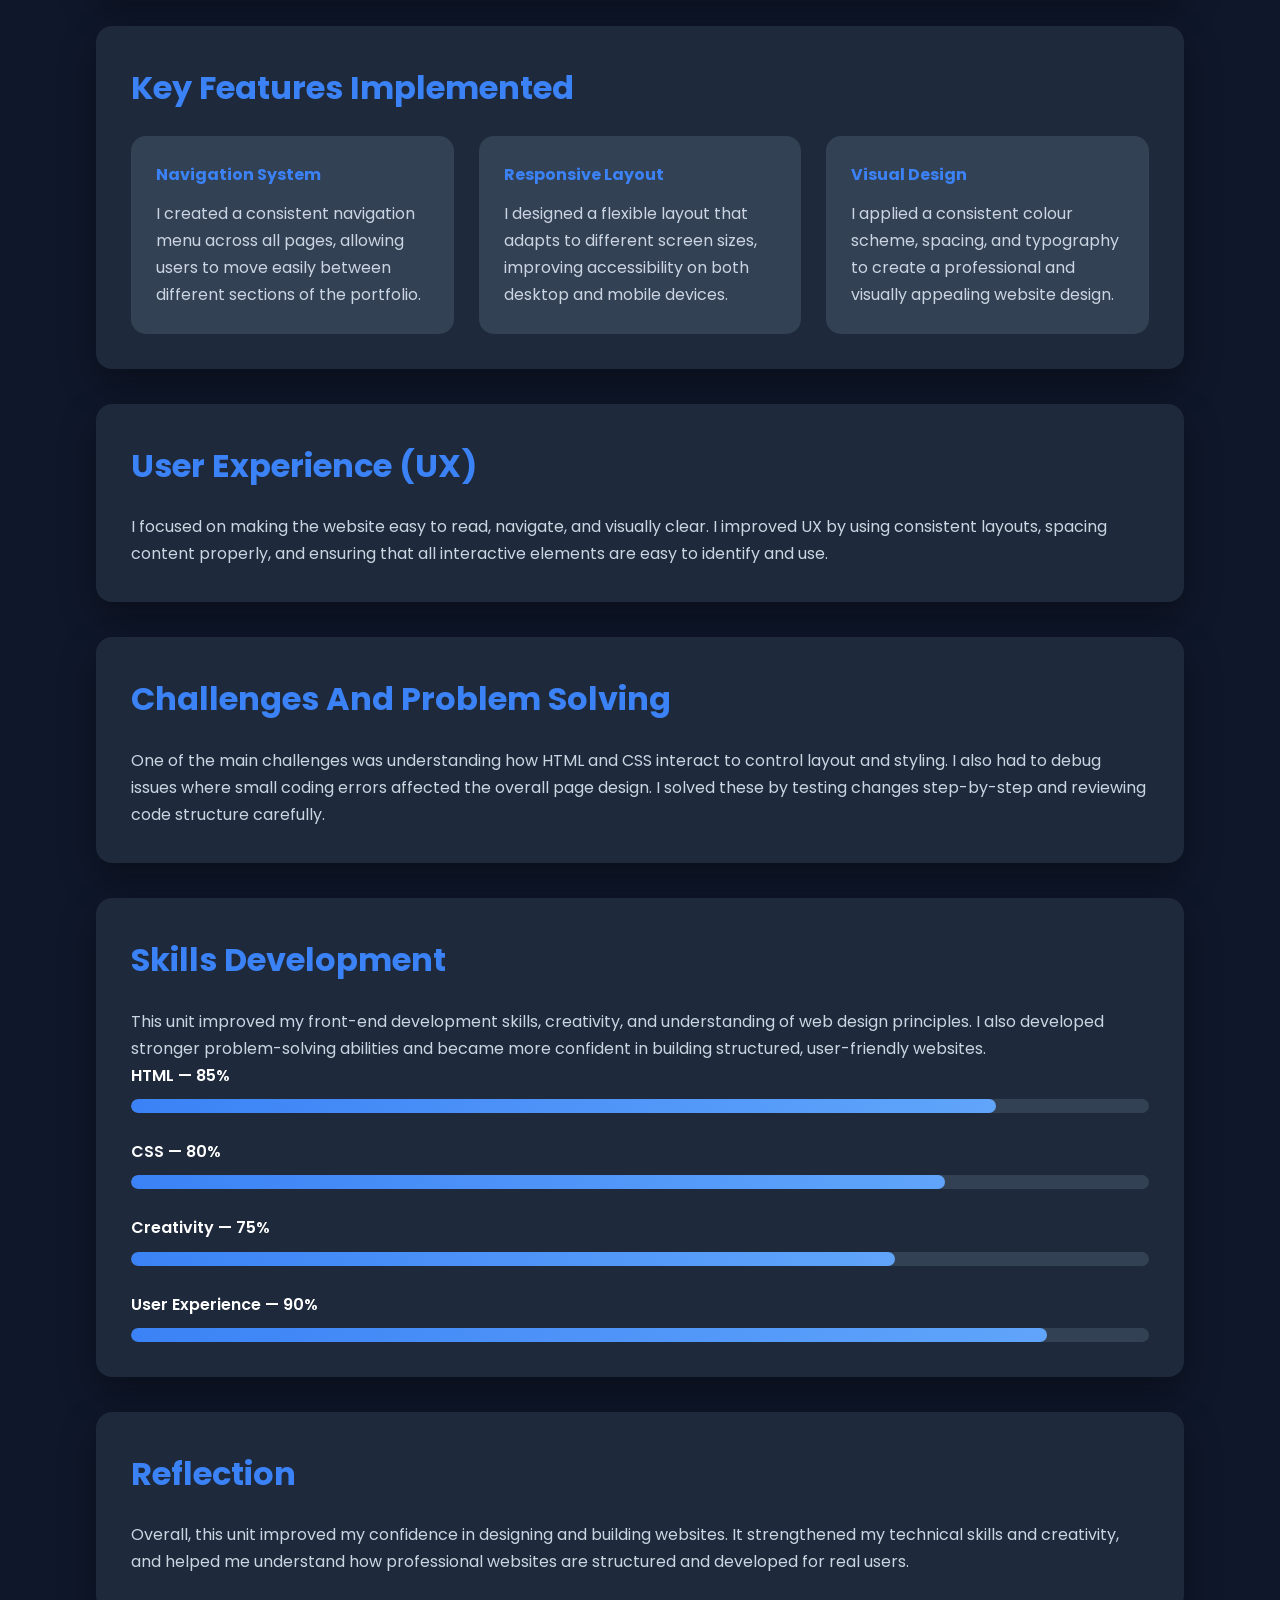
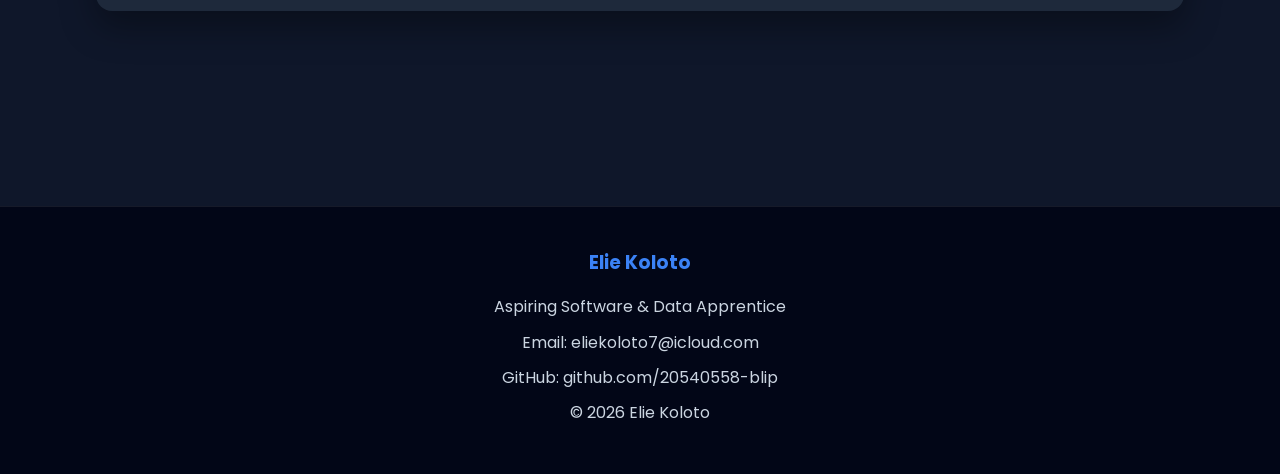
<file: unit13.html>
<!DOCTYPE html>
<html lang="en">

<head>

<meta charset="UTF-8">
<meta name="viewport" content="width=device-width, initial-scale=1.0">

<title>Unit 13 - Website Development</title>

<link rel="preconnect" href="https://fonts.googleapis.com">
<link href="https://fonts.googleapis.com/css2?family=Inter:wght@400;500;600;700;800&display=swap" rel="stylesheet">

<link rel="stylesheet" href="style.css">

</head>

<body>

<!-- =========================
     NAVBAR
========================= -->

<header>

<h1>Elie Portfolio</h1>

<nav>

<a href="index.html">Home</a>
<a href="about_me.html">About Me</a>
<a href="projects.html" class="active">Projects</a>

<a href="unit1.html">Unit 1</a>
<a href="unit2.html">Unit 2</a>
<a href="unit9.html">Unit 9</a>
<a href="unit11.html">Unit 11</a>
<a href="unit12.html">Unit 12</a>
<a href="unit13.html">Unit 13</a>
<a href="unit22.html">Unit 22</a>

<a href="cv.html">CV</a>
<a href="reflection.html">Reflection</a>
<a href="contact.html">Contact</a>

</nav>


<button onclick="toggleDarkMode()" class="btn dark-btn">
  🌙
</button>

</header>

<!-- =========================
     HERO SECTION
========================= -->

<section class="hero">

  <div class="hero-text">

    <div class="small-title">
      UNIT 13 — WEBSITE DEVELOPMENT
    </div>

    <h2>
      Building
      <br>
      Modern
      <br>
      Responsive
      <br>
      Websites.
    </h2>

    <p>
      Unit 13 focused on designing and developing
      websites using HTML and CSS. I learned how
      to structure web pages, improve user experience,
      and create visually appealing and responsive
      designs suitable for different devices.
    </p>

    <a href="website/home.html" class="btn">
      OPEN MY WEBSITE →
    </a>

  </div>

  <div class="hero-image">

    <img src="images/web.png" alt="Website Development Screenshot">

  </div>

</section>

<!-- =========================
     MAIN CONTENT
========================= -->

<section class="content">

  <!-- OVERVIEW -->

  <div class="section">

    <h3>Unit Overview</h3>

    <p>
      This unit covered the fundamentals of website
      development, including structuring content with
      HTML and styling pages using CSS. I developed
      an understanding of how websites are built and
      how design choices affect usability and user
      experience.
    </p>

  </div>

  <!-- TECHNOLOGIES -->

  <div class="section">

    <h3>Technologies Used</h3>

    <div class="distinction-list">

      <div class="distinction-item">

        <h4>HTML (Structure)</h4>

        <p>
          I used HTML to structure content on web pages,
          including headings, paragraphs, images, and
          navigation menus to ensure clear organisation.
        </p>

      </div>

      <div class="distinction-item">

        <h4>CSS (Design & Styling)</h4>

        <p>
          I used CSS to control the appearance of the
          website, including layout, colours, spacing,
          and interactive effects such as hover animations.
        </p>

      </div>

    </div>

  </div>

  <!-- FEATURES -->

  <div class="section">

    <h3>Key Features Implemented</h3>

    <div class="distinction-list">

      <div class="distinction-item">

        <h4>Navigation System</h4>

        <p>
          I created a consistent navigation menu across
          all pages, allowing users to move easily between
          different sections of the portfolio.
        </p>

      </div>

      <div class="distinction-item">

        <h4>Responsive Layout</h4>

        <p>
          I designed a flexible layout that adapts to
          different screen sizes, improving accessibility
          on both desktop and mobile devices.
        </p>

      </div>

      <div class="distinction-item">

        <h4>Visual Design</h4>

        <p>
          I applied a consistent colour scheme, spacing,
          and typography to create a professional and
          visually appealing website design.
        </p>

      </div>

    </div>

  </div>

  <!-- USER EXPERIENCE -->

  <div class="section">

    <h3>User Experience (UX)</h3>

    <p>
      I focused on making the website easy to read,
      navigate, and visually clear. I improved UX by
      using consistent layouts, spacing content properly,
      and ensuring that all interactive elements are easy
      to identify and use.
    </p>

  </div>

  <!-- CHALLENGES -->

  <div class="section">

    <h3>Challenges And Problem Solving</h3>

    <p>
      One of the main challenges was understanding how
      HTML and CSS interact to control layout and styling.
      I also had to debug issues where small coding errors
      affected the overall page design. I solved these by
      testing changes step-by-step and reviewing code
      structure carefully.
    </p>

  </div>

  <!-- SKILLS -->

  <div class="section">

    <h3>Skills Development</h3>

    <p>
      This unit improved my front-end development skills,
      creativity, and understanding of web design principles.
      I also developed stronger problem-solving abilities
      and became more confident in building structured,
      user-friendly websites.
    </p>

    <div class="skills">

      <div class="skill">

        <p>HTML — 85%</p>

        <div class="skill-bar">
          <div class="skill-fill" style="width:85%"></div>
        </div>

      </div>

      <div class="skill">

        <p>CSS — 80%</p>

        <div class="skill-bar">
          <div class="skill-fill" style="width:80%"></div>
        </div>

      </div>

      <div class="skill">

        <p>Creativity — 75%</p>

        <div class="skill-bar">
          <div class="skill-fill" style="width:75%"></div>
        </div>

      </div>

      <div class="skill">

        <p>User Experience — 90%</p>

        <div class="skill-bar">
          <div class="skill-fill" style="width:90%"></div>
        </div>

      </div>

    </div>

  </div>

  <!-- REFLECTION -->

  <div class="section">

    <h3>Reflection</h3>

    <p>
      Overall, this unit improved my confidence in
      designing and building websites. It strengthened
      my technical skills and creativity, and helped
      me understand how professional websites are
      structured and developed for real users.
    </p>

  </div>

</section>

<!-- =========================
     FOOTER
========================= -->

<footer>

<h3>Elie Koloto</h3>

<p>Aspiring Software & Data Apprentice</p>

<p>Email: eliekoloto7@icloud.com</p>

<p>GitHub: github.com/20540558-blip</p>

<p>© 2026 Elie Koloto</p>

</footer>

<!-- =========================
     DARK MODE SCRIPT
========================= -->

<script>

function toggleDarkMode(){
  document.body.classList.toggle("dark-mode");
}

</script>

</body>
</html>
</file>
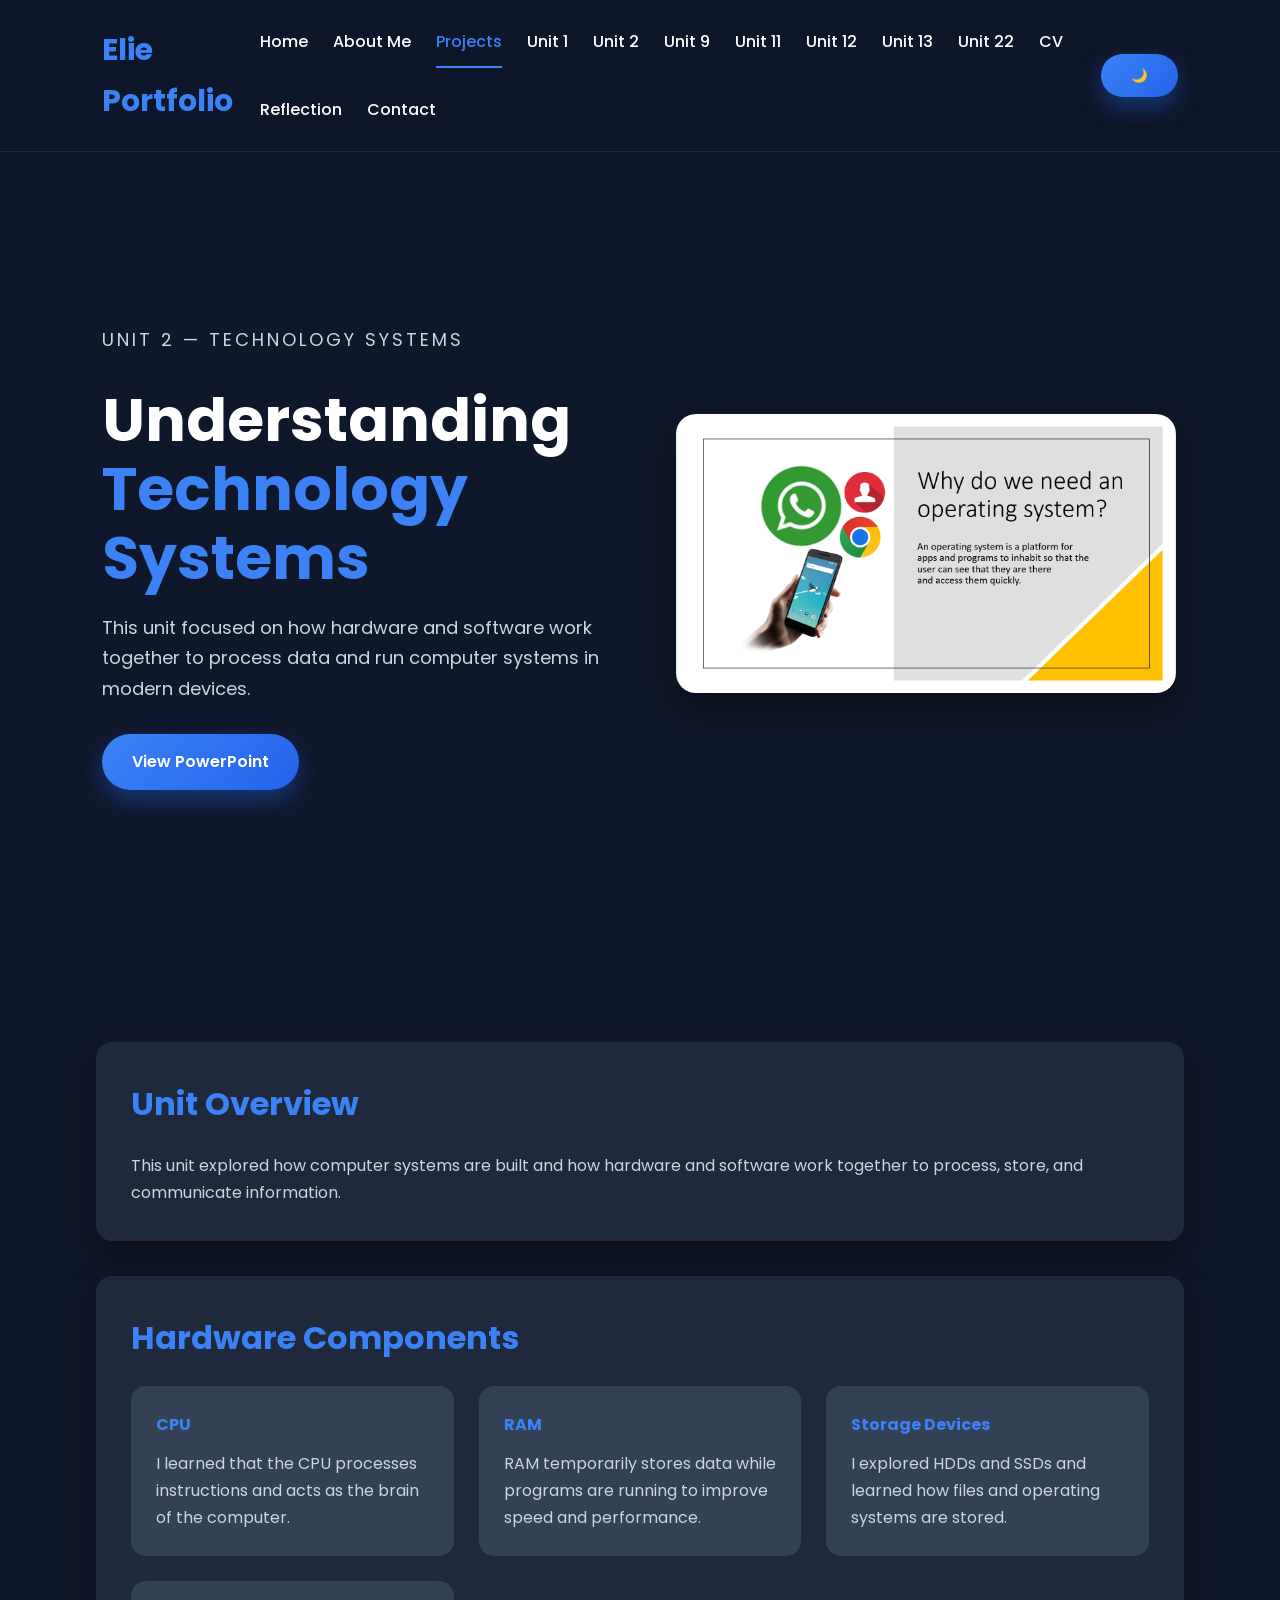
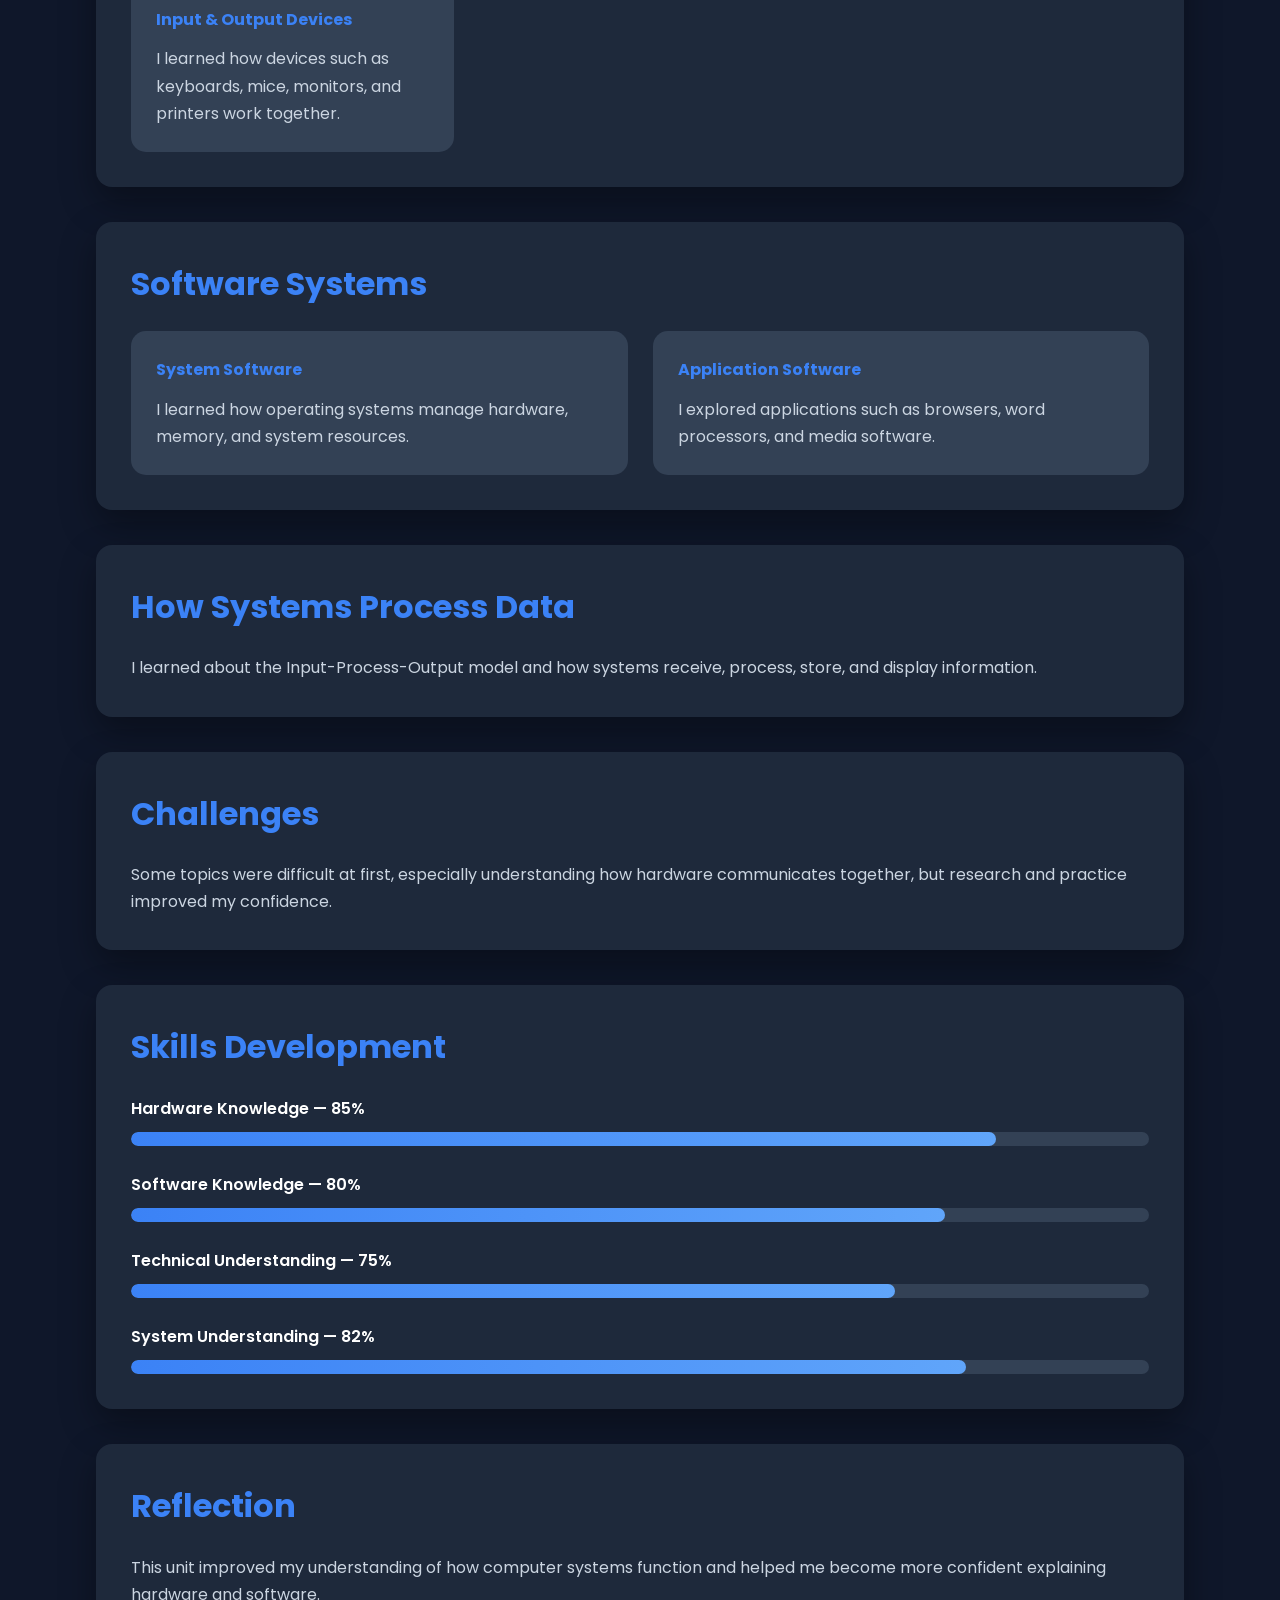
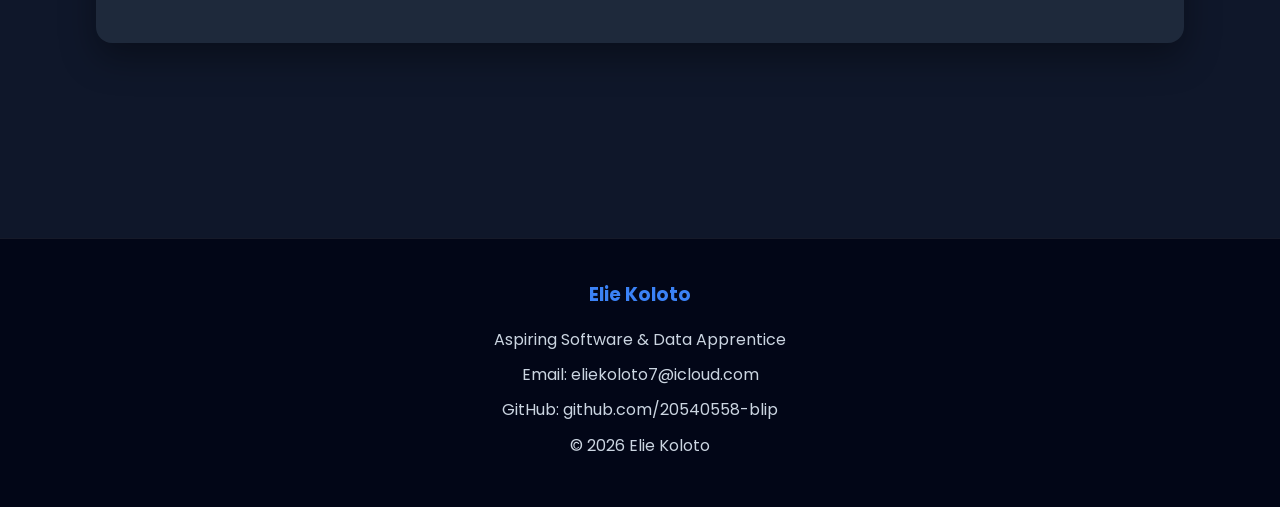
<file: unit2.html>
<!DOCTYPE html>
<html lang="en">

<head>
<meta charset="UTF-8">
<meta name="viewport" content="width=device-width, initial-scale=1.0">

<title>Unit 2 - Technology Systems</title>

<link rel="stylesheet" href="style.css">
</head>

<body>

<!-- HEADER -->
<header>

  <h1>Elie Portfolio</h1>

<nav>

<a href="index.html">Home</a>
<a href="about_me.html">About Me</a>
<a href="projects.html" class="active">Projects</a>

<a href="unit1.html">Unit 1</a>
<a href="unit2.html">Unit 2</a>
<a href="unit9.html">Unit 9</a>
<a href="unit11.html">Unit 11</a>
<a href="unit12.html">Unit 12</a>
<a href="unit13.html">Unit 13</a>
<a href="unit22.html">Unit 22</a>

<a href="cv.html">CV</a>
<a href="reflection.html">Reflection</a>
<a href="contact.html">Contact</a>

</nav>


  <button onclick="toggleDarkMode()" class="btn">
    🌙
  </button>

</header>

<!-- HERO -->
<section class="hero">

  <div class="hero-text">

    <p class="small-title">
      UNIT 2 — TECHNOLOGY SYSTEMS
    </p>

    <h2>
      Understanding
      <span>Technology Systems</span>
    </h2>

    <p>
      This unit focused on how hardware and software
      work together to process data and run computer
      systems in modern devices.
    </p>

    <a href="Unit 2 - Operating Systems.pptx"
       target="_blank"
       class="btn">
      View PowerPoint
    </a>

  </div>

  <div class="hero-image">
    <img src="images/unit2.png"
         alt="Technology Systems Coursework">
  </div>

</section>

<!-- CONTENT -->
<section class="content">

  <div class="section">

    <h3>Unit Overview</h3>

    <p>
      This unit explored how computer systems are built
      and how hardware and software work together to
      process, store, and communicate information.
    </p>

  </div>

  <div class="section">

    <h3>Hardware Components</h3>

    <div class="distinction-list">

      <div class="distinction-item">
        <h4>CPU</h4>
        <p>
          I learned that the CPU processes instructions
          and acts as the brain of the computer.
        </p>
      </div>

      <div class="distinction-item">
        <h4>RAM</h4>
        <p>
          RAM temporarily stores data while programs
          are running to improve speed and performance.
        </p>
      </div>

      <div class="distinction-item">
        <h4>Storage Devices</h4>
        <p>
          I explored HDDs and SSDs and learned how
          files and operating systems are stored.
        </p>
      </div>

      <div class="distinction-item">
        <h4>Input & Output Devices</h4>
        <p>
          I learned how devices such as keyboards,
          mice, monitors, and printers work together.
        </p>
      </div>

    </div>

  </div>

  <div class="section">

    <h3>Software Systems</h3>

    <div class="distinction-list">

      <div class="distinction-item">
        <h4>System Software</h4>
        <p>
          I learned how operating systems manage hardware,
          memory, and system resources.
        </p>
      </div>

      <div class="distinction-item">
        <h4>Application Software</h4>
        <p>
          I explored applications such as browsers,
          word processors, and media software.
        </p>
      </div>

    </div>

  </div>

  <div class="section">

    <h3>How Systems Process Data</h3>

    <p>
      I learned about the Input-Process-Output model
      and how systems receive, process, store,
      and display information.
    </p>

  </div>

  <div class="section">

    <h3>Challenges</h3>

    <p>
      Some topics were difficult at first, especially
      understanding how hardware communicates together,
      but research and practice improved my confidence.
    </p>

  </div>

  <div class="section">

    <h3>Skills Development</h3>

    <div class="skills">

      <div class="skill">
        <p>Hardware Knowledge — 85%</p>
        <div class="skill-bar">
          <div class="skill-fill" style="width:85%"></div>
        </div>
      </div>

      <div class="skill">
        <p>Software Knowledge — 80%</p>
        <div class="skill-bar">
          <div class="skill-fill" style="width:80%"></div>
        </div>
      </div>

      <div class="skill">
        <p>Technical Understanding — 75%</p>
        <div class="skill-bar">
          <div class="skill-fill" style="width:75%"></div>
        </div>
      </div>

      <div class="skill">
        <p>System Understanding — 82%</p>
        <div class="skill-bar">
          <div class="skill-fill" style="width:82%"></div>
        </div>
      </div>

    </div>

  </div>

  <div class="section">

    <h3>Reflection</h3>

    <p>
      This unit improved my understanding of how
      computer systems function and helped me become
      more confident explaining hardware and software.
    </p>

  </div>

</section>

<!-- FOOTER -->
<footer>

<h3>Elie Koloto</h3>

<p>Aspiring Software & Data Apprentice</p>

<p>Email: eliekoloto7@icloud.com</p>

<p>GitHub: github.com/20540558-blip</p>

<p>© 2026 Elie Koloto</p>

</footer>

<script>
function toggleDarkMode(){
  document.body.classList.toggle("dark-mode");
}
</script>

</body>
</html>
</file>
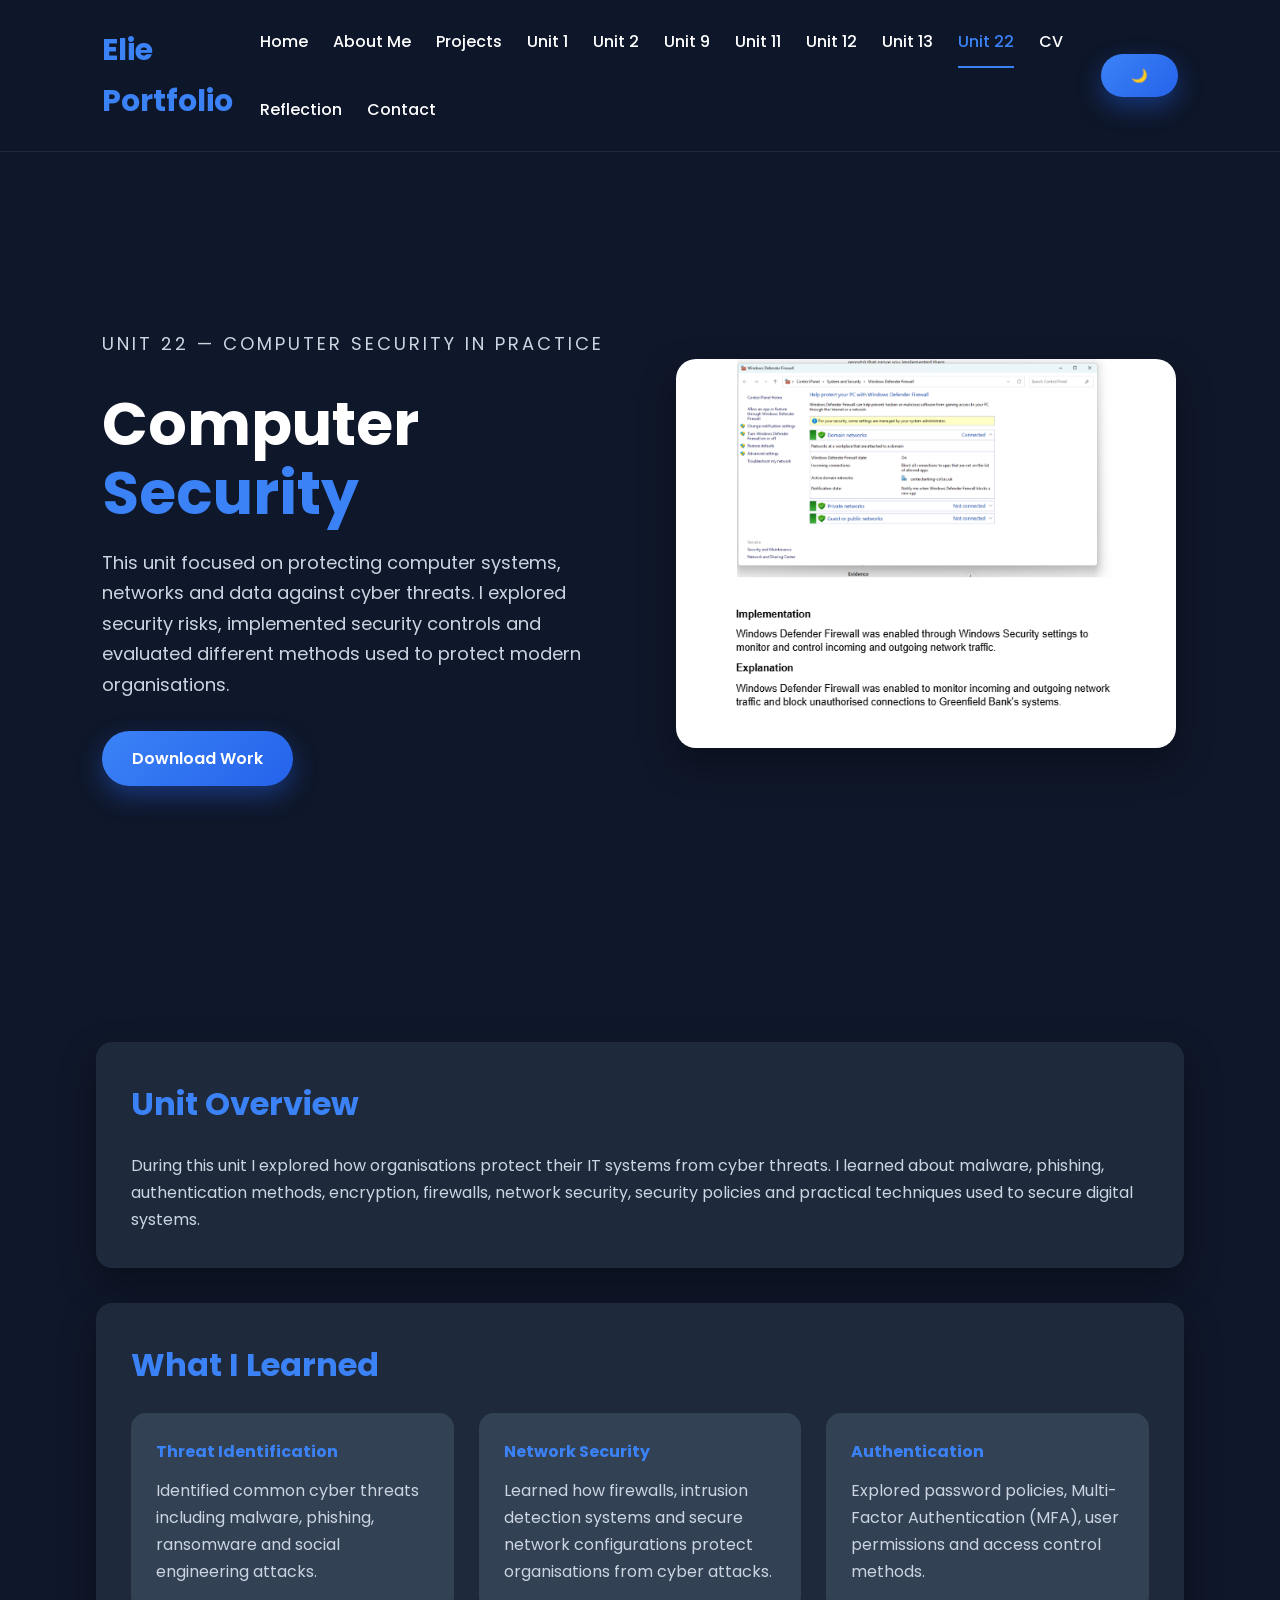
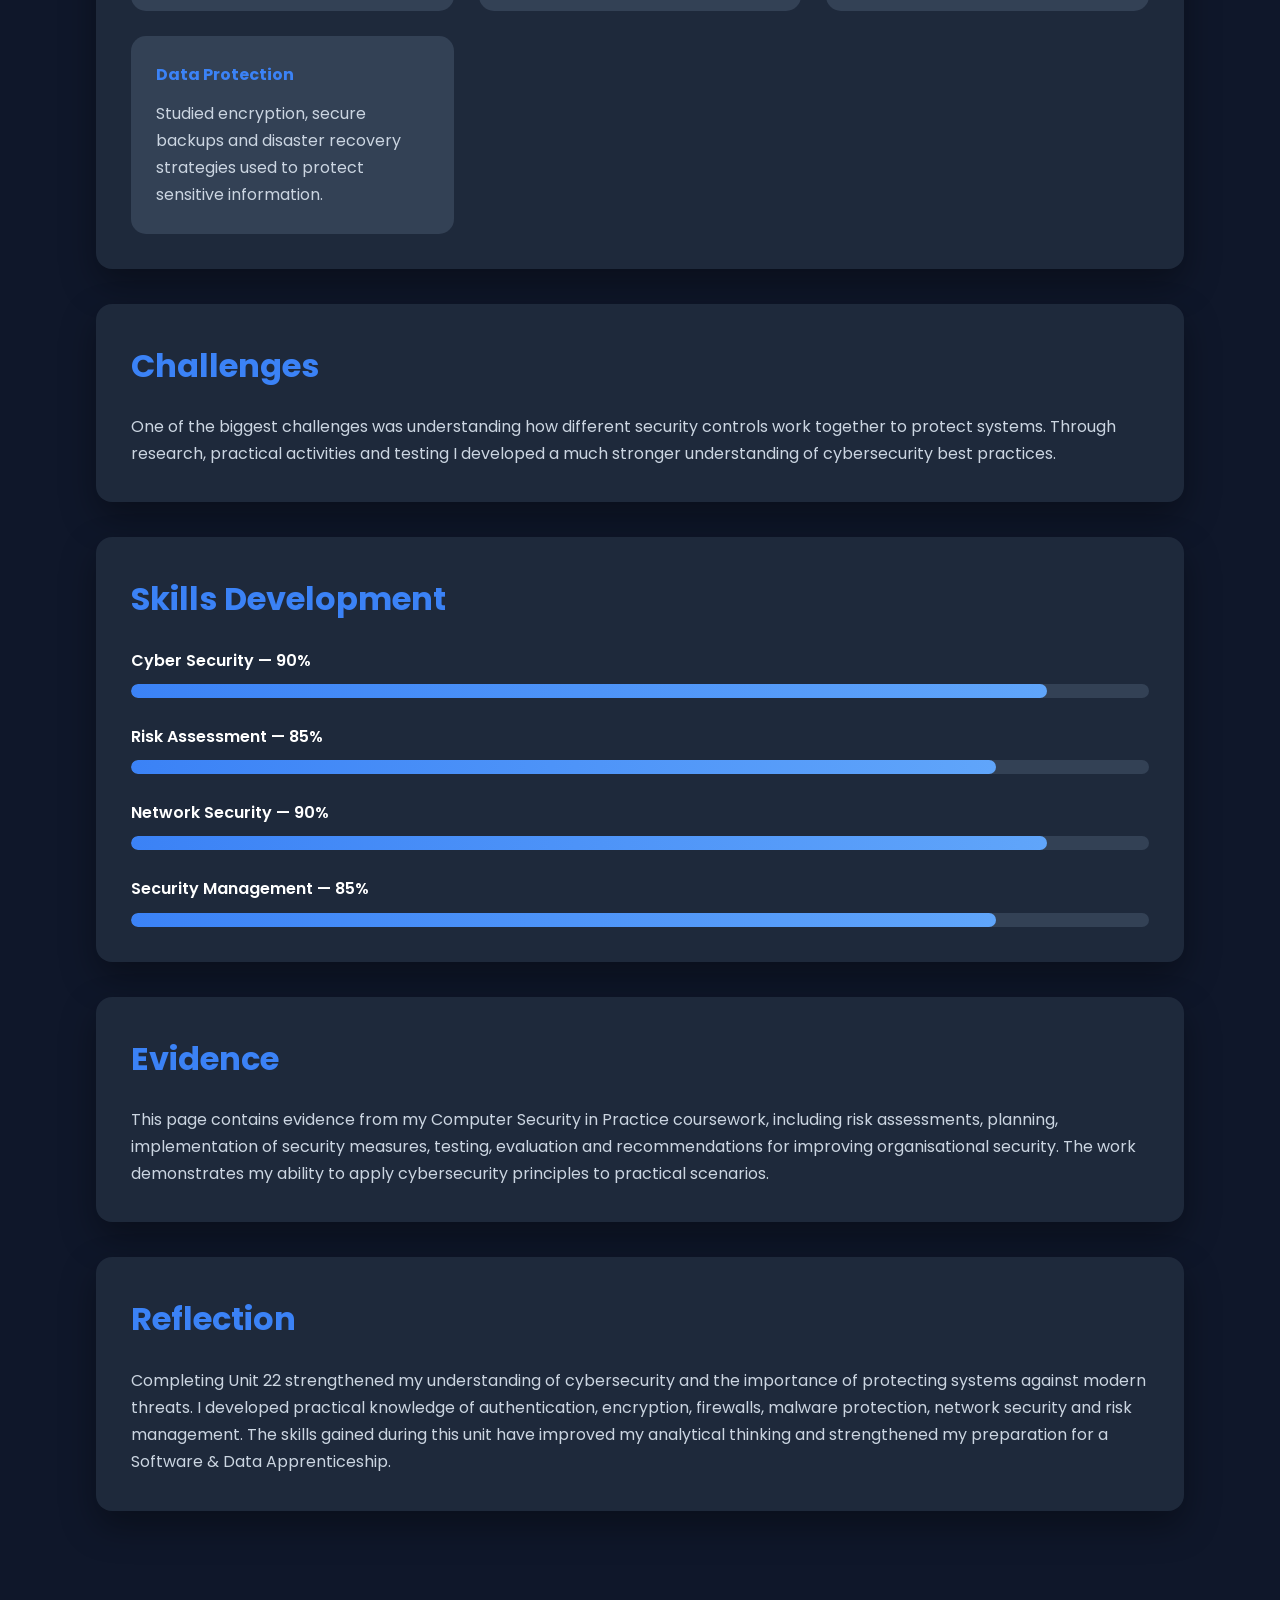
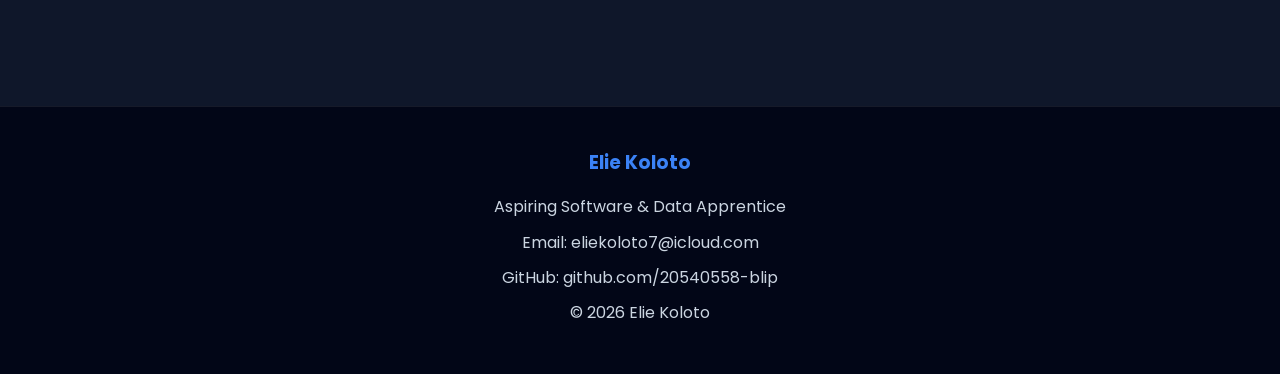
<file: unit22.html>
<!DOCTYPE html>
<html lang="en">

<head>

<meta charset="UTF-8">
<meta name="viewport" content="width=device-width, initial-scale=1.0">

<title>Unit 22 - Computer Security in Practice</title>

<link rel="stylesheet" href="style.css">

</head>

<body>

<header>

<h1>Elie Portfolio</h1>

<nav>

<a href="index.html">Home</a>
<a href="about_me.html">About Me</a>
<a href="projects.html">Projects</a>

<a href="unit1.html">Unit 1</a>
<a href="unit2.html">Unit 2</a>
<a href="unit9.html">Unit 9</a>
<a href="unit11.html">Unit 11</a>
<a href="unit12.html">Unit 12</a>
<a href="unit13.html">Unit 13</a>
<a href="unit22.html" class="active">Unit 22</a>

<a href="cv.html">CV</a>
<a href="reflection.html">Reflection</a>
<a href="contact.html">Contact</a>

</nav>

<button onclick="toggleDarkMode()" class="btn">
🌙
</button>

</header>

<!-- HERO -->

<section class="hero">

<div class="hero-text">

<p class="small-title">

UNIT 22 — COMPUTER SECURITY IN PRACTICE

</p>

<h2>

Computer
<span>Security</span>

</h2>

<p>

This unit focused on protecting computer systems, networks and data
against cyber threats. I explored security risks, implemented
security controls and evaluated different methods used to protect
modern organisations.

</p>

<a href="Task 3 unit 22.docx"
download
class="btn">

Download Work

</a>

</div>

<div class="hero-image">

<img src="images/unit22.png"
alt="Unit 22 Coursework">

</div>

</section>

<!-- CONTENT -->

<section class="content">

<div class="section">

<h3>Unit Overview</h3>

<p>

During this unit I explored how organisations protect their IT
systems from cyber threats. I learned about malware, phishing,
authentication methods, encryption, firewalls, network security,
security policies and practical techniques used to secure digital
systems.

</p>

</div>

<div class="section">

<h3>What I Learned</h3>

<div class="distinction-list">

<div class="distinction-item">

<h4>Threat Identification</h4>

<p>

Identified common cyber threats including malware, phishing,
ransomware and social engineering attacks.

</p>

</div>

<div class="distinction-item">

<h4>Network Security</h4>

<p>

Learned how firewalls, intrusion detection systems and secure
network configurations protect organisations from cyber attacks.

</p>

</div>

<div class="distinction-item">

<h4>Authentication</h4>

<p>

Explored password policies, Multi-Factor Authentication (MFA),
user permissions and access control methods.

</p>

</div>

<div class="distinction-item">

<h4>Data Protection</h4>

<p>

Studied encryption, secure backups and disaster recovery
strategies used to protect sensitive information.

</p>

</div>

</div>

</div>

<div class="section">

<h3>Challenges</h3>

<p>

One of the biggest challenges was understanding how different
security controls work together to protect systems. Through
research, practical activities and testing I developed a much
stronger understanding of cybersecurity best practices.

</p>

</div>

<div class="section">

<h3>Skills Development</h3>

<div class="skills">

<div class="skill">

<p>Cyber Security — 90%</p>

<div class="skill-bar">
<div class="skill-fill" style="width:90%"></div>
</div>

</div>

<div class="skill">

<p>Risk Assessment — 85%</p>

<div class="skill-bar">
<div class="skill-fill" style="width:85%"></div>
</div>

</div>

<div class="skill">

<p>Network Security — 90%</p>

<div class="skill-bar">
<div class="skill-fill" style="width:90%"></div>
</div>

</div>

<div class="skill">

<p>Security Management — 85%</p>

<div class="skill-bar">
<div class="skill-fill" style="width:85%"></div>
</div>

</div>

</div>

</div>

<div class="section">

<h3>Evidence</h3>

<p>

This page contains evidence from my Computer Security in Practice
coursework, including risk assessments, planning, implementation of
security measures, testing, evaluation and recommendations for
improving organisational security. The work demonstrates my ability
to apply cybersecurity principles to practical scenarios.

</p>

</div>

<div class="section">

<h3>Reflection</h3>

<p>

Completing Unit 22 strengthened my understanding of cybersecurity
and the importance of protecting systems against modern threats. I
developed practical knowledge of authentication, encryption,
firewalls, malware protection, network security and risk management.
The skills gained during this unit have improved my analytical
thinking and strengthened my preparation for a Software & Data
Apprenticeship.

</p>

</div>

</section>

<footer>

<h3>Elie Koloto</h3>

<p>Aspiring Software & Data Apprentice</p>

<p>Email: eliekoloto7@icloud.com</p>

<p>GitHub: github.com/20540558-blip</p>

<p>© 2026 Elie Koloto</p>

</footer>

<script>

function toggleDarkMode(){

document.body.classList.toggle("dark-mode");

}

</script>

</body>
</html>
</file>
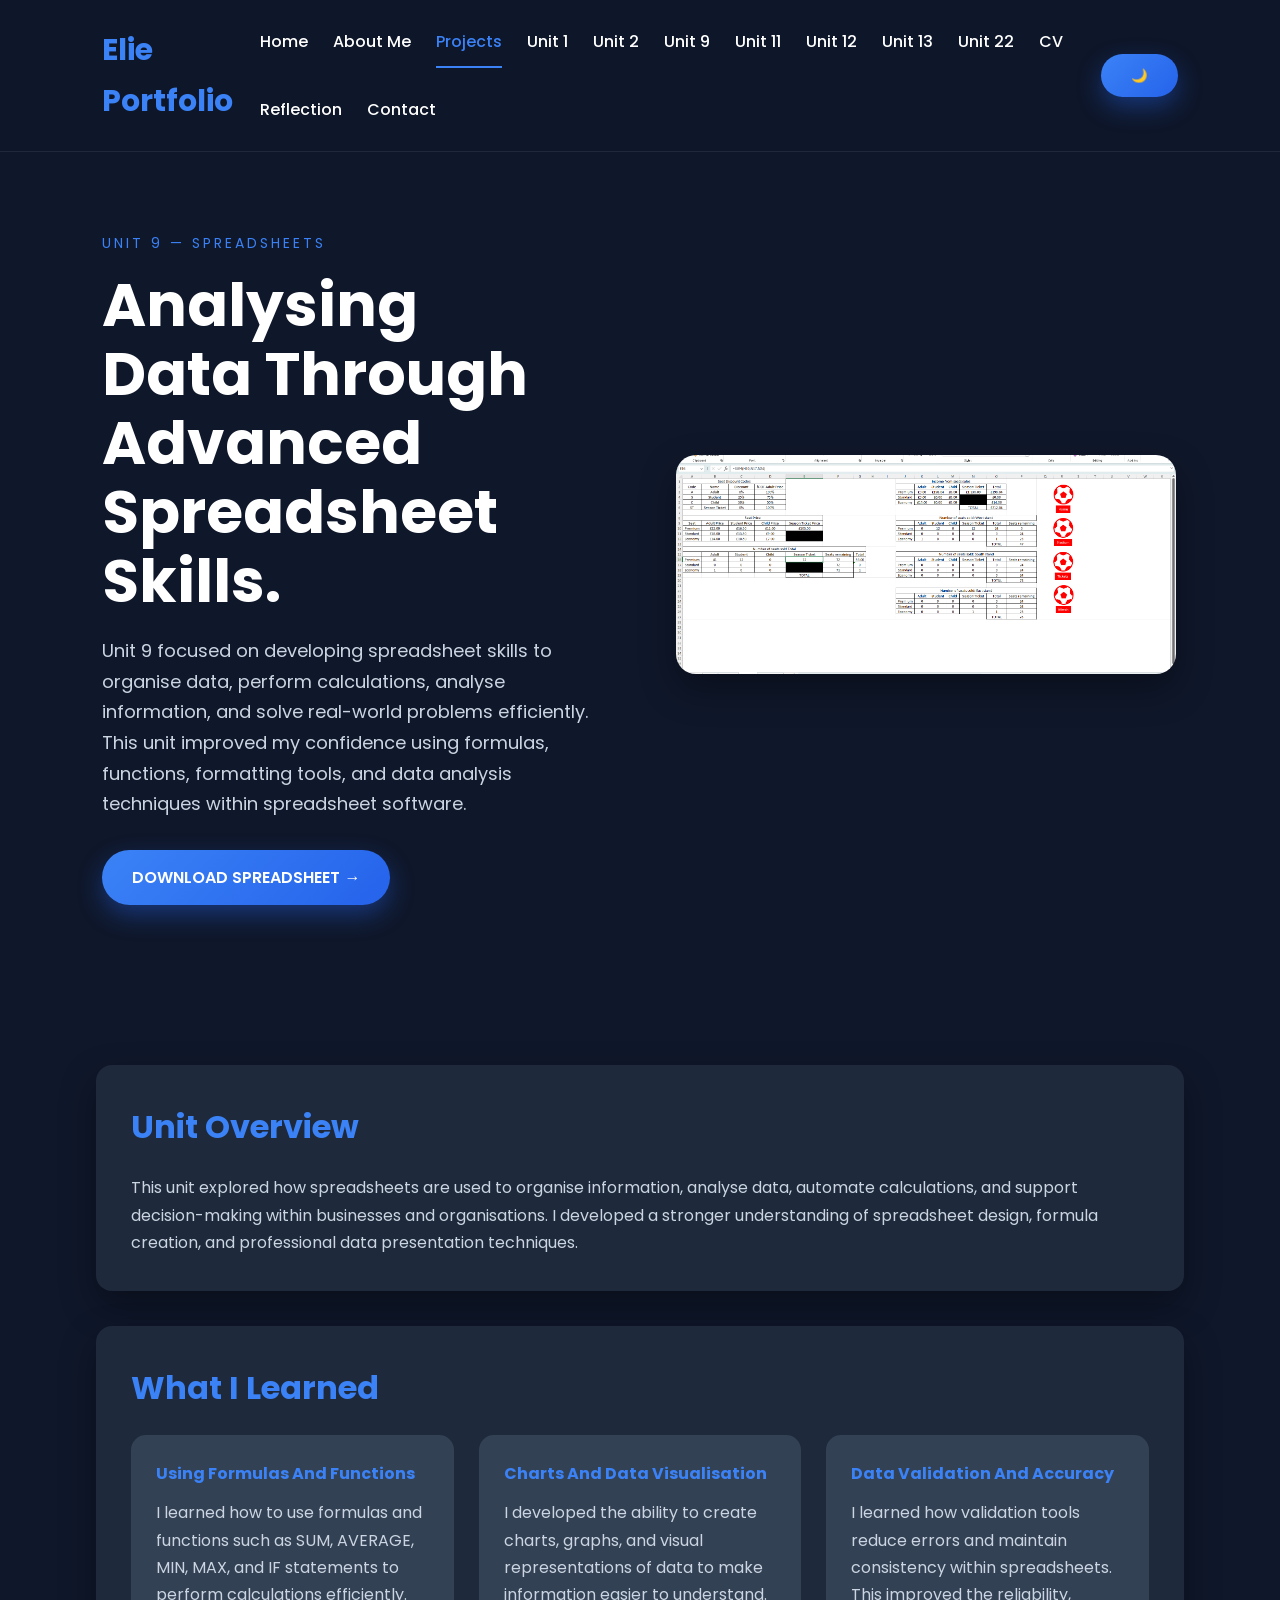
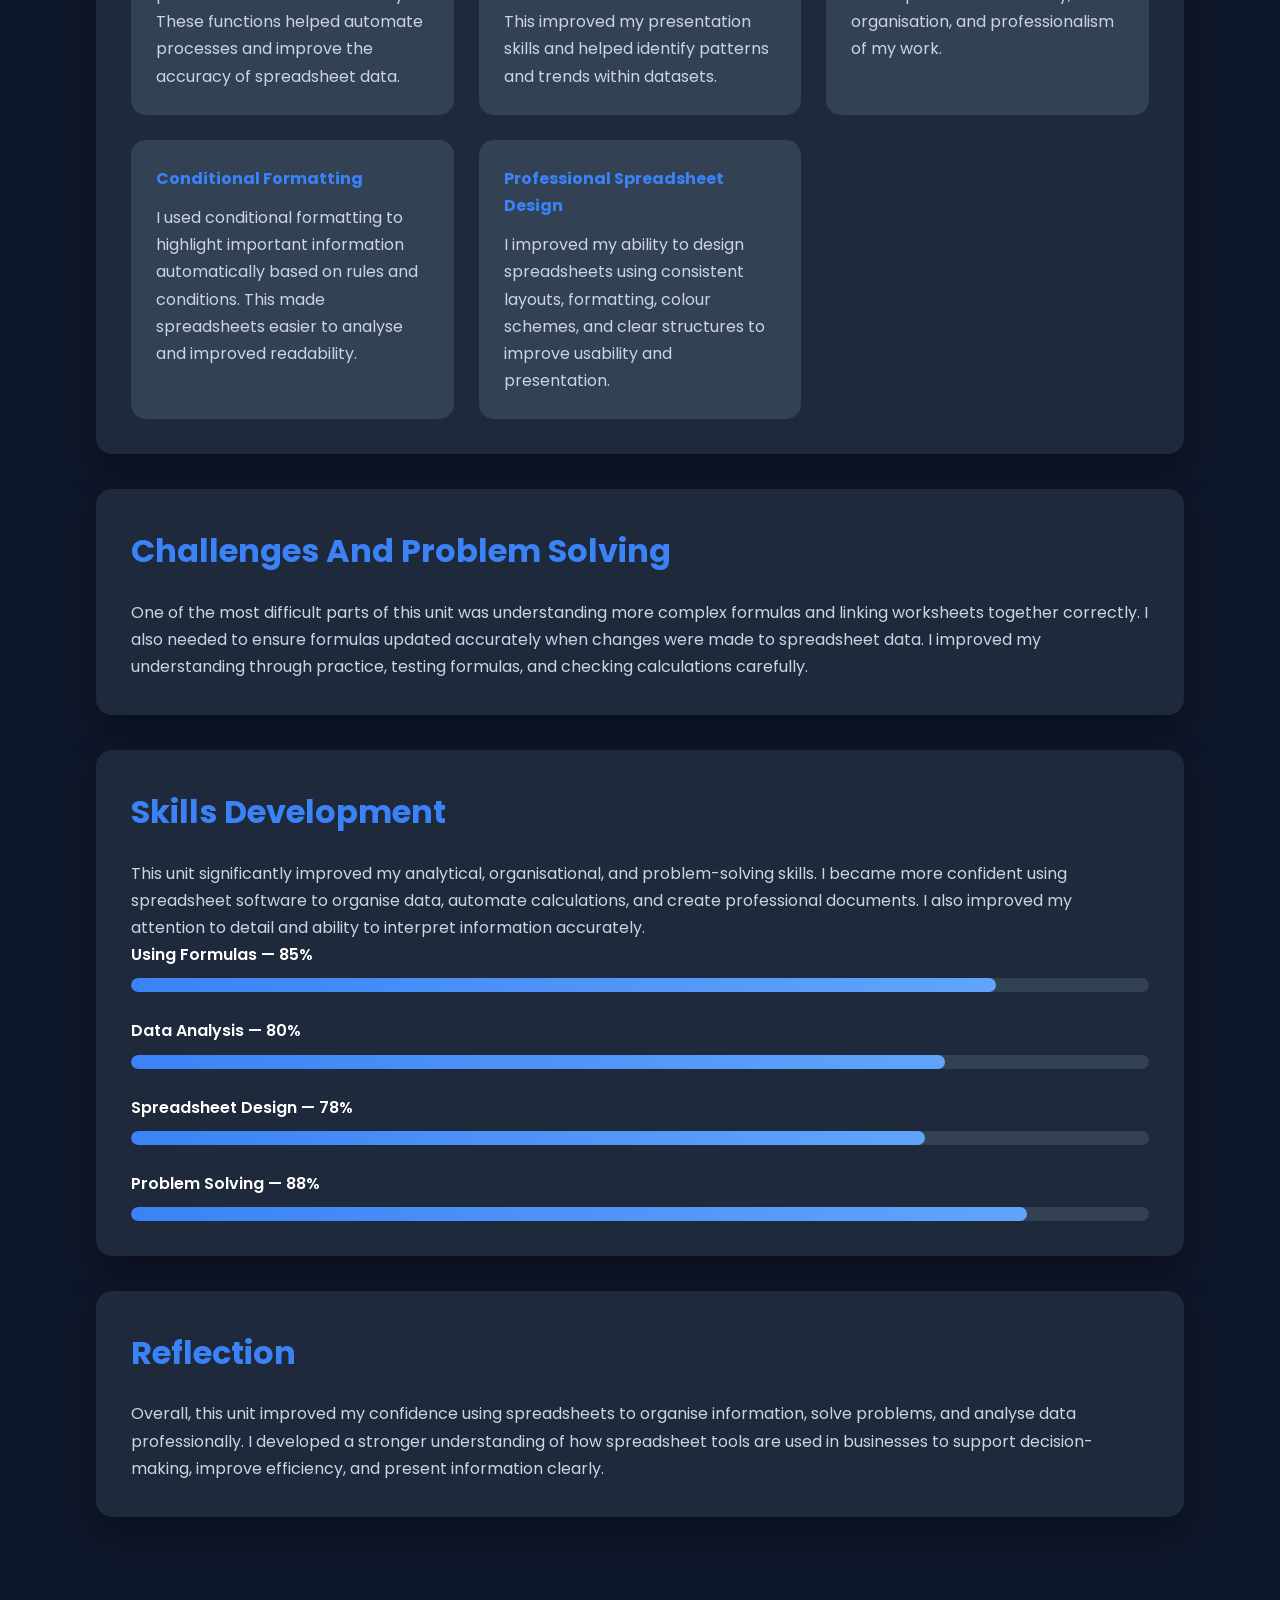
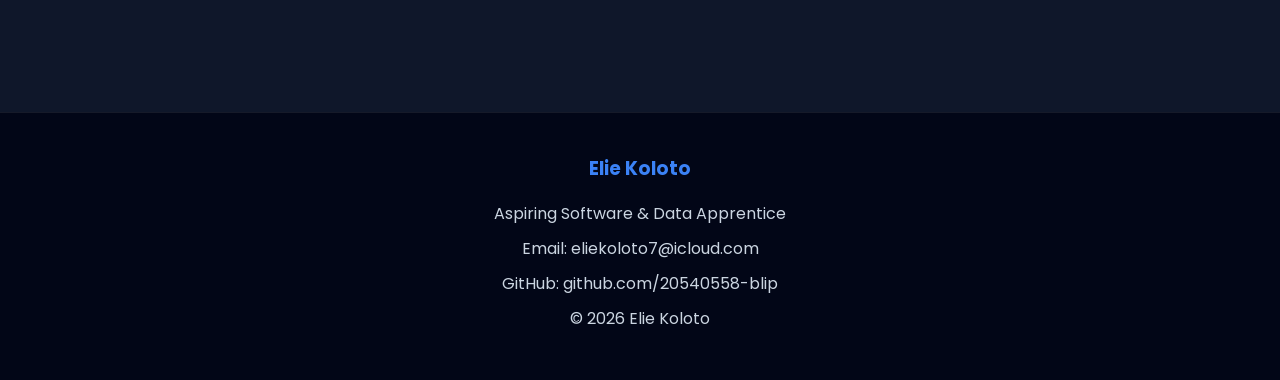
<file: unit9.html>
<!DOCTYPE html>
<html lang="en">

<head>
<meta charset="UTF-8">
<meta name="viewport" content="width=device-width, initial-scale=1.0">

<title>Unit 9 - Spreadsheets</title>

<link rel="stylesheet" href="style.css">
</head>

<body>

<!-- =========================
     NAVBAR
========================= -->

<header>

<h1>Elie Portfolio</h1>

<nav>

<a href="index.html">Home</a>
<a href="about_me.html">About Me</a>
<a href="projects.html" class="active">Projects</a>

<a href="unit1.html">Unit 1</a>
<a href="unit2.html">Unit 2</a>
<a href="unit9.html">Unit 9</a>
<a href="unit11.html">Unit 11</a>
<a href="unit12.html">Unit 12</a>
<a href="unit13.html">Unit 13</a>
<a href="unit22.html">Unit 22</a>

<a href="cv.html">CV</a>
<a href="reflection.html">Reflection</a>
<a href="contact.html">Contact</a>

</nav>


<button onclick="toggleDarkMode()" class="btn dark-btn">
  🌙
</button>

</header>

<!-- =========================
     HERO SECTION
========================= -->

<section class="hero">

  <div class="hero-text">

    <div class="small-title">
      UNIT 9 — SPREADSHEETS
    </div>

    <h2>
      Analysing
      <br>
      Data Through
      <br>
      Advanced
      <br>
      Spreadsheet Skills.
    </h2>

    <p>
      Unit 9 focused on developing spreadsheet skills
      to organise data, perform calculations, analyse
      information, and solve real-world problems efficiently.
      This unit improved my confidence using formulas,
      functions, formatting tools, and data analysis
      techniques within spreadsheet software.
    </p>

    <a href="Task 3.xlsx" download class="btn">
      DOWNLOAD SPREADSHEET →
    </a>

  </div>

  <div class="hero-image">

    <img src="images/spreadsheet.png" alt="Spreadsheet Coursework">

  </div>

</section>

<!-- =========================
     MAIN CONTENT
========================= -->

<section class="content">

  <!-- OVERVIEW -->

  <div class="section">

    <h3>Unit Overview</h3>

    <p>
      This unit explored how spreadsheets are used to
      organise information, analyse data, automate
      calculations, and support decision-making within
      businesses and organisations. I developed a stronger
      understanding of spreadsheet design, formula creation,
      and professional data presentation techniques.
    </p>

  </div>

  <!-- SKILLS DEVELOPED -->

  <div class="section">

    <h3>What I Learned</h3>

    <div class="distinction-list">

      <div class="distinction-item">

        <h4>Using Formulas And Functions</h4>

        <p>
          I learned how to use formulas and functions
          such as SUM, AVERAGE, MIN, MAX, and IF
          statements to perform calculations efficiently.
          These functions helped automate processes
          and improve the accuracy of spreadsheet data.
        </p>

      </div>

      <div class="distinction-item">

        <h4>Charts And Data Visualisation</h4>

        <p>
          I developed the ability to create charts,
          graphs, and visual representations of data
          to make information easier to understand.
          This improved my presentation skills and helped
          identify patterns and trends within datasets.
        </p>

      </div>

      <div class="distinction-item">

        <h4>Data Validation And Accuracy</h4>

        <p>
          I learned how validation tools reduce errors
          and maintain consistency within spreadsheets.
          This improved the reliability, organisation,
          and professionalism of my work.
        </p>

      </div>

      <div class="distinction-item">

        <h4>Conditional Formatting</h4>

        <p>
          I used conditional formatting to highlight
          important information automatically based on
          rules and conditions. This made spreadsheets
          easier to analyse and improved readability.
        </p>

      </div>

      <div class="distinction-item">

        <h4>Professional Spreadsheet Design</h4>

        <p>
          I improved my ability to design spreadsheets
          using consistent layouts, formatting,
          colour schemes, and clear structures to
          improve usability and presentation.
        </p>

      </div>

    </div>

  </div>

  <!-- CHALLENGES -->

  <div class="section">

    <h3>Challenges And Problem Solving</h3>

    <p>
      One of the most difficult parts of this unit was
      understanding more complex formulas and linking
      worksheets together correctly. I also needed to
      ensure formulas updated accurately when changes
      were made to spreadsheet data. I improved my
      understanding through practice, testing formulas,
      and checking calculations carefully.
    </p>

  </div>

  <!-- SKILLS -->

  <div class="section">

    <h3>Skills Development</h3>

    <p>
      This unit significantly improved my analytical,
      organisational, and problem-solving skills. I
      became more confident using spreadsheet software
      to organise data, automate calculations, and
      create professional documents. I also improved
      my attention to detail and ability to interpret
      information accurately.
    </p>

    <div class="skills">

      <div class="skill">

        <p>Using Formulas — 85%</p>

        <div class="skill-bar">
          <div class="skill-fill" style="width:85%"></div>
        </div>

      </div>

      <div class="skill">

        <p>Data Analysis — 80%</p>

        <div class="skill-bar">
          <div class="skill-fill" style="width:80%"></div>
        </div>

      </div>

      <div class="skill">

        <p>Spreadsheet Design — 78%</p>

        <div class="skill-bar">
          <div class="skill-fill" style="width:78%"></div>
        </div>

      </div>

      <div class="skill">

        <p>Problem Solving — 88%</p>

        <div class="skill-bar">
          <div class="skill-fill" style="width:88%"></div>
        </div>

      </div>

    </div>

  </div>

  <!-- REFLECTION -->

  <div class="section">

    <h3>Reflection</h3>

    <p>
      Overall, this unit improved my confidence using
      spreadsheets to organise information, solve
      problems, and analyse data professionally.
      I developed a stronger understanding of how
      spreadsheet tools are used in businesses to
      support decision-making, improve efficiency,
      and present information clearly.
    </p>

  </div>

</section>

<!-- =========================
     FOOTER
========================= -->

<footer>

<h3>Elie Koloto</h3>

<p>Aspiring Software & Data Apprentice</p>

<p>Email: eliekoloto7@icloud.com</p>

<p>GitHub: github.com/20540558-blip</p>

<p>© 2026 Elie Koloto</p>

</footer>

<!-- =========================
     DARK MODE
========================= -->

<script>

function toggleDarkMode(){
  document.body.classList.toggle("dark-mode");
}

</script>

</body>
</html>
</file>
<file: style.css>
/* =========================================
   ELIE KOLOTO PORTFOLIO
   STYLE.CSS
   PART 1
========================================= */

/* Google Font */
@import url('https://fonts.googleapis.com/css2?family=Poppins:wght@300;400;500;600;700;800&display=swap');

/* ==========================
   RESET
========================== */

*{
    margin:0;
    padding:0;
    box-sizing:border-box;
}

html{
    scroll-behavior:smooth;
}

body{

    font-family:'Poppins',sans-serif;

    background:#0f172a;

    color:white;

    line-height:1.7;

}

/* ==========================
   VARIABLES
========================== */

:root{

    --primary:#3b82f6;

    --secondary:#2563eb;

    --background:#0f172a;

    --card:#1e293b;

    --card2:#334155;

    --text:#ffffff;

    --text2:#cbd5e1;

    --success:#22c55e;

    --radius:16px;

    --shadow:0 15px 35px rgba(0,0,0,.35);

}

/* ==========================
   LINKS
========================== */

a{

    text-decoration:none;

    color:white;

    transition:.3s;

}

a:hover{

    color:var(--primary);

}

/* ==========================
   HEADER
========================== */

header{

    width:100%;

    display:flex;

    justify-content:space-between;

    align-items:center;

    padding:20px 8%;

    position:sticky;

    top:0;

    z-index:1000;

    background:rgba(15,23,42,.92);

    backdrop-filter:blur(12px);

    border-bottom:1px solid rgba(255,255,255,.08);

}

/* ==========================
   LOGO
========================== */

header h1{

    font-size:30px;

    font-weight:700;

    color:var(--primary);

}

/* ==========================
   NAVIGATION
========================== */

nav{

    display:flex;

    gap:25px;

    flex-wrap:wrap;

}

nav a{

    font-weight:500;

    padding:8px 0;

    position:relative;

}

nav a::after{

    content:"";

    position:absolute;

    left:0;

    bottom:-5px;

    width:0;

    height:2px;

    background:var(--primary);

    transition:.3s;

}

nav a:hover::after{

    width:100%;

}

/* ==========================
   BUTTONS
========================== */

.btn{

    display:inline-block;

    background:linear-gradient(135deg,#3b82f6,#2563eb);

    color:white;

    padding:14px 30px;

    border-radius:40px;

    font-weight:600;

    transition:.35s;

    border:none;

    cursor:pointer;

    box-shadow:0 10px 25px rgba(37,99,235,.4);

}

.btn:hover{

    transform:translateY(-5px);

    box-shadow:0 18px 35px rgba(37,99,235,.6);

}

/* ==========================
   HERO SECTION
========================== */

.hero{

    width:100%;

    min-height:90vh;

    display:flex;

    justify-content:space-between;

    align-items:center;

    padding:80px 8%;

    gap:70px;

}

.hero-text{

    flex:1;

}

.small-title{

    color:var(--primary);

    text-transform:uppercase;

    letter-spacing:3px;

    margin-bottom:15px;

    font-size:14px;

}

.hero h2{

    font-size:60px;

    line-height:1.15;

    margin-bottom:20px;

}

.hero h2 span{

    color:var(--primary);

}

.hero p{

    color:var(--text2);

    margin-bottom:30px;

    font-size:18px;

}

.hero-image{

    flex:1;

    text-align:center;

}

.hero-image img{

    width:100%;

    max-width:500px;

    border-radius:20px;

    box-shadow:var(--shadow);

    transition:.4s;

}

.hero-image img:hover{

    transform:scale(1.04);

}

/* ==========================
   CONTENT
========================== */

.content{

    width:85%;

    margin:auto;

    padding:80px 0;

}

/* ==========================
   SECTIONS
========================== */

.section{

    background:var(--card);

    border-radius:var(--radius);

    padding:35px;

    margin-bottom:35px;

    box-shadow:var(--shadow);

    transition:.35s;

}

.section:hover{

    transform:translateY(-8px);

}

.section h3{

    font-size:32px;

    color:var(--primary);

    margin-bottom:20px;

}

.section p{

    color:var(--text2);

}

/* ==========================
   GRID
========================== */

.distinction-list{

    display:grid;

    grid-template-columns:repeat(auto-fit,minmax(260px,1fr));

    gap:25px;

}

.distinction-item{

    background:var(--card2);

    padding:25px;

    border-radius:15px;

    transition:.35s;

}

.distinction-item:hover{

    transform:translateY(-10px);

    background:#3b82f6;

}

.distinction-item:hover p,
.distinction-item:hover h4{

    color:white;

}

.distinction-item h4{

    margin-bottom:12px;

    color:var(--primary);

}

.distinction-item p{

    color:var(--text2);

}
/* =========================================
   PART 2
   SKILLS • PROJECTS • CV • CONTACT
========================================= */

/* ==========================
   SKILL BARS
========================== */

.skills{

    display:flex;

    flex-direction:column;

    gap:25px;

}

.skill{

    width:100%;

}

.skill p{

    margin-bottom:10px;

    font-weight:600;

    color:white;

}

.skill-bar{

    width:100%;

    height:14px;

    background:#334155;

    border-radius:20px;

    overflow:hidden;

}

.skill-fill{

    height:100%;

    background:linear-gradient(90deg,#3b82f6,#60a5fa);

    border-radius:20px;

    transition:width 1.5s ease;

}

/* ==========================
   PROJECT CARDS
========================== */

.projects{

    display:grid;

    grid-template-columns:repeat(auto-fit,minmax(320px,1fr));

    gap:30px;

    margin-top:40px;

}

.project-card{

    background:var(--card);

    border-radius:18px;

    overflow:hidden;

    transition:.35s;

    box-shadow:var(--shadow);

}

.project-card:hover{

    transform:translateY(-12px);

}

.project-card img{

    width:100%;

    height:220px;

    object-fit:cover;

}

.project-content{

    padding:25px;

}

.project-content h3{

    color:var(--primary);

    margin-bottom:15px;

}

.project-content p{

    color:var(--text2);

    margin-bottom:20px;

}

/* ==========================
   TAGS
========================== */

.tags{

    display:flex;

    flex-wrap:wrap;

    gap:10px;

    margin-bottom:20px;

}

.tag{

    background:#334155;

    padding:8px 16px;

    border-radius:30px;

    font-size:13px;

    font-weight:600;

}

.tag:hover{

    background:var(--primary);

}

/* ==========================
   FEATURE BOXES
========================== */

.feature-grid{

    display:grid;

    grid-template-columns:repeat(auto-fit,minmax(250px,1fr));

    gap:25px;

}

.feature{

    background:var(--card2);

    padding:30px;

    border-radius:16px;

    transition:.35s;

    text-align:center;

}

.feature:hover{

    transform:translateY(-10px);

    background:var(--primary);

}

.feature h3{

    margin:20px 0;

}

.feature p{

    color:var(--text2);

}

.feature:hover p{

    color:white;

}

/* ==========================
   DOWNLOAD BUTTON
========================== */

.download{

    display:inline-flex;

    align-items:center;

    gap:10px;

    margin-top:20px;

}

/* ==========================
   CV SECTION
========================== */

.cv-box{

    background:var(--card);

    padding:40px;

    border-radius:18px;

    text-align:center;

    box-shadow:var(--shadow);

}

.cv-box h2{

    margin-bottom:20px;

    color:var(--primary);

}

.cv-box p{

    color:var(--text2);

    margin-bottom:30px;

}

/* ==========================
   TIMELINE
========================== */

.timeline{

    border-left:4px solid var(--primary);

    padding-left:30px;

    margin-top:30px;

}

.timeline-item{

    margin-bottom:40px;

    position:relative;

}

.timeline-item::before{

    content:"";

    width:18px;

    height:18px;

    border-radius:50%;

    background:var(--primary);

    position:absolute;

    left:-40px;

    top:5px;

}

.timeline-item h4{

    color:var(--primary);

    margin-bottom:10px;

}

.timeline-item p{

    color:var(--text2);

}

/* ==========================
   CONTACT
========================== */

.contact{

    display:grid;

    grid-template-columns:repeat(auto-fit,minmax(320px,1fr));

    gap:40px;

}

.contact-info{

    background:var(--card);

    padding:30px;

    border-radius:18px;

}

.contact-info h3{

    color:var(--primary);

    margin-bottom:20px;

}

.contact-info p{

    margin-bottom:15px;

}

.contact-form{

    background:var(--card);

    padding:30px;

    border-radius:18px;

}

.contact-form input{

    width:100%;

    padding:15px;

    margin-bottom:20px;

    border:none;

    border-radius:10px;

    background:#334155;

    color:white;

}

.contact-form textarea{

    width:100%;

    height:180px;

    resize:none;

    padding:15px;

    border:none;

    border-radius:10px;

    background:#334155;

    color:white;

    margin-bottom:20px;

}

.contact-form input:focus,
.contact-form textarea:focus{

    outline:2px solid var(--primary);

}

/* ==========================
   TABLES
========================== */

table{

    width:100%;

    border-collapse:collapse;

    margin-top:30px;

}

table th{

    background:var(--primary);

    padding:15px;

}

table td{

    background:var(--card2);

    padding:15px;

}

table tr:nth-child(even) td{

    background:#273549;

}

/* ==========================
   ICON CIRCLES
========================== */

.icon-circle{

    width:70px;

    height:70px;

    border-radius:50%;

    background:linear-gradient(135deg,#3b82f6,#2563eb);

    display:flex;

    justify-content:center;

    align-items:center;

    font-size:30px;

    margin:auto;

    margin-bottom:20px;

}

/* ==========================
   IMAGE GALLERY
========================== */

.gallery{

    display:grid;

    grid-template-columns:repeat(auto-fit,minmax(280px,1fr));

    gap:25px;

}

.gallery img{

    width:100%;

    border-radius:15px;

    transition:.4s;

    cursor:pointer;

}

.gallery img:hover{

    transform:scale(1.05);

}

/* ==========================
   SECTION TITLES
========================== */

.section-title{

    text-align:center;

    margin-bottom:60px;

}

.section-title h2{

    font-size:42px;

    color:var(--primary);

}

.section-title p{

    color:var(--text2);

    margin-top:15px;

}
/* =========================================
   PART 3
   RESPONSIVE • FOOTER • ANIMATIONS
========================================= */

/* ==========================
   FOOTER
========================== */

footer{

    background:#020617;

    text-align:center;

    padding:40px 20px;

    margin-top:80px;

    border-top:1px solid rgba(255,255,255,.08);

}

footer h3{

    color:var(--primary);

    margin-bottom:15px;

}

footer p{

    color:var(--text2);

    margin:8px 0;

}

footer a{

    color:var(--primary);

    font-weight:600;

}

footer a:hover{

    color:white;

}

/* ==========================
   BACK TO TOP BUTTON
========================== */

.top-btn{

    position:fixed;

    bottom:30px;

    right:30px;

    width:55px;

    height:55px;

    border-radius:50%;

    background:var(--primary);

    display:flex;

    justify-content:center;

    align-items:center;

    color:white;

    font-size:22px;

    box-shadow:var(--shadow);

    transition:.3s;

    z-index:999;

}

.top-btn:hover{

    transform:translateY(-6px);

    background:#2563eb;

}

/* ==========================
   SCROLLBAR
========================== */

::-webkit-scrollbar{

    width:10px;

}

::-webkit-scrollbar-track{

    background:#0f172a;

}

::-webkit-scrollbar-thumb{

    background:#3b82f6;

    border-radius:20px;

}

::-webkit-scrollbar-thumb:hover{

    background:#2563eb;

}

/* ==========================
   FADE ANIMATION
========================== */

.fade{

    animation:fadeIn 1s ease;

}

@keyframes fadeIn{

    from{

        opacity:0;

        transform:translateY(40px);

    }

    to{

        opacity:1;

        transform:translateY(0);

    }

}

/* ==========================
   FLOAT ANIMATION
========================== */

.float{

    animation:float 4s ease-in-out infinite;

}

@keyframes float{

    0%{

        transform:translateY(0px);

    }

    50%{

        transform:translateY(-12px);

    }

    100%{

        transform:translateY(0px);

    }

}

/* ==========================
   HERO IMAGE GLOW
========================== */

.hero-image img{

    animation:glow 4s infinite alternate;

}

@keyframes glow{

    from{

        box-shadow:0 0 20px rgba(59,130,246,.3);

    }

    to{

        box-shadow:0 0 50px rgba(59,130,246,.8);

    }

}

/* ==========================
   ACTIVE NAV LINK
========================== */

nav a.active{

    color:var(--primary);

}

nav a.active::after{

    width:100%;

}

/* ==========================
   DARK MODE
========================== */

.dark-mode{

    background:#020617;

    color:white;

}

.dark-mode .section{

    background:#111827;

}

.dark-mode .distinction-item{

    background:#1f2937;

}

.dark-mode .feature{

    background:#1f2937;

}

.dark-mode .project-card{

    background:#111827;

}

.dark-mode footer{

    background:#000814;

}

/* ==========================
   MOBILE
========================== */

@media(max-width:1000px){

header{

    flex-direction:column;

    gap:20px;

}

nav{

    justify-content:center;

}

.hero{

    flex-direction:column;

    text-align:center;

}

.hero h2{

    font-size:42px;

}

.hero-image img{

    max-width:380px;

}

.content{

    width:92%;

}

}

/* ==========================
   TABLET
========================== */

@media(max-width:768px){

.hero{

    padding:60px 6%;

}

.section{

    padding:25px;

}

.section h3{

    font-size:26px;

}

.btn{

    padding:12px 24px;

}

header h1{

    font-size:24px;

}

}

/* ==========================
   PHONE
========================== */

@media(max-width:500px){

.hero h2{

    font-size:34px;

}

.small-title{

    font-size:12px;

}

.hero p{

    font-size:16px;

}

nav{

    gap:12px;

}

nav a{

    font-size:14px;

}

.project-card img{

    height:180px;

}

.contact{

    grid-template-columns:1fr;

}

.projects{

    grid-template-columns:1fr;

}

.gallery{

    grid-template-columns:1fr;

}

}

/* ==========================
   HOVER EFFECTS
========================== */

img{

    transition:.35s;

}

img:hover{

    transform:scale(1.02);

}

.section:hover,
.project-card:hover,
.feature:hover,
.distinction-item:hover{

    cursor:pointer;

}

/* ==========================
   SELECTION
========================== */

::selection{

    background:#3b82f6;

    color:white;

}

/* ==========================
   END OF FILE
========================== */
</file>
